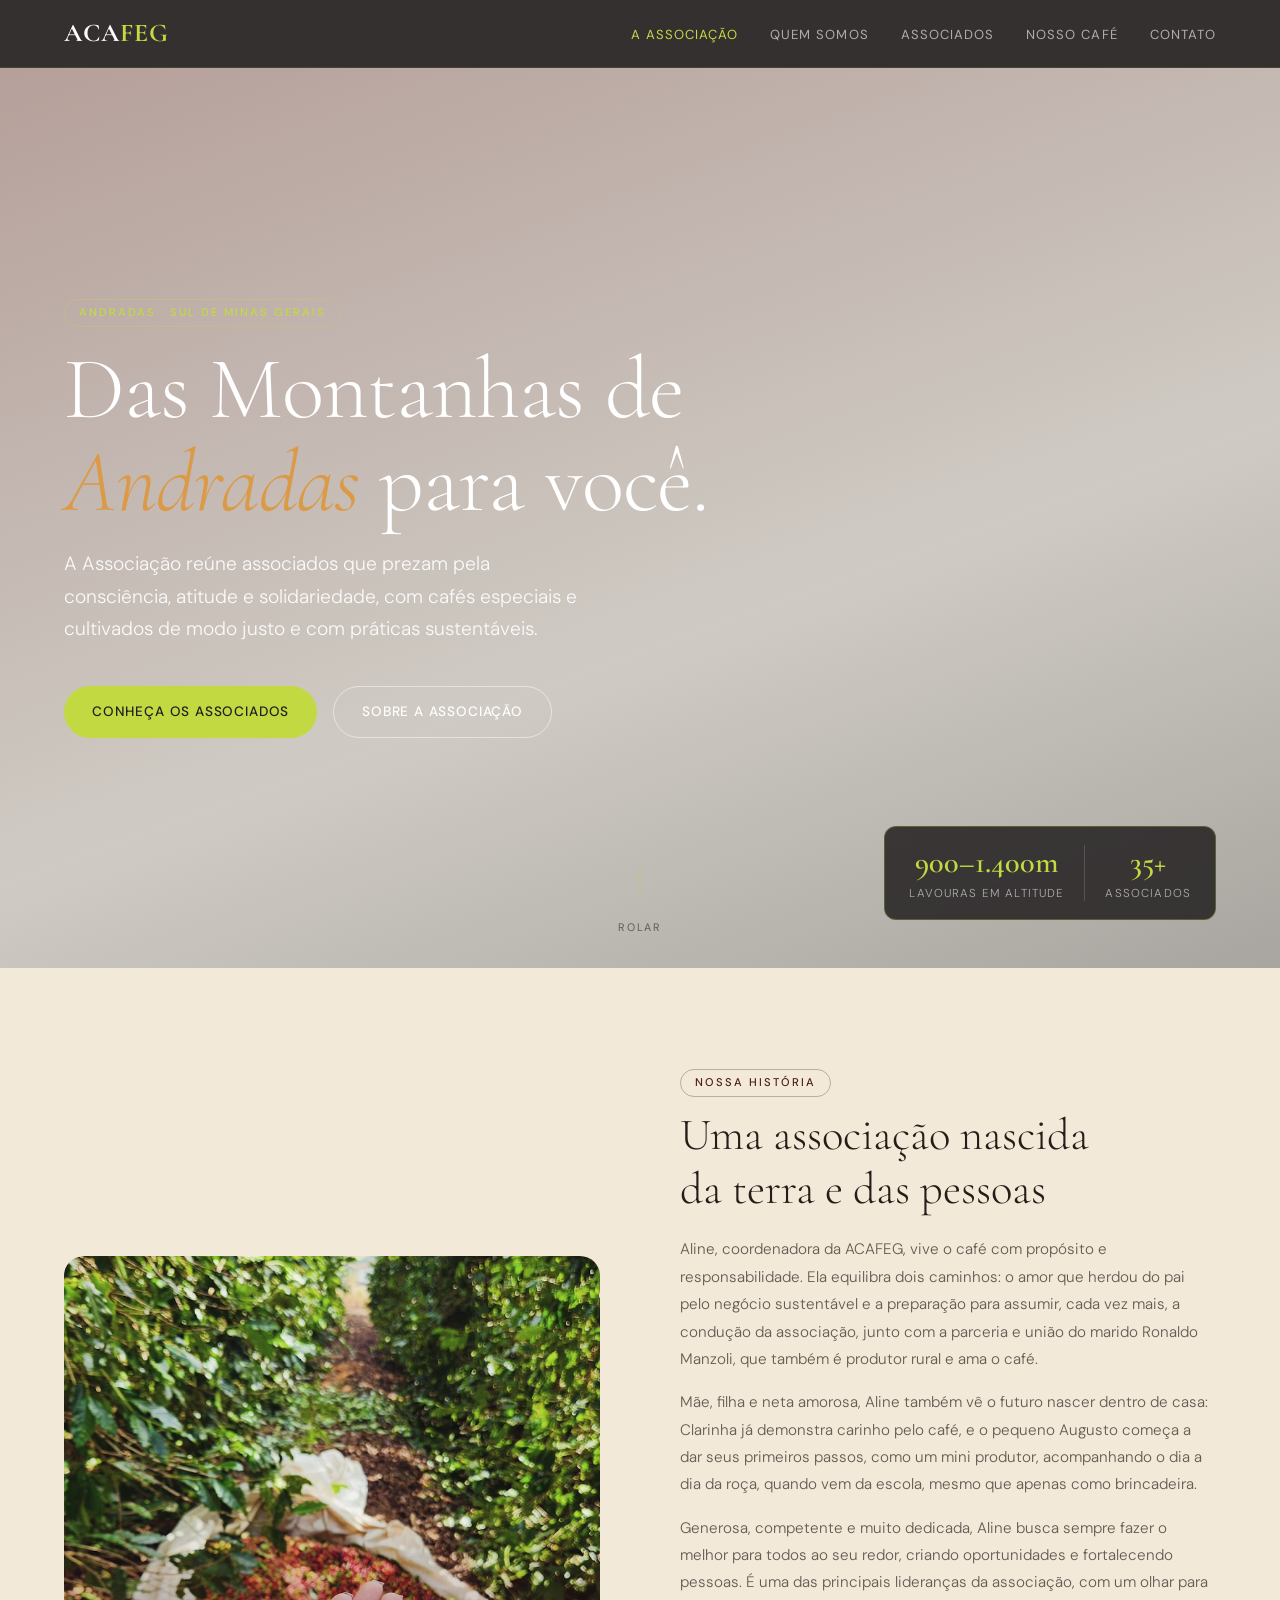
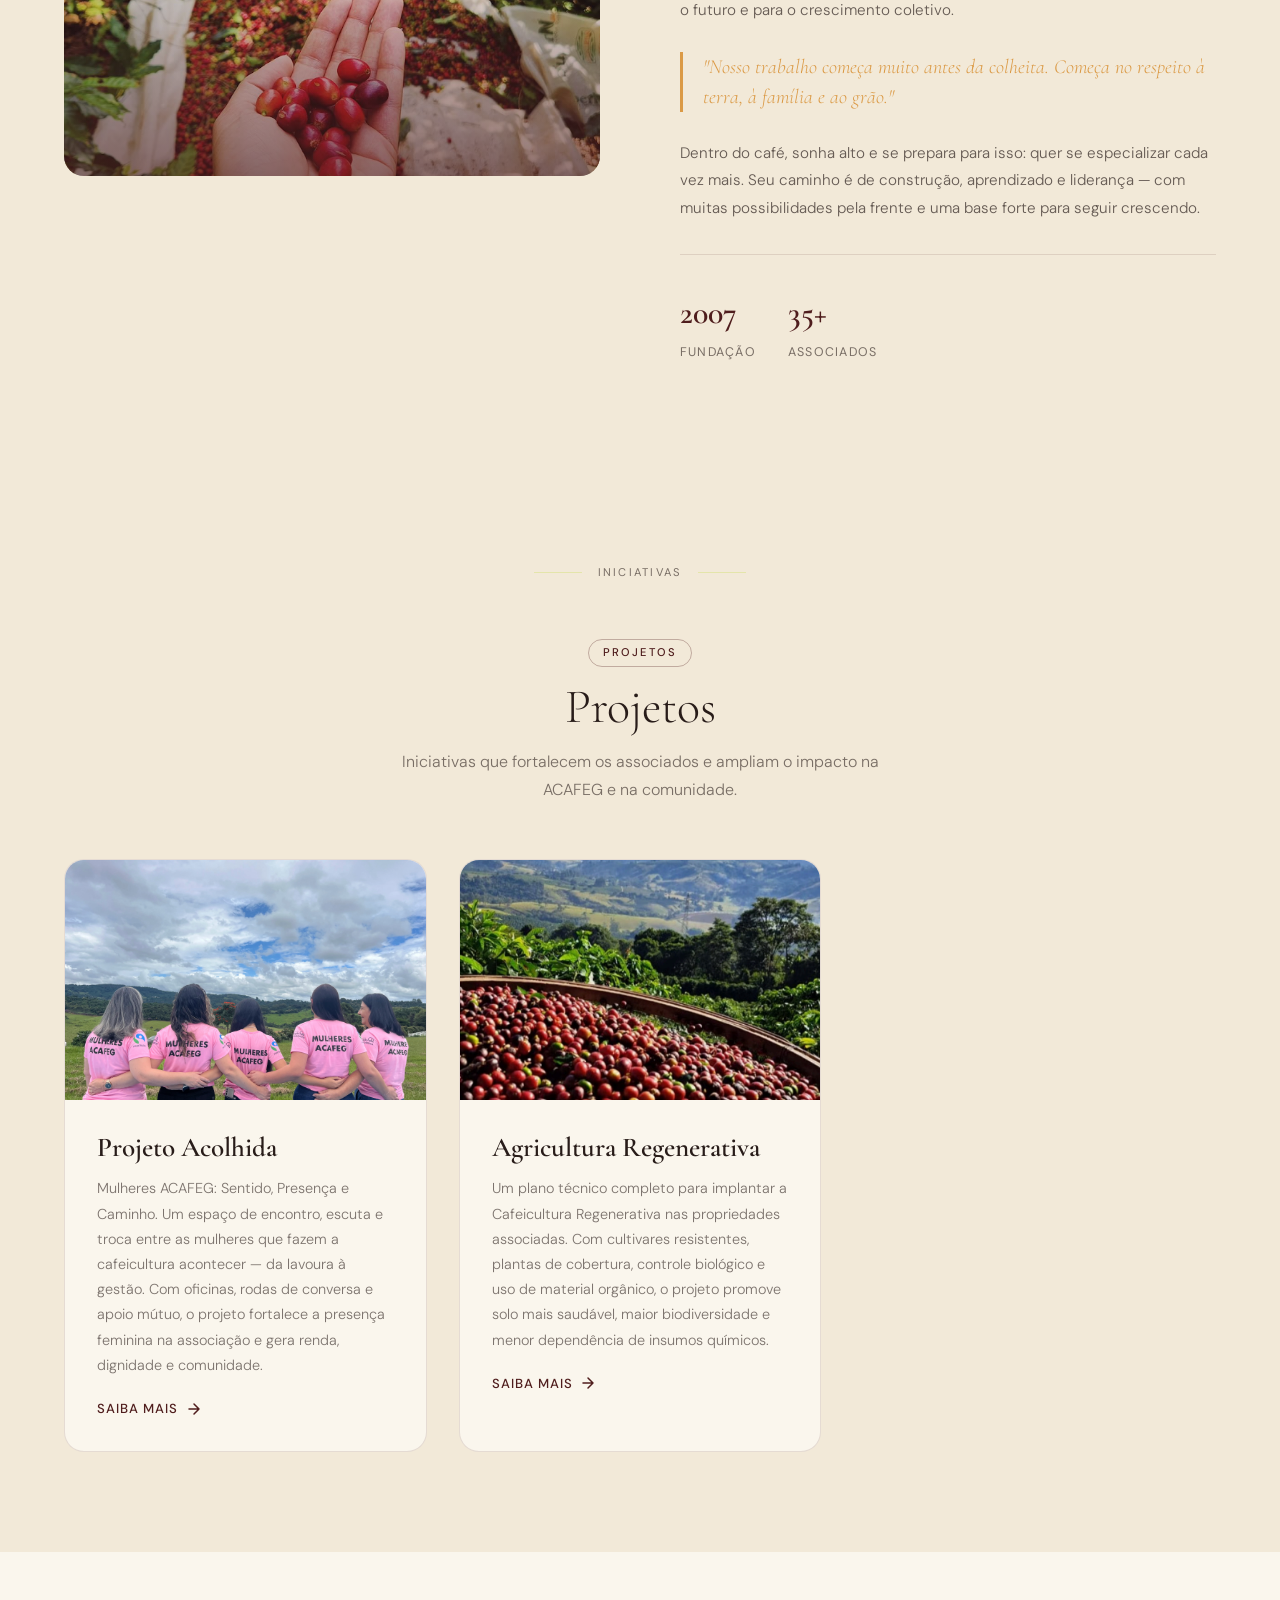
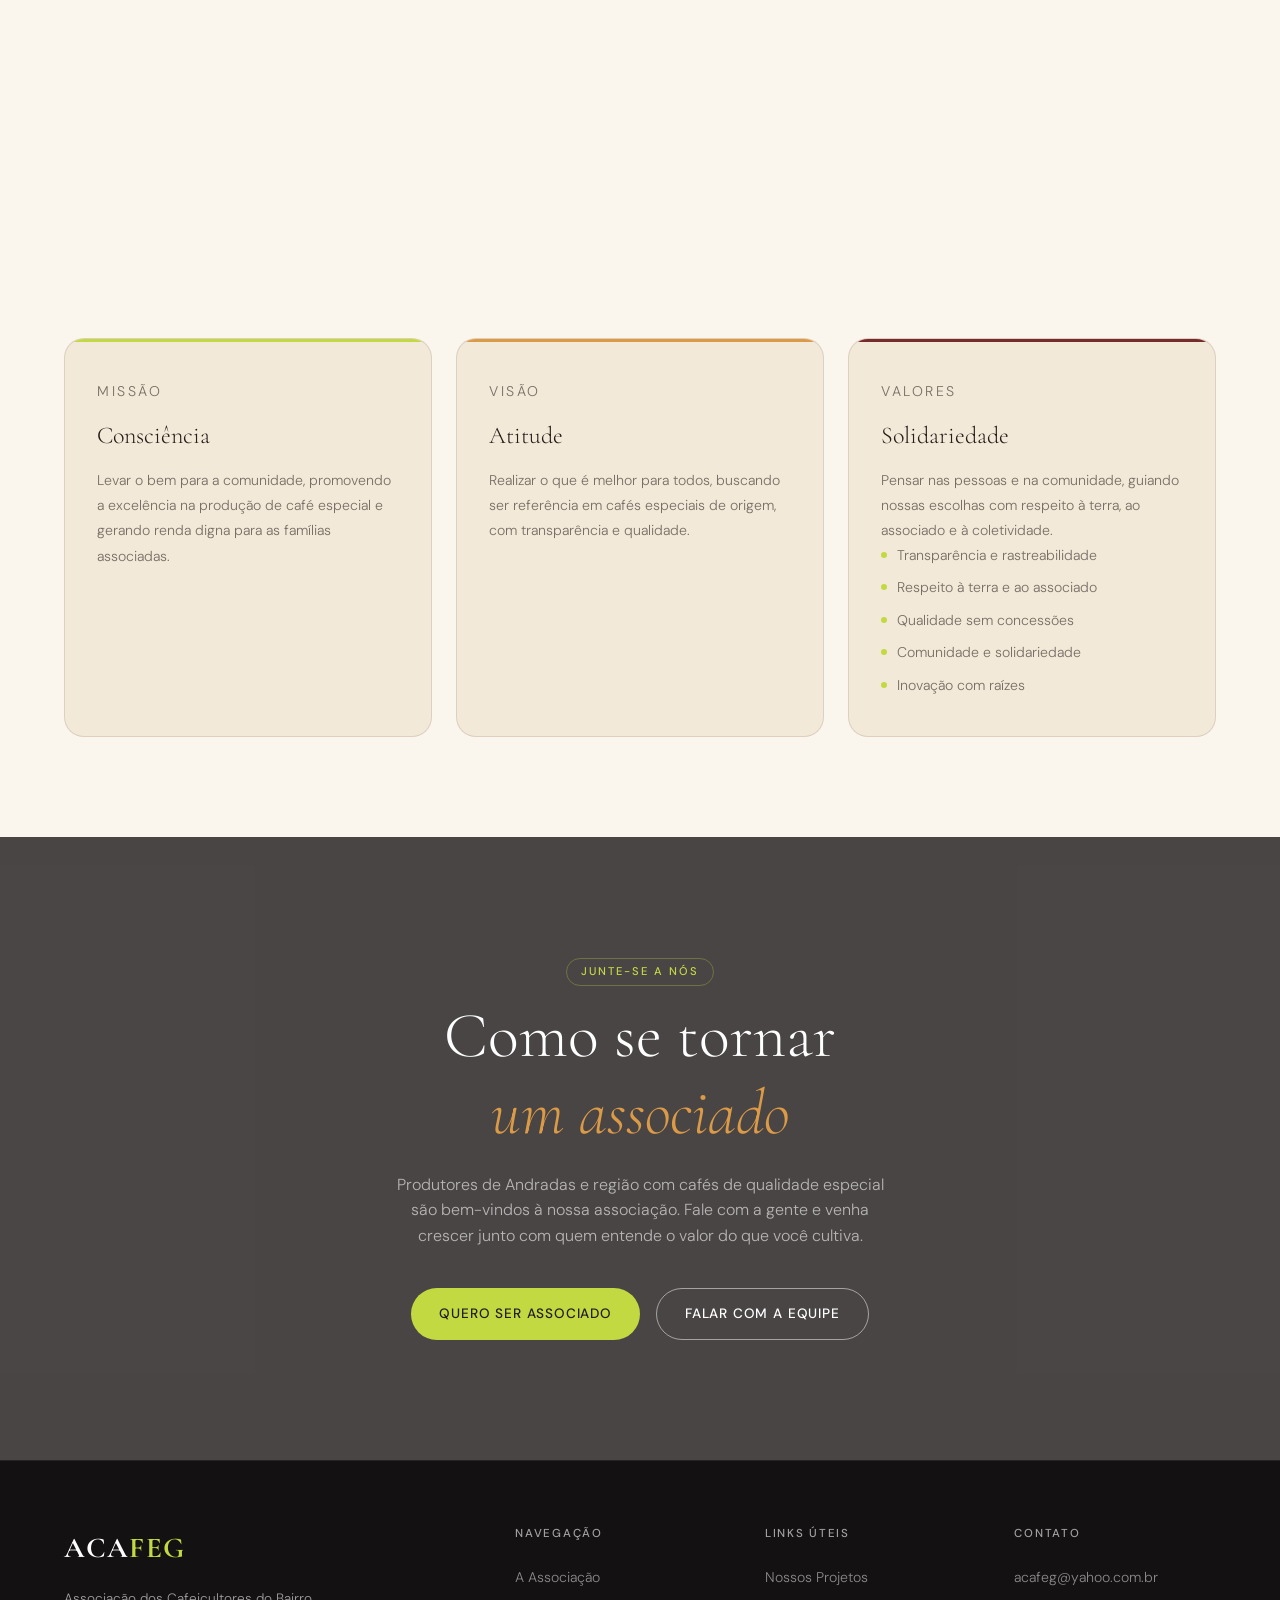
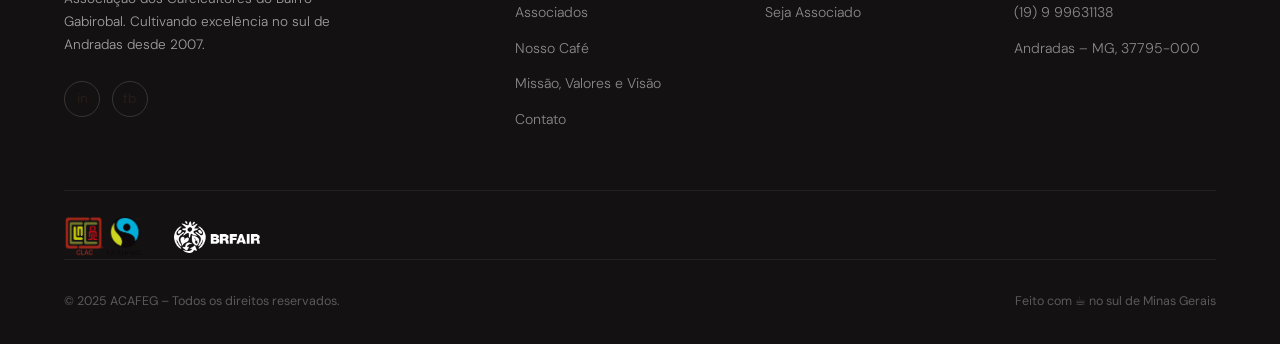
<file: index.html>
<!DOCTYPE html>
<html lang="pt-BR">

<head>
  <meta charset="UTF-8" />
  <meta name="viewport" content="width=device-width, initial-scale=1.0" />
  <meta name="description"
    content="ACAFEG – Associação dos Cafeicultores do Sul de Minas Gerais. Café especial com origem controlada, cultivado nas montanhas de Andradas." />
  <meta name="keywords" content="café especial, sul de minas, ACAFEG, Andradas, cafés gourmet, produtores de café" />
  <title>ACAFEG – Do Solo Vulcânico à Sua Xícara</title>

  <!-- Favicon -->
  <link rel="icon" href="img/favicon/favicon.ico" sizes="any">
  <link rel="icon" type="image/png" sizes="32x32" href="img/favicon/favicon-32x32.png">
  <link rel="icon" type="image/png" sizes="16x16" href="img/favicon/favicon-16x16.png">
  <link rel="apple-touch-icon" href="img/favicon/apple-touch-icon.png">

  <!-- Google Fonts: Cormorant Garamond (serif elegante) + DM Sans (sans-serif moderno) -->
  <link rel="preconnect" href="https://fonts.googleapis.com" />
  <link rel="preconnect" href="https://fonts.gstatic.com" crossorigin />
  <link
    href="https://fonts.googleapis.com/css2?family=Cormorant+Garamond:ital,wght@0,300;0,400;0,600;0,700;1,300;1,400&family=DM+Sans:wght@300;400;500&display=swap"
    rel="stylesheet" />

  <!-- CSS -->
  <link rel="stylesheet" href="style/homeStyle.css">
</head>

<body>

  <!-- ================================================
       NAVBAR
  ================================================= -->
  <nav class="navbar" role="navigation" aria-label="Navegação principal">
    <a href="#" class="navbar-logo">ACA<span>FEG</span></a>
    <ul class="navbar-links" id="nav-menu">
      <li><a class="actvate" href="index.html">A Associação</a></li>
      <li><a href="pages/aboutUs.html">Quem somos</a></li>
      <li><a href="pages/associates.html">Associados</a></li>
      <li><a href="pages/store.html">Nosso Café</a></li>
      <li><a href="pages/contact.html">Contato</a></li>
    </ul>
    <button class="nav-toggle" id="nav-toggle" aria-label="Abrir menu">
      <span></span><span></span><span></span>
    </button>
  </nav>

  <!-- ================================================
       HERO
  ================================================= -->
  <section class="hero" aria-label="Apresentação">
    <div class="hero-bg" role="img" aria-label="Lavoura de café nas montanhas do sul de Minas Gerais"></div>
    <div class="hero-overlay"></div>
    <div class="hero-content">
      <span class="tag reveal">Andradas · Sul de Minas Gerais</span>
      <h1 class="hero-headline reveal reveal-d1">
        Das Montanhas de <em>Andradas</em> para você.
      </h1>
      <p class="hero-sub reveal reveal-d2">
        A Associação reúne associados que prezam pela consciência, atitude e solidariedade, com cafés especiais e cultivados de modo justo e com práticas sustentáveis. 
      </p>
      <div class="hero-ctas reveal reveal-d3">
        <a href="pages/associates.html" class="btn btn-primary">Conheça os Associados</a>
        <a href="pages/aboutUs.html" class="btn btn-outline">Sobre a Associação</a>
      </div>
    </div>

    <div class="hero-badge reveal reveal-d4">
      <div class="hero-badge-stat">
        <strong>900–1.400m</strong>
        <span>lavouras em altitude</span>
      </div>
      <div class="hero-badge-divider"></div>
      <div class="hero-badge-stat">
        <strong>35+</strong>
        <span>associados</span>
      </div>
    </div>

    <div class="scroll-hint" aria-hidden="true">
      <div class="scroll-hint-line"></div>
      <span>Rolar</span>
    </div>
  </section>

  <section class="sobre" id="sobre" aria-label="Nossa história">
    <div class="container">
      <div class="sobre-grid">

        <div class="sobre-img-wrap reveal">
          <img src="img/imagemHome.png" 
          alt="Produtores da ACAFEG na lavoura em Andradas, Minas Gerais" loading="lazy" />
        </div>

        <div class="sobre-text reveal reveal-d2">
          <span class="tag">Nossa História</span>
          <h2 class="section-title">Uma associação nascida<br>da terra e das pessoas</h2>

          <p>Aline, coordenadora da ACAFEG, vive o café com propósito e responsabilidade. Ela equilibra dois caminhos: o amor que herdou do pai pelo negócio sustentável e a preparação para assumir, cada vez mais, a condução da associação, junto com a parceria e união do marido Ronaldo Manzoli, que também é produtor rural e ama o café. </p>

          <p>Mãe, filha e neta amorosa, Aline também vê o futuro nascer dentro de casa: Clarinha já demonstra carinho pelo café, e o pequeno Augusto começa a dar seus primeiros passos, como um mini produtor, acompanhando o dia a dia da roça, quando vem da escola, mesmo que apenas como brincadeira. </p>

          <p>
            Generosa, competente e muito dedicada, Aline busca sempre fazer o melhor para todos ao seu redor, criando oportunidades e fortalecendo pessoas. É uma das principais lideranças da associação, com um olhar para o futuro e para o crescimento coletivo.
          </p>

          <blockquote>
            "Nosso trabalho começa muito antes da colheita. Começa no respeito à terra, à família e ao grão."
          </blockquote>

          <p>Dentro do café, sonha alto e se prepara para isso: quer se especializar cada vez mais. Seu caminho é de construção, aprendizado e liderança — com muitas possibilidades pela frente e uma base forte para seguir crescendo.</p>

          <div class="sobre-stats">
            <div class="sobre-stat">
              <strong>2007</strong>
              <span>Fundação</span>
            </div>
            <div class="sobre-stat">
              <strong>35+</strong>
              <span>Associados</span>
            </div>
          </div>
        </div>

      </div>
    </div>
  </section>

  <!-- ================================================
     PROJETOS
================================================= -->
  <section class="projetos" id="projetos" aria-label="Nossos projetos">
    <div class="container">
      <div class="section-header reveal" style="text-align:center">
        <div class="divider">Iniciativas</div>
        <span class="tag">Projetos</span>
        <h2 class="section-title">Projetos</h2>
        <p class="section-sub" style="margin-inline:auto">Iniciativas que fortalecem os associados e ampliam o impacto
          na ACAFEG e na comunidade.</p>
      </div>

      <div class="projetos-grid">

        <article class="projeto-card reveal reveal-d1">
          <div class="projeto-img-wrap">
            <img src="img/ProjetoAcolhidas.webp"
              alt="Projeto Acolhida — capacitação de produtores" loading="lazy" />
          </div>
          <div class="projeto-body">
            <h3>Projeto Acolhida</h3>
            <p>Mulheres ACAFEG: Sentido, Presença e Caminho. Um espaço de encontro, escuta e troca entre as mulheres que fazem a cafeicultura acontecer — da lavoura à gestão. Com oficinas, rodas de conversa e apoio mútuo, o projeto fortalece a presença feminina na associação e gera renda, dignidade e comunidade.</p>
            <a href="/docs/Projeto-Acolhida.pdf" class="projeto-link" target="_blank">
              Saiba mais
              <svg width="14" height="14" viewBox="0 0 14 14" fill="none" aria-hidden="true">
                <path d="M2 7h10M7 2l5 5-5 5" stroke="currentColor" stroke-width="1.5" stroke-linecap="round"
                  stroke-linejoin="round" />
              </svg>
            </a>
          </div>
        </article>

        <article class="projeto-card reveal reveal-d2">
          <div class="projeto-img-wrap">
            <img src="img/AgriculturaRegenerativa.png"
              alt="Projeto Raízes — rastreabilidade e certificação" loading="lazy" >
          </div>
          <div class="projeto-body">
            <h3>Agricultura Regenerativa</h3>
            <p>Um plano técnico completo para implantar a Cafeicultura Regenerativa nas propriedades associadas. Com cultivares resistentes, plantas de cobertura, controle biológico e uso de material orgânico, o projeto promove solo mais saudável, maior biodiversidade e menor dependência de insumos químicos.</p>
            <a href="/docs/Projeto-Agricultura-Regenerativa.pdf" class="projeto-link" target="_blank">
              Saiba mais
              <svg width="14" height="14" viewBox="0 0 14 14" fill="none" aria-hidden="true">
                <path d="M2 7h10M7 2l5 5-5 5" stroke="currentColor" stroke-width="1.5" stroke-linecap="round"
                  stroke-linejoin="round" />
              </svg>
            </a>
          </div>
        </article>

      </div>
    </div>
  </section>

  <section class="institucional" id="institucional" aria-label="Missão, visão e valores">
    <div class="container">
      <div class="section-header reveal" style="text-align:center">
        <div class="divider">Propósito</div>
        <span class="tag">Quem Somos</span>
        <h2 class="section-title">O que nos move<br>todos os dias</h2>
      </div>

      <div class="mvv-grid">
        <div class="mvv-card missao reveal reveal-d1">
          <p class="mvv-label">Missão</p>
          <h3>Consciência</h3>
          <p>Levar o bem para a comunidade, promovendo a excelência na produção de café especial e gerando renda digna
            para as famílias associadas.</p>
        </div>
        <div class="mvv-card visao reveal reveal-d2">
          <p class="mvv-label">Visão</p>
          <h3>Atitude</h3>
          <p>Realizar o que é melhor para todos, buscando ser referência em cafés especiais de origem, com
            transparência e qualidade.</p>
        </div>
        <div class="mvv-card valores reveal reveal-d3">
          <p class="mvv-label">Valores</p>
          <h3>Solidariedade</h3>
          <p>Pensar nas pessoas e na comunidade, guiando nossas escolhas com respeito à terra, ao associado e à
            coletividade.</p>
          <ul class="mvv-valores-list">
            <li>Transparência e rastreabilidade</li>
            <li>Respeito à terra e ao associado</li>
            <li>Qualidade sem concessões</li>
            <li>Comunidade e solidariedade</li>
            <li>Inovação com raízes</li>
          </ul>
        </div>
      </div>
    </div>
  </section>

  <section class="cta-final" id="contato" aria-label="Faça parte da ACAFEG">
    <div class="cta-final-bg" role="img" aria-label="Grãos de café sendo colhidos"></div>
    <div class="cta-final-overlay"></div>
    <div class="container">
      <span class="tag reveal">Junte-se a nós</span>
      <h2 class="section-title reveal reveal-d1">Como se tornar<br><em
          style="color:var(--ouro);font-style:italic;">um associado</em></h2>
      <p class="reveal reveal-d2">Produtores de Andradas e região com cafés de qualidade especial são bem-vindos à
        nossa associação. Fale com a gente e venha crescer junto com quem entende o valor do que você cultiva.</p>
      <div class="cta-final-btns reveal reveal-d3">
        <a target="_blank" href="https://wa.me/55199996311388?text=Ol%C3%A1%2C%20gostaria%20de%20me%20tornar%20um%20associado%20da%20ACAFEG"
          class="btn btn-primary">Quero ser associado</a>
        <a target="_blank" href="https://wa.me/55199996311388"
          class="btn btn-outline">Falar com a equipe</a>
      </div>
    </div>
  </section>

  <footer role="contentinfo">
    <div class="container">
      <div class="footer-grid">

        <div class="footer-brand">
          <div class="navbar-logo">ACA<span>FEG</span></div>
          <p>Associação dos Cafeicultores do Bairro Gabirobal. Cultivando excelência no sul de Andradas
            desde 2007.</p>
          <div class="footer-social">
            <a href="https://www.instagram.com/acafeg.andradas/" aria-label="Instagram">in</a>
            <a href="https://www.facebook.com/acafeg.fairtradecoffee/" aria-label="Facebook">fb</a>
          </div>
        </div>

        <div class="footer-col">
          <h4>Navegação</h4>
          <ul>
            <li><a href="pages/aboutUs.html">A Associação</a></li>
            <li><a href="pages/associates.html">Associados</a></li>
            <li><a href="pages/store.html">Nosso Café</a></li>
            <li><a href="#institucional">Missão, Valores e Visão</a></li>
            <li><a href="pages/contact.html">Contato</a></li>
          </ul>
        </div>

        <div class="footer-col">
          <h4>Links Úteis</h4>
          <ul>
            <li><a href="#projetos">Nossos Projetos</a></li>
            <li><a href="https://wa.me/5519999631138?text=Ol%C3%A1%2C%20gostaria%20de%20me%20tornar%20um%20associado%20da%20ACAFEG">Seja Associado</a></li>
          </ul>
        </div>

        <div class="footer-col">
          <h4>Contato</h4>
          <ul>
            <li><a href="mailto:acafeg@yahoo.com.br">acafeg@yahoo.com.br</a></li>
            <li><a href="tel:+5519999631138">(19) 9 99631138</a></li>
            <li><a href="#">Andradas – MG, 37795-000</a></li>
          </ul>
        </div>

      </div>

      <div class="footer-certs" style="display:flex;align-items:center;gap:28px;flex-wrap:wrap;padding-top:24px;border-top:1px solid rgba(255,255,255,0.07)">
        <img src="img/Logos/Clac_Fairtrade.png" alt="Certificações CLAC e Fairtrade" loading="lazy" style="height:44px;width:auto" />
        <img src="img/Logos/BRFair.png" alt="Fairtrade Brasil" loading="lazy" style="height:32px;width:auto" />
      </div>

      <div class="footer-bottom">
        <p>© 2025 ACAFEG – Todos os direitos reservados.</p>
        <p>Feito com ☕ no sul de Minas Gerais</p>
      </div>
    </div>
  </footer>

  <script>
    const toggle = document.getElementById('nav-toggle');
    const menu = document.getElementById('nav-menu');

    toggle.addEventListener('click', () => {
      menu.classList.toggle('open');
    });

    menu.querySelectorAll('a').forEach(link => {
      link.addEventListener('click', () => menu.classList.remove('open'));
    });


    const observer = new IntersectionObserver((entries) => {
      entries.forEach(entry => {
        if (entry.isIntersecting) {
          entry.target.classList.add('visible');

          observer.unobserve(entry.target);
        }
      });
    }, { threshold: 0.15 });

    document.querySelectorAll('.reveal').forEach(el => observer.observe(el));

    const navbar = document.querySelector('.navbar');
    let ticking = false;

    window.addEventListener('scroll', () => {
      if (!ticking) {
        requestAnimationFrame(() => {

          navbar.style.borderBottomColor = window.scrollY > 60
            ? 'rgba(195, 217, 65, 0.2)'
            : 'rgba(195, 217, 65, 0.12)';
          ticking = false;
        });
        ticking = true;
      }
    });
  </script>

</body>

</html>
</file>
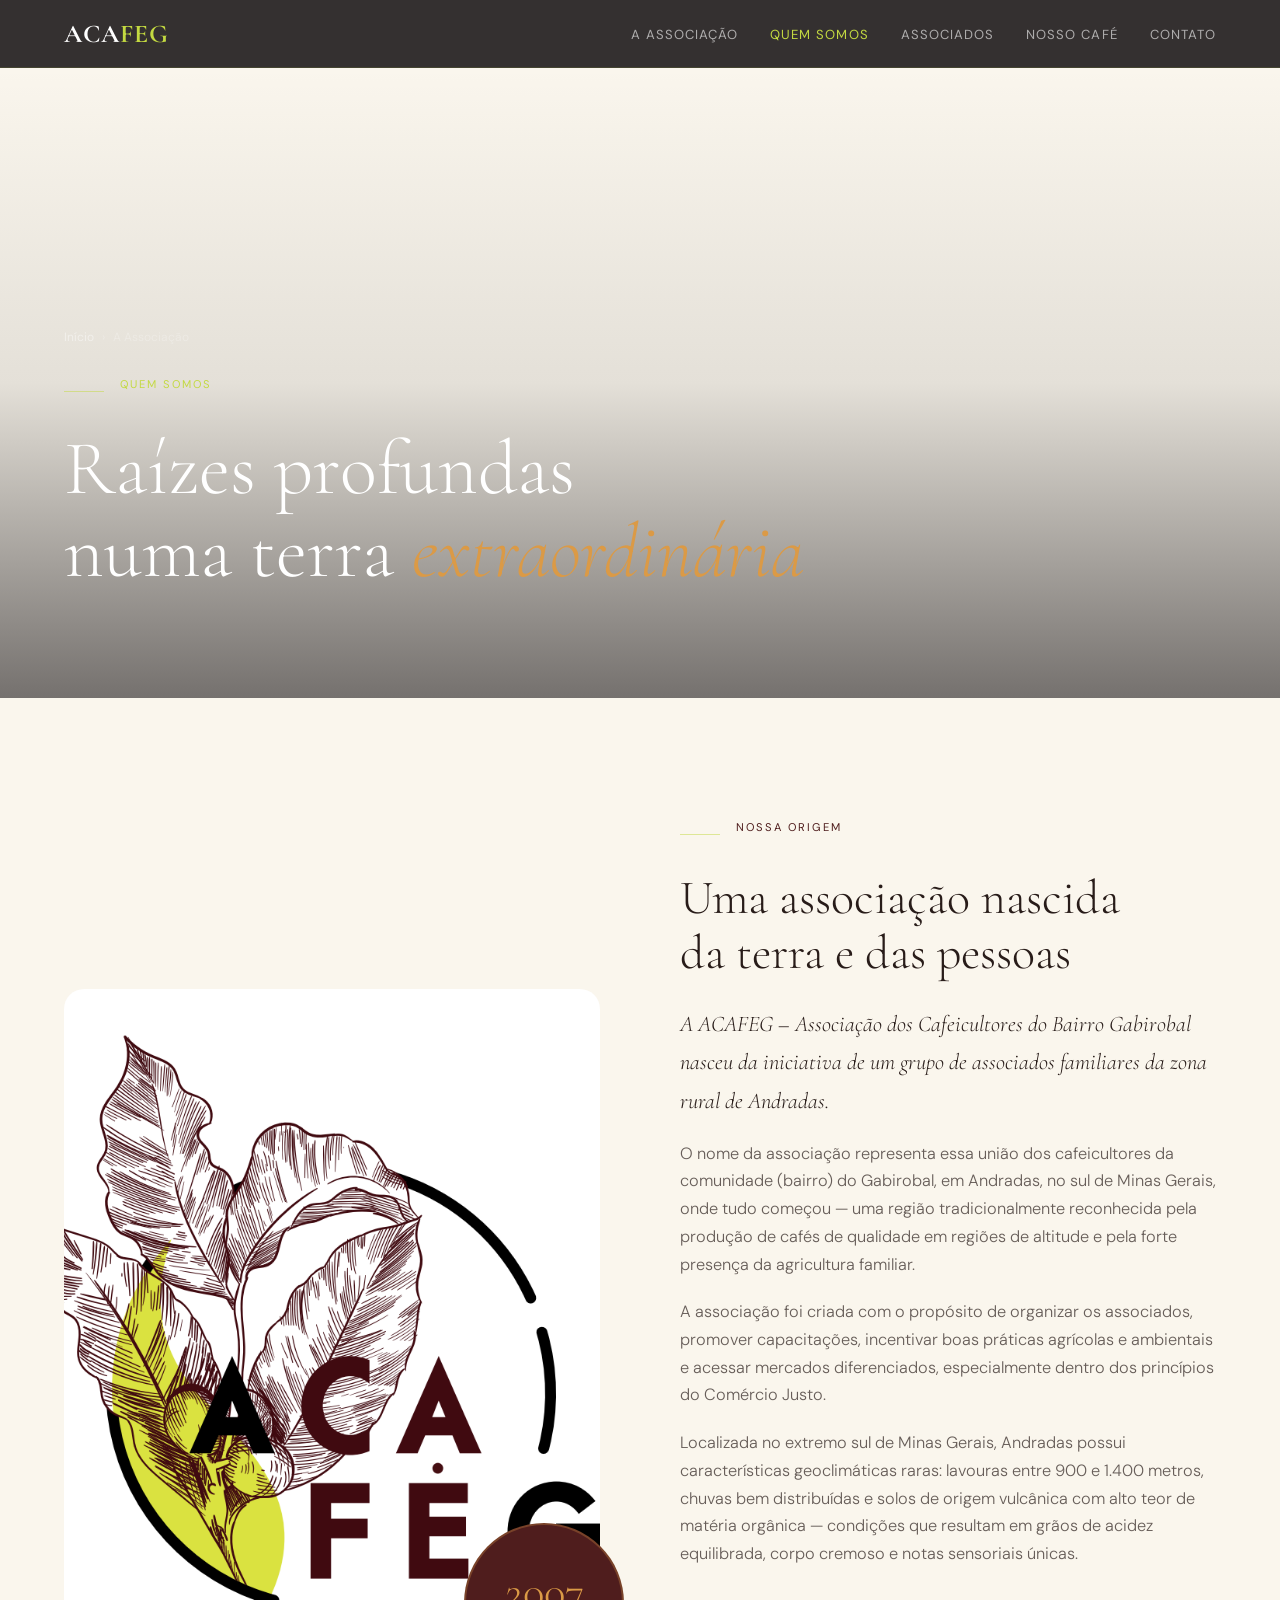
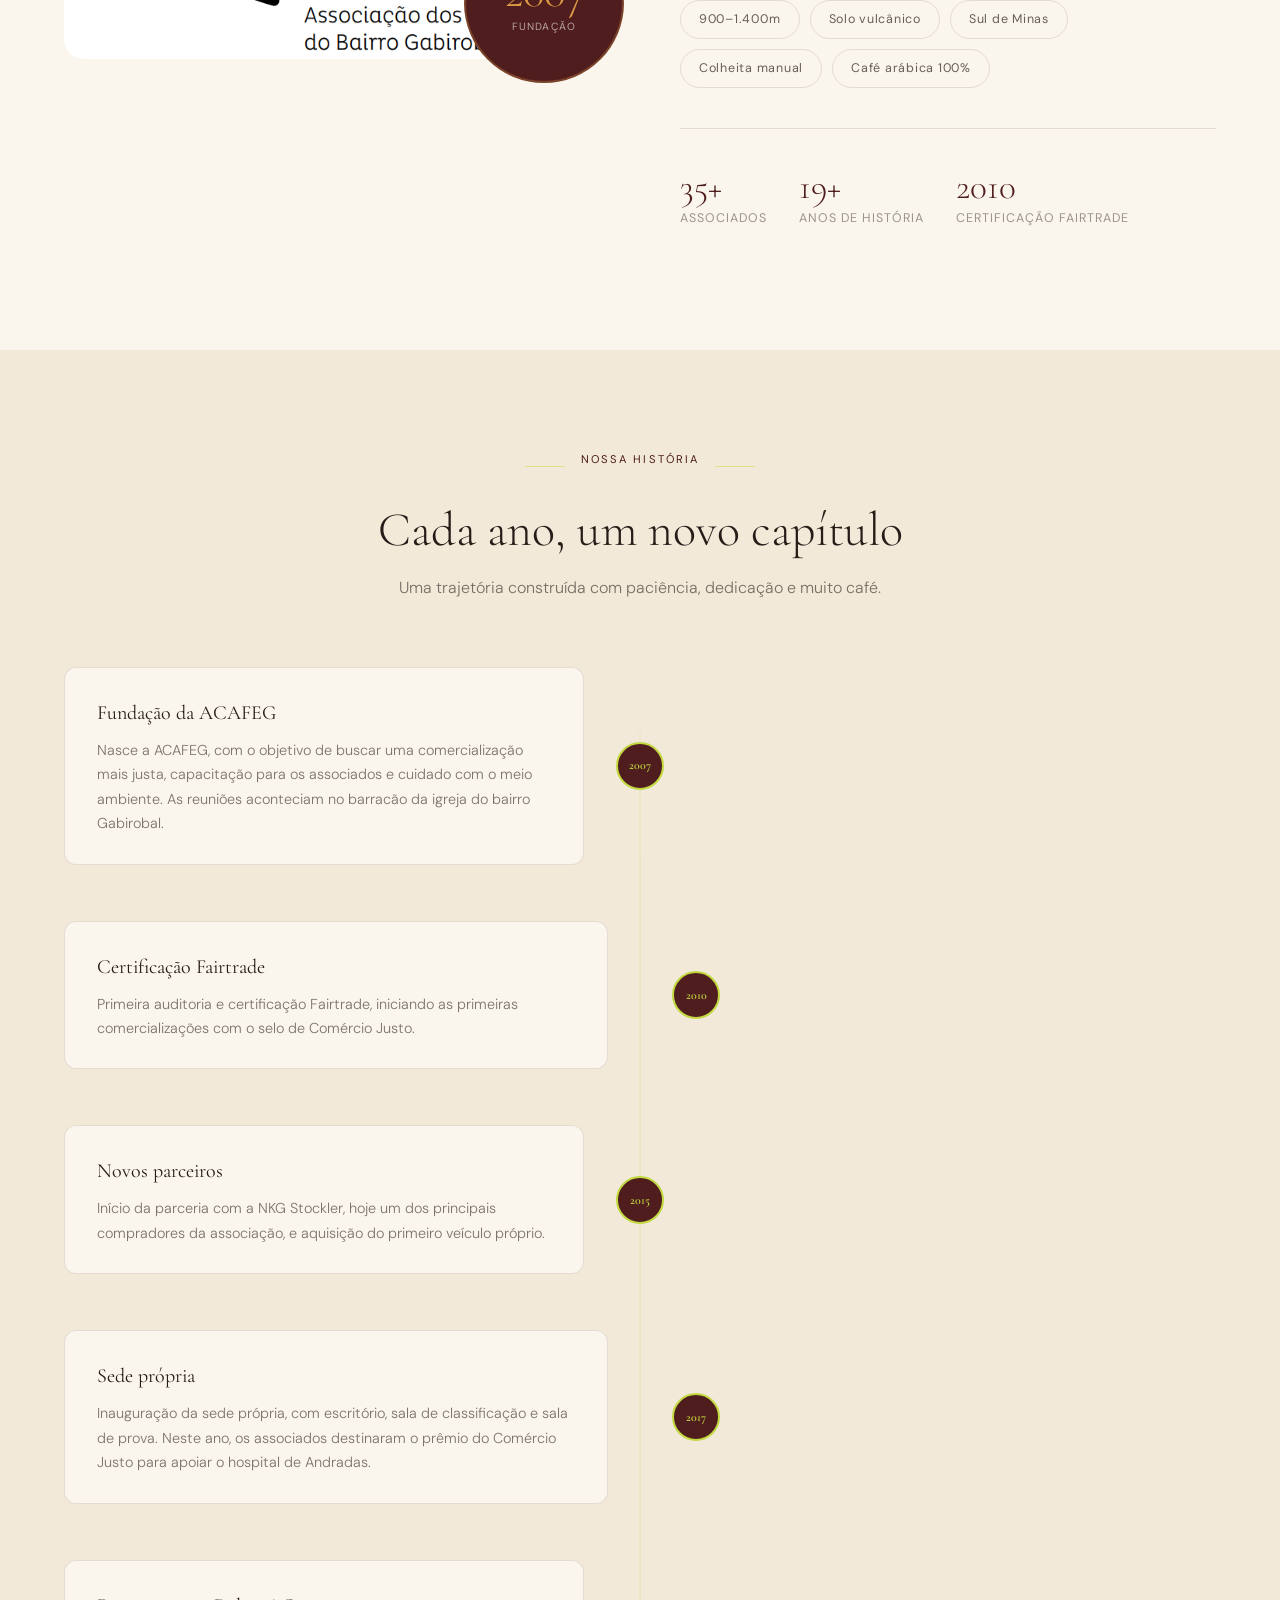
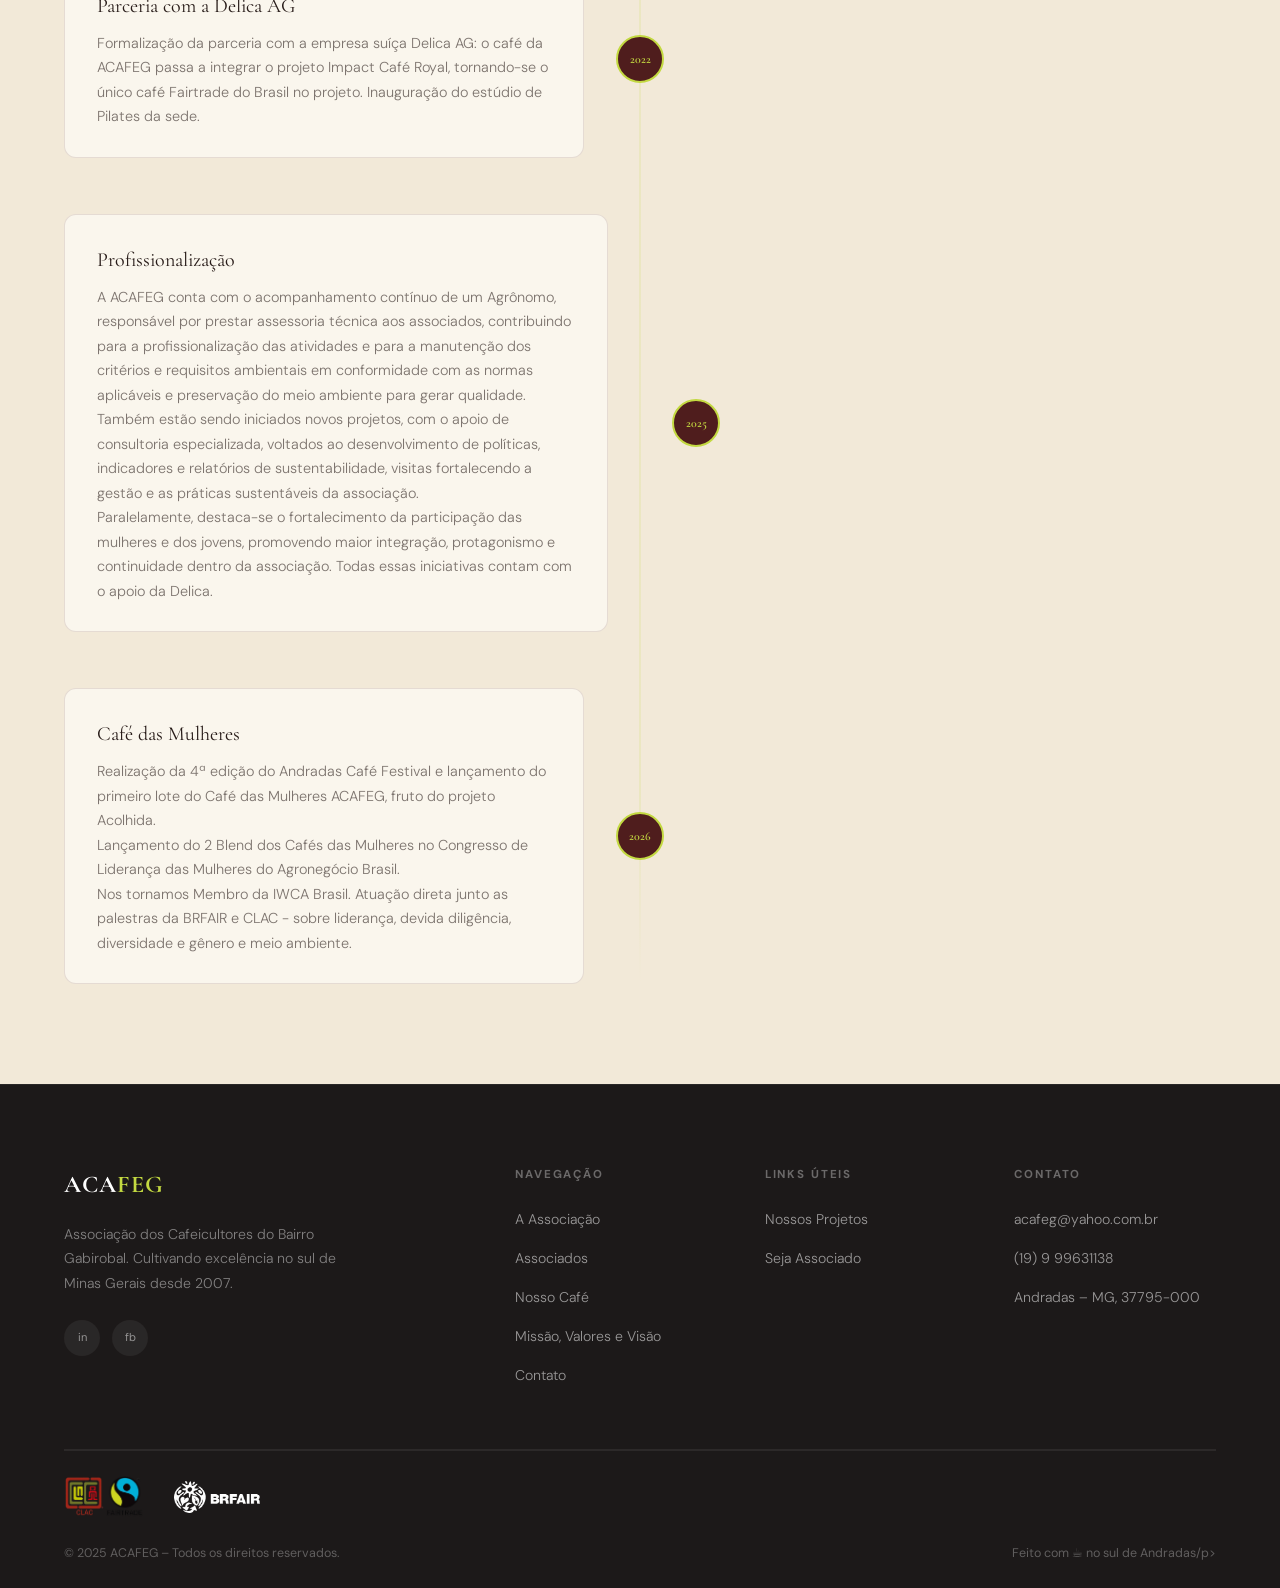
<file: pages/aboutUs.html>
<!DOCTYPE html>
<html lang="pt-BR">
<head>
  <meta charset="UTF-8" />
  <meta name="viewport" content="width=device-width, initial-scale=1.0" />
  <meta name="description" content="Conheça a ACAFEG – Associação dos Cafeicultores Especiais de Andradas e Região. Nossa história, missão, valores e as pessoas por trás do café especial do sul de Minas Gerais." />
  <title>Quem Somos | ACAFEG – Cafés Especiais do Sul de Minas</title>

  <!-- Favicon -->
  <link rel="icon" href="../img/favicon/favicon.ico" sizes="any">
  <link rel="icon" type="image/png" sizes="32x32" href="../img/favicon/favicon-32x32.png">
  <link rel="icon" type="image/png" sizes="16x16" href="../img/favicon/favicon-16x16.png">
  <link rel="apple-touch-icon" href="../img/favicon/apple-touch-icon.png">

  <!-- Fonts -->
  <link rel="preconnect" href="https://fonts.googleapis.com" />
  <link rel="preconnect" href="https://fonts.gstatic.com" crossorigin />
  <link href="https://fonts.googleapis.com/css2?family=Cormorant+Garamond:ital,wght@0,300;0,400;0,600;1,300;1,400&family=DM+Sans:wght@300;400;500&display=swap" rel="stylesheet" />

  <!-- CSS -->
   <link rel="stylesheet" href="../style/aboutUsStyle.css">
</head>

<body>
  

  <!-- ─── Navbar ──────────────────────────────────────────────────── -->
  <nav class="navbar" role="navigation" aria-label="Navegação principal">
    <a href="#" class="navbar-logo">ACA<span>FEG</span></a>
    <ul class="navbar-links" id="nav-menu">
      <li><a href="../index.html">A Associação</a></li>
      <li><a class="actvate" href="aboutUs.html">Quem somos</a></li>
      <li><a href="associates.html">Associados</a></li>
      <li><a href="store.html">Nosso Café</a></li>
      <li><a href="contact.html">Contato</a></li>
    </ul>
    <button class="nav-toggle" id="nav-toggle" aria-label="Abrir menu">
      <span></span><span></span><span></span>
    </button>
  </nav>

  <main>
    <!-- ─── Hero ─────────────────────────────────────────────────── -->
    <section class="hero-inner" aria-label="Cabeçalho da página Quem Somos">
      <div class="container">
        <nav class="hero-breadcrumb" aria-label="Breadcrumb">
          <a href="../index.html">Início</a>
          <span>›</span>
          <span>A Associação</span>
        </nav>
        <div class="ornament">
          <div class="ornament-line"></div>
          <span class="tag">Quem somos</span>
        </div>
        <h1>
          Raízes profundas<br>
          numa terra <em>extraordinária</em>
        </h1>
      </div>
    </section>

    <!-- ─── Origem ────────────────────────────────────────────────── -->
    <section class="section-origem" aria-label="Nossa origem">
      <div class="container">
        <div class="origem-grid">

          <div class="origem-visual fade-up">
            <img
              class="origem-img-main"
              src="../img/image.png"
              alt="Produtores de café especial em Andradas, Minas Gerais"
              loading="lazy"
            />
            <div class="origem-img-badge" aria-label="Fundada em 2007">
              <strong>2007</strong>
              <span>Fundação</span>
            </div>
          </div>

          <div class="origem-content fade-up fade-up-delay-2">
            <div class="ornament">
              <div class="ornament-line"></div>
              <span class="tag">Nossa origem</span>
            </div>
            <h2 class="section-title" style="margin-bottom:24px">
              Uma associação nascida<br>da terra e das pessoas
            </h2>

            <p>
              A ACAFEG – Associação dos Cafeicultores do Bairro Gabirobal nasceu da iniciativa de um
              grupo de associados familiares da zona rural de Andradas.
            </p>

            <p>
              O nome da associação representa essa união dos cafeicultores da comunidade (bairro) do
              Gabirobal, em Andradas, no sul de Minas Gerais, onde tudo começou — uma região
              tradicionalmente reconhecida pela produção de cafés de qualidade em regiões de altitude
              e pela forte presença da agricultura familiar.
            </p>

            <p>
              A associação foi criada com o propósito de organizar os associados, promover
              capacitações, incentivar boas práticas agrícolas e ambientais e acessar mercados
              diferenciados, especialmente dentro dos princípios do Comércio Justo.
            </p>

            <p>
              Localizada no extremo sul de Minas Gerais, Andradas possui características
              geoclimáticas raras: lavouras entre 900 e 1.400 metros, chuvas bem distribuídas
              e solos de origem vulcânica com alto teor de matéria orgânica — condições que
              resultam em grãos de acidez equilibrada, corpo cremoso e notas sensoriais únicas.
            </p>

            <div class="territorio-tags" role="list" aria-label="Características do território">
              <span class="territorio-tag" role="listitem">900–1.400m</span>
              <span class="territorio-tag" role="listitem">Solo vulcânico</span>
              <span class="territorio-tag" role="listitem">Sul de Minas</span>
              <span class="territorio-tag" role="listitem">Colheita manual</span>
              <span class="territorio-tag" role="listitem">Café arábica 100%</span>
            </div>

            <div class="origem-stats" role="list">
              <div class="stat-item" role="listitem">
                <strong>35+</strong>
                <span>Associados</span>
              </div>
              <div class="stat-item" role="listitem">
                <strong>19+</strong>
                <span>Anos de história</span>
              </div>
              <div class="stat-item" role="listitem">
                <strong>2010</strong>
                <span>Certificação Fairtrade</span>
              </div>
            </div>
          </div>

        </div>
      </div>
    </section>

    <!-- ─── Timeline ─────────────────────────────────────────────── -->
    <section class="section-timeline" aria-label="Nossa história">
      <div class="container">
        <header class="section-header fade-up" style="text-align:center; max-width:560px; margin-inline:auto">
          <div class="ornament" style="justify-content:center">
            <div class="ornament-line"></div>
            <span class="tag">Nossa história</span>
            <div class="ornament-line"></div>
          </div>
          <h2 class="section-title">Cada ano, um novo capítulo</h2>
          <p class="section-subtitle" style="margin-inline:auto">
            Uma trajetória construída com paciência, dedicação e muito café.
          </p>
        </header>

        <div class="timeline" role="list">

          <div class="timeline-item fade-up" role="listitem">
            <div class="timeline-content">
              <h3>Fundação da ACAFEG</h3>
              <p>Nasce a ACAFEG, com o objetivo de buscar uma comercialização mais justa, capacitação para os associados e cuidado com o meio ambiente. As reuniões aconteciam no barracão da igreja do bairro Gabirobal.</p>
            </div>
            <div class="timeline-dot" aria-label="2007">
              <div class="timeline-dot-circle">2007</div>
            </div>
            <div class="timeline-empty"></div>
          </div>

          <div class="timeline-item fade-up" role="listitem">
            <div class="timeline-empty"></div>
            <div class="timeline-dot" aria-label="2010">
              <div class="timeline-dot-circle">2010</div>
            </div>
            <div class="timeline-content">
              <h3>Certificação Fairtrade</h3>
              <p>Primeira auditoria e certificação Fairtrade, iniciando as primeiras comercializações com o selo de Comércio Justo.</p>
            </div>
          </div>

          <div class="timeline-item fade-up" role="listitem">
            <div class="timeline-content">
              <h3>Novos parceiros</h3>
              <p>Início da parceria com a NKG Stockler, hoje um dos principais compradores da associação, e aquisição do primeiro veículo próprio.</p>
            </div>
            <div class="timeline-dot" aria-label="2015">
              <div class="timeline-dot-circle">2015</div>
            </div>
            <div class="timeline-empty"></div>
          </div>

          <div class="timeline-item fade-up" role="listitem">
            <div class="timeline-empty"></div>
            <div class="timeline-dot" aria-label="2017">
              <div class="timeline-dot-circle">2017</div>
            </div>
            <div class="timeline-content">
              <h3>Sede própria</h3>
              <p>Inauguração da sede própria, com escritório, sala de classificação e sala de prova. Neste ano, os associados destinaram o prêmio do Comércio Justo para apoiar o hospital de Andradas.</p>
            </div>
          </div>

          <div class="timeline-item fade-up" role="listitem">
            <div class="timeline-content">
              <h3>Parceria com a Delica AG</h3>
              <p>Formalização da parceria com a empresa suíça Delica AG: o café da ACAFEG passa a integrar o projeto Impact Café Royal, tornando-se o único café Fairtrade do Brasil no projeto. Inauguração do estúdio de Pilates da sede.</p>
            </div>
            <div class="timeline-dot" aria-label="2022">
              <div class="timeline-dot-circle">2022</div>
            </div>
            <div class="timeline-empty"></div>
          </div>

          <div class="timeline-item fade-up" role="listitem">
            <div class="timeline-empty"></div>
            <div class="timeline-dot" aria-label="2025">
              <div class="timeline-dot-circle">2025</div>
            </div>
            <div class="timeline-content">
              <h3>Profissionalização</h3>
              <p>A ACAFEG conta com o acompanhamento contínuo de um Agrônomo, responsável por prestar assessoria técnica aos associados, contribuindo para a profissionalização das atividades e para a manutenção dos critérios e requisitos ambientais em conformidade com as normas aplicáveis e preservação do meio ambiente para gerar qualidade.<br/>Também estão sendo iniciados novos projetos, com o apoio de consultoria especializada, voltados ao desenvolvimento de políticas, indicadores e relatórios de sustentabilidade, visitas fortalecendo a gestão e as práticas sustentáveis da associação. <br/> Paralelamente, destaca-se o fortalecimento da participação das mulheres e dos jovens, promovendo maior integração, protagonismo e continuidade dentro da associação.

Todas essas iniciativas contam com o apoio da Delica.</p>
            </div>
          </div>

          <div class="timeline-item fade-up" role="listitem">
            <div class="timeline-content">
              <h3>Café das Mulheres</h3>
              <p>Realização da 4ª edição do Andradas Café Festival e lançamento do primeiro lote do Café das Mulheres ACAFEG, fruto do projeto Acolhida.</p>
              <p>Lançamento do 2 Blend dos Cafés das Mulheres no Congresso de Liderança das Mulheres do Agronegócio Brasil.</p>
              <p>Nos tornamos Membro da IWCA Brasil. 
Atuação direta junto as palestras da BRFAIR e CLAC - sobre liderança, devida diligência, diversidade e gênero e meio ambiente.</p>
            </div>
            <div class="timeline-dot" aria-label="2026">
              <div class="timeline-dot-circle">2026</div>
            </div>
            <div class="timeline-empty"></div>
          </div>

        </div>
      </div>
    </section>

  </main>

  <!-- ─── Footer ──────────────────────────────────────────────────── -->
  <footer role="contentinfo">
    <div class="container">
      <div class="footer-grid">

        <div class="footer-brand">
          <div class="navbar-logo">ACA<span>FEG</span></div>
          <p>Associação dos Cafeicultores do Bairro Gabirobal. Cultivando excelência no sul de Minas Gerais
            desde 2007.</p>
          <div class="footer-social">
            <a href="https://www.instagram.com/acafeg.andradas/" aria-label="Instagram">in</a>
            <a href="https://www.facebook.com/acafeg.fairtradecoffee/" aria-label="Facebook">fb</a>
          </div>
        </div>

        <div class="footer-col">
          <h4>Navegação</h4>
          <ul>
            <li><a href="aboutUs.html">A Associação</a></li>
            <li><a href="associates.html">Associados</a></li>
            <li><a href="store.html">Nosso Café</a></li>
            <li><a href="../index.html#institucional">Missão, Valores e Visão</a></li>
            <li><a href="contact.html">Contato</a></li>
          </ul>
        </div>

        <div class="footer-col">
          <h4>Links Úteis</h4>
          <ul>
            <li><a href="../index.html#projetos">Nossos Projetos</a></li>
            <li><a href="https://wa.me/5519999631138?text=Ol%C3%A1%2C%20gostaria%20de%20me%20tornar%20um%20associado%20da%20ACAFEG">Seja Associado</a></li>
          </ul>
        </div>

        <div class="footer-col">
          <h4>Contato</h4>
          <ul>
            <li><a href="mailto:acafeg@yahoo.com.br">acafeg@yahoo.com.br</a></li>
            <li><a href="tel:+5519999631138">(19) 9 99631138</a></li>
            <li><a href="#">Andradas – MG, 37795-000</a></li>
          </ul>
        </div>

      </div>

      <div class="footer-certs" style="display:flex;align-items:center;gap:28px;flex-wrap:wrap;padding-top:24px;border-top:1px solid rgba(255,255,255,0.07)">
        <img src="../img/Logos/Clac_Fairtrade.png" alt="Certificações CLAC e Fairtrade" loading="lazy" style="height:44px;width:auto" />
        <img src="../img/Logos/BRFair.png" alt="Fairtrade Brasil" loading="lazy" style="height:32px;width:auto" />
      </div>

      <div class="footer-bottom">
        <p>© 2025 ACAFEG – Todos os direitos reservados.</p>
        <p>Feito com ☕ no sul de Andradas/p>
      </div>
    </div>
  </footer>

  <!-- ─── Scripts ──────────────────────────────────────────────────── -->
  <script>
    // Mobile nav toggle
    const toggle = document.getElementById('nav-toggle');
    const menu = document.getElementById('nav-menu');
    toggle.addEventListener('click', () => {
      menu.classList.toggle('open');
      toggle.setAttribute('aria-expanded', menu.classList.contains('open'));
    });

    // IntersectionObserver for fade-up animations
    const observer = new IntersectionObserver((entries) => {
      entries.forEach(entry => {
        if (entry.isIntersecting) {
          entry.target.classList.add('visible');
          observer.unobserve(entry.target);
        }
      });
    }, { threshold: 0.12, rootMargin: '0px 0px -40px 0px' });

    document.querySelectorAll('.fade-up').forEach(el => observer.observe(el));

    // Navbar scroll style
    const navbar = document.querySelector('.navbar');
    window.addEventListener('scroll', () => {
      navbar.style.background = window.scrollY > 40
        ? 'rgba(35,31,32,0.97)'
        : 'rgba(35,31,32,0.92)';
    }, { passive: true });
  </script>

</body>
</html>
</file>
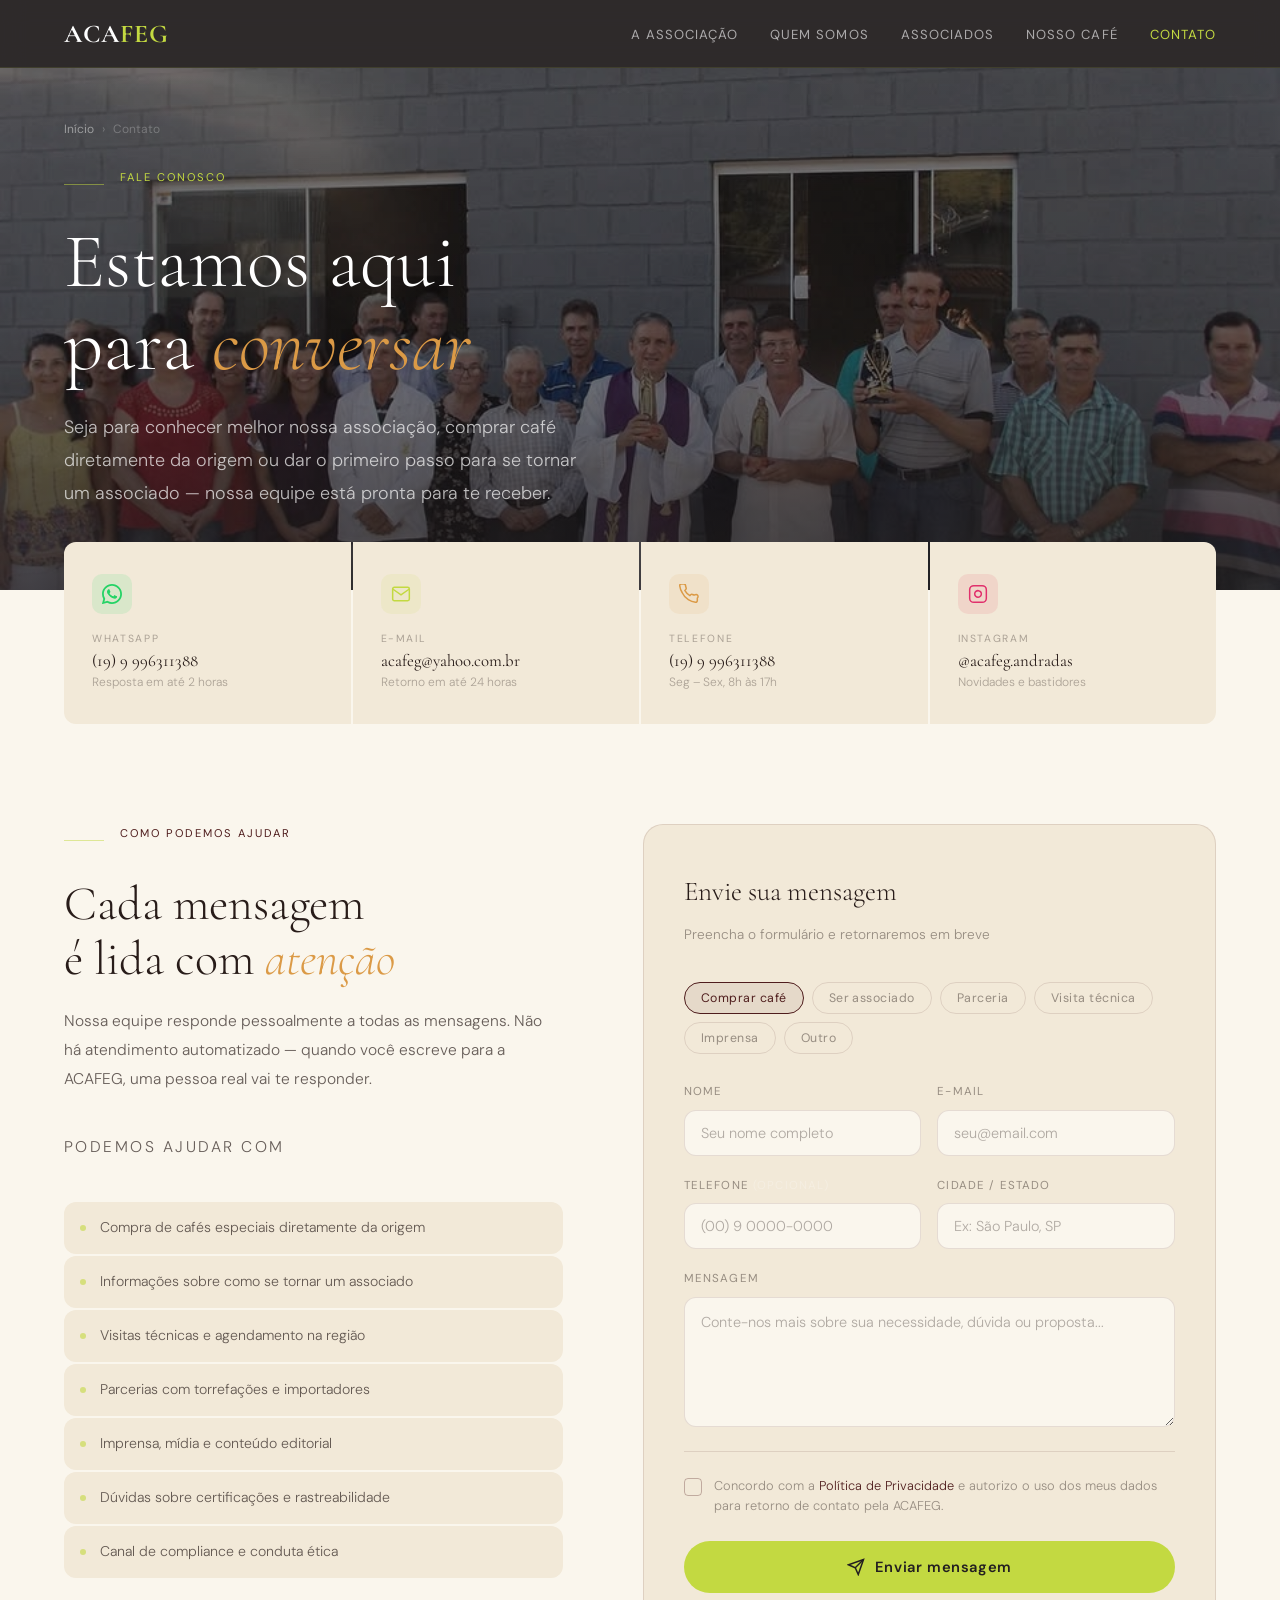
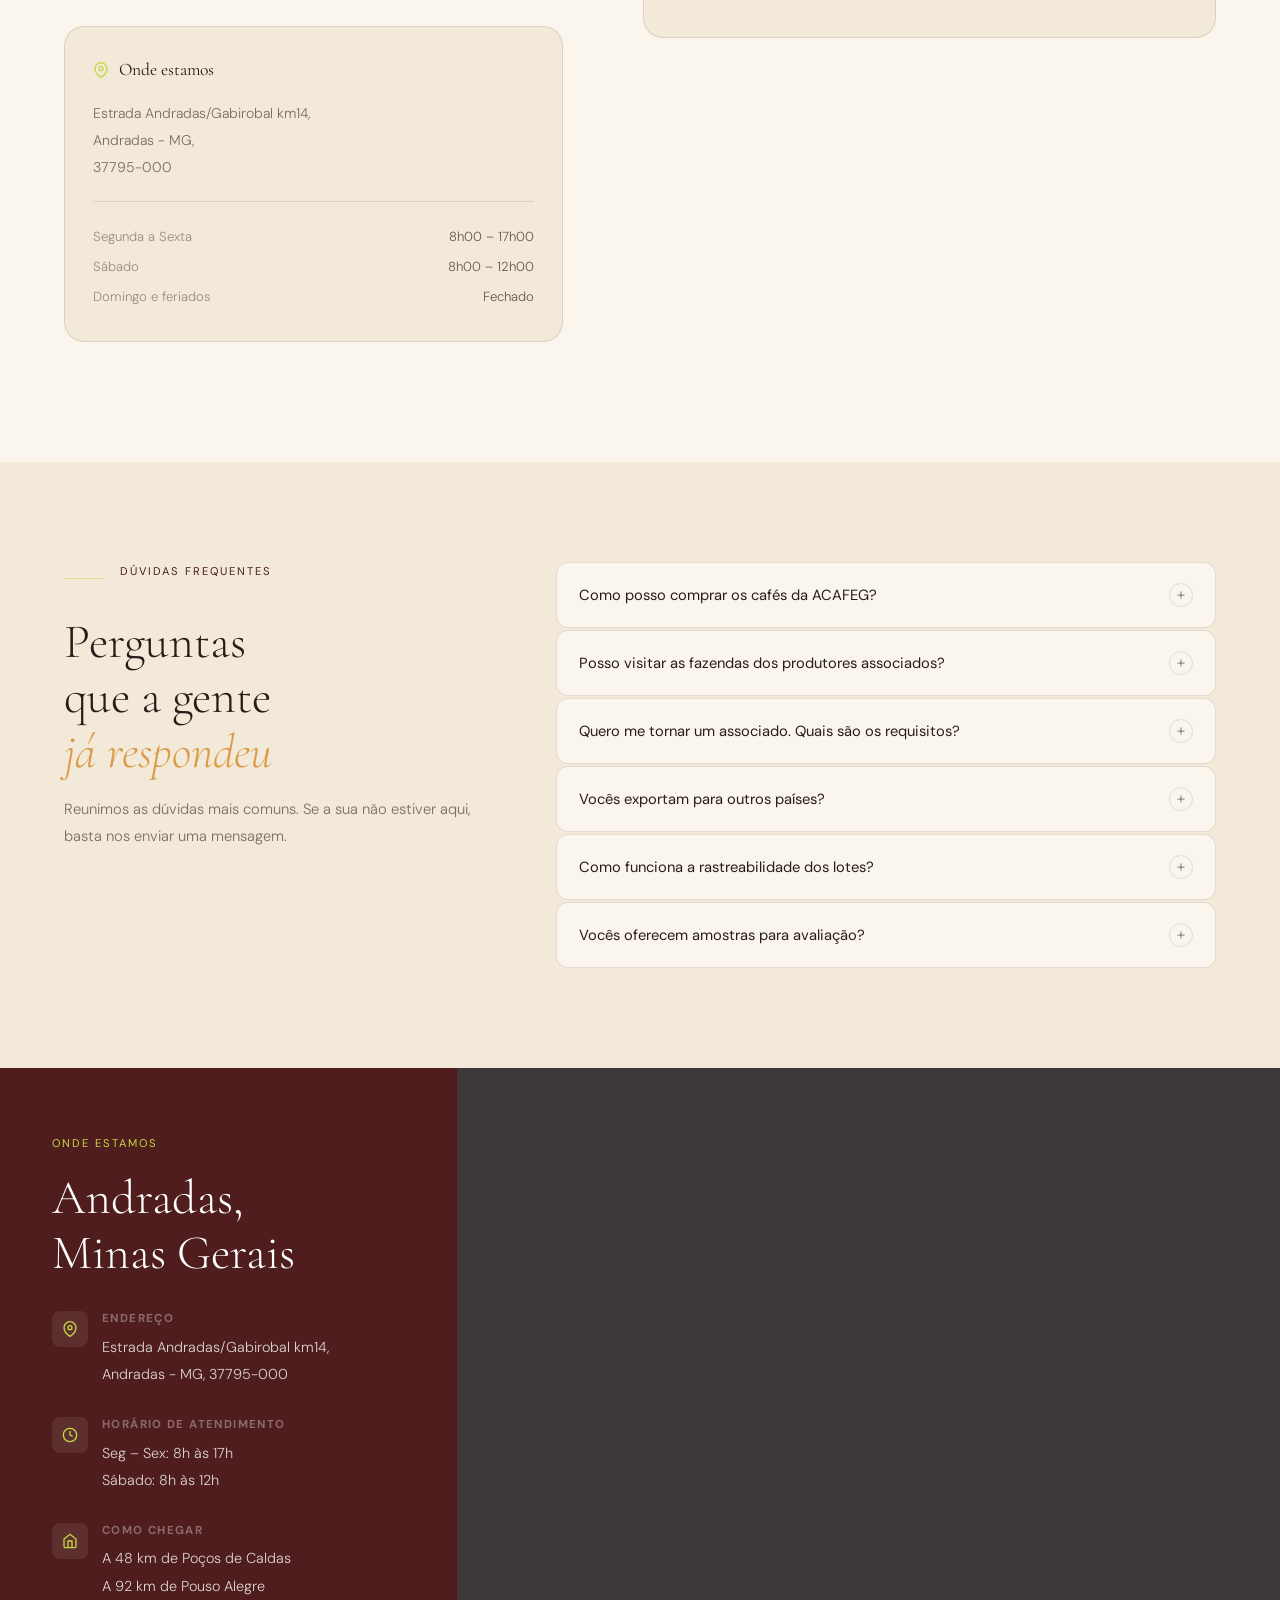
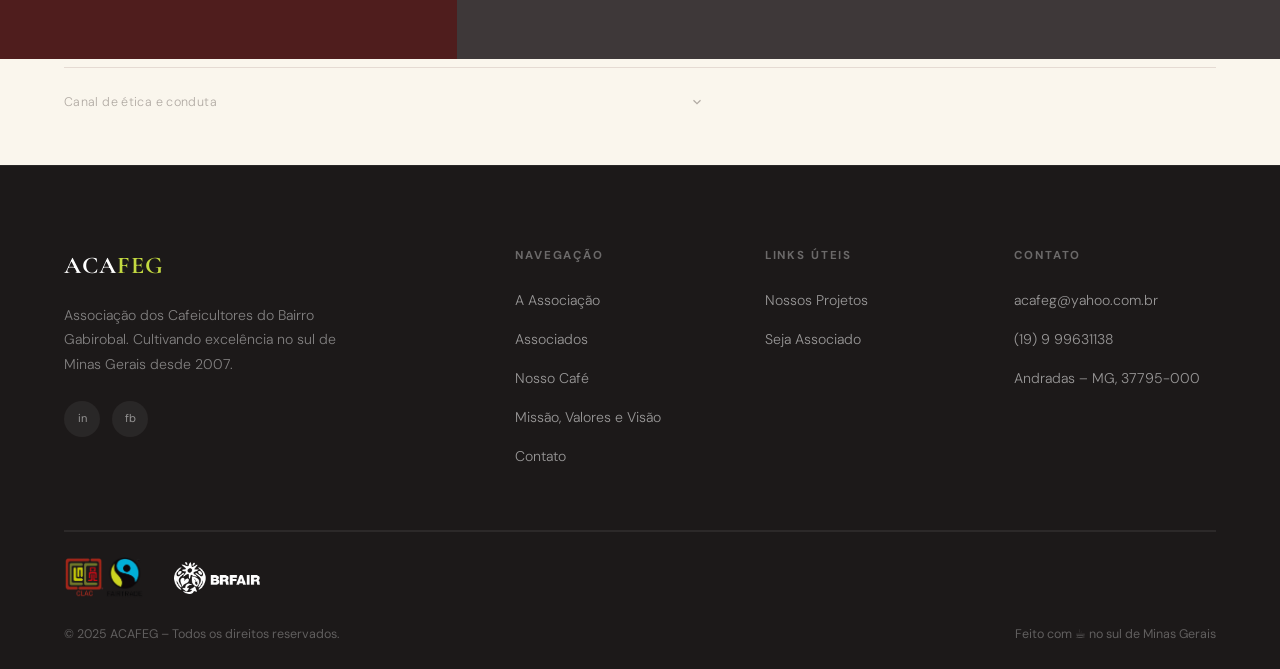
<file: pages/contact.html>
<!DOCTYPE html>
<html lang="pt-BR">
<head>
  <meta charset="UTF-8" />
  <meta name="viewport" content="width=device-width, initial-scale=1.0" />
  <meta name="description" content="Entre em contato com a ACAFEG – Associação dos Cafeicultores Especiais de Andradas e Região. Fale com nossa equipe, tire dúvidas ou saiba como se tornar um associado." />
  <title>Contato | ACAFEG – Cafés Especiais do Sul de Minas</title>

  <!-- Favicon -->
  <link rel="icon" href="../img/favicon/favicon.ico" sizes="any">
  <link rel="icon" type="image/png" sizes="32x32" href="../img/favicon/favicon-32x32.png">
  <link rel="icon" type="image/png" sizes="16x16" href="../img/favicon/favicon-16x16.png">
  <link rel="apple-touch-icon" href="../img/favicon/apple-touch-icon.png">

  <link rel="preconnect" href="https://fonts.googleapis.com" />
  <link rel="preconnect" href="https://fonts.gstatic.com" crossorigin />
  <link href="https://fonts.googleapis.com/css2?family=Cormorant+Garamond:ital,wght@0,300;0,400;0,600;1,300;1,400&family=DM+Sans:wght@300;400;500&display=swap" rel="stylesheet" />

  <link rel="stylesheet" href="../style/contactStyle.css">
</head>

<body>

  <!-- ─── Navbar ──────────────────────────────────────────────────── -->
  <nav class="navbar" role="navigation" aria-label="Navegação principal">
    <a href="#" class="navbar-logo">ACA<span>FEG</span></a>
    <ul class="navbar-links" id="nav-menu">
      <li><a href="../index.html">A Associação</a></li>
      <li><a href="aboutUs.html">Quem somos</a></li>
      <li><a href="associates.html">Associados</a></li>
      <li><a href="store.html">Nosso Café</a></li>
      <li><a class="actvate" href="contact.html">Contato</a></li>
    </ul>
    <button class="nav-toggle" id="nav-toggle" aria-label="Abrir menu">
      <span></span><span></span><span></span>
    </button>
  </nav>

  <main>

    <!-- ─── Hero ─────────────────────────────────────────────────── -->
    <section class="hero-inner" aria-label="Cabeçalho da página de contato">
      <div class="container">
        <nav class="hero-breadcrumb" aria-label="Breadcrumb">
          <a href="../index.html">Início</a>
          <span>›</span>
          <span>Contato</span>
        </nav>
        <div class="ornament">
          <div class="ornament-line"></div>
          <span class="tag">Fale conosco</span>
        </div>
        <h1>
          Estamos aqui<br>
          para <em>conversar</em>
        </h1>
        <p class="lead">
          Seja para conhecer melhor nossa associação, comprar café diretamente
          da origem ou dar o primeiro passo para se tornar um associado — nossa
          equipe está pronta para te receber.
        </p>
      </div>
    </section>

    <!-- ─── Canais de Contato ──────────────────────────────────────── -->
    <section class="section-canais" aria-label="Canais de contato rápido">
      <div class="container">
        <div class="canais-grid">

          <a href="https://wa.me/5519999631138" target="_blank" rel="noopener noreferrer"
             class="canal-card whatsapp fade-up" aria-label="Contato via WhatsApp">
            <div class="canal-icon">
              <svg viewBox="0 0 24 24" fill="currentColor" aria-hidden="true">
                <path d="M17.472 14.382c-.297-.149-1.758-.867-2.03-.967-.273-.099-.471-.148-.67.15-.197.297-.767.966-.94 1.164-.173.199-.347.223-.644.075-.297-.15-1.255-.463-2.39-1.475-.883-.788-1.48-1.761-1.653-2.059-.173-.297-.018-.458.13-.606.134-.133.298-.347.446-.52.149-.174.198-.298.298-.497.099-.198.05-.371-.025-.52-.075-.149-.669-1.612-.916-2.207-.242-.579-.487-.5-.669-.51-.173-.008-.371-.01-.57-.01-.198 0-.52.074-.792.372-.272.297-1.04 1.016-1.04 2.479 0 1.462 1.065 2.875 1.213 3.074.149.198 2.096 3.2 5.077 4.487.709.306 1.262.489 1.694.625.712.227 1.36.195 1.871.118.571-.085 1.758-.719 2.006-1.413.248-.694.248-1.289.173-1.413-.074-.124-.272-.198-.57-.347zM12 0C5.373 0 0 5.373 0 12c0 2.127.558 4.126 1.533 5.858L.057 23.386a.5.5 0 00.611.601l5.598-1.456A11.94 11.94 0 0012 24c6.627 0 12-5.373 12-12S18.627 0 12 0zm0 21.818a9.807 9.807 0 01-5.031-1.384l-.36-.214-3.724.969.997-3.634-.235-.374A9.793 9.793 0 012.182 12C2.182 6.57 6.57 2.182 12 2.182S21.818 6.57 21.818 12 17.43 21.818 12 21.818z"/>
              </svg>
            </div>
            <div>
              <p class="canal-label">WhatsApp</p>
              <p class="canal-value">(19) 9 996311388</p>
              <p class="canal-hint">Resposta em até 2 horas</p>
            </div>
          </a>

          <a target="_blank" href="mailto:acafeg@yahoo.com.br"
             class="canal-card email fade-up fade-up-delay-1" aria-label="Enviar e-mail">
            <div class="canal-icon">
              <svg viewBox="0 0 24 24" fill="none" stroke="currentColor" stroke-width="1.8" aria-hidden="true">
                <path d="M4 4h16c1.1 0 2 .9 2 2v12c0 1.1-.9 2-2 2H4c-1.1 0-2-.9-2-2V6c0-1.1.9-2 2-2z"/>
                <polyline points="22,6 12,13 2,6"/>
              </svg>
            </div>
            <div>
              <p class="canal-label">E-mail</p>
              <p class="canal-value">acafeg@yahoo.com.br</p>
              <p class="canal-hint">Retorno em até 24 horas</p>
            </div>
          </a>

          <a target="_blank" href="tel:+55199996311388"
             class="canal-card phone fade-up fade-up-delay-2" aria-label="Ligar agora">
            <div class="canal-icon">
              <svg viewBox="0 0 24 24" fill="none" stroke="currentColor" stroke-width="1.8" aria-hidden="true">
                <path d="M22 16.92v3a2 2 0 01-2.18 2 19.79 19.79 0 01-8.63-3.07A19.5 19.5 0 013.9 10.5a19.79 19.79 0 01-3.07-8.67A2 2 0 012.81 0h3a2 2 0 012 1.72c.127.96.361 1.903.7 2.81a2 2 0 01-.45 2.11L7.09 7.91a16 16 0 006 6l.91-.91a2 2 0 012.11-.45c.907.339 1.85.573 2.81.7A2 2 0 0122 16.92z"/>
              </svg>
            </div>
            <div>
              <p class="canal-label">Telefone</p>
              <p class="canal-value">(19) 9 996311388</p>
              <p class="canal-hint">Seg – Sex, 8h às 17h</p>
            </div>
          </a>

          <a target="_blank" href="https://instagram.com/acafeg.andradas" target="_blank" rel="noopener noreferrer"
             class="canal-card instagram fade-up fade-up-delay-3" aria-label="Instagram da ACAFEG">
            <div class="canal-icon">
              <svg viewBox="0 0 24 24" fill="none" stroke="currentColor" stroke-width="1.8" aria-hidden="true">
                <rect x="2" y="2" width="20" height="20" rx="5" ry="5"/>
                <path d="M16 11.37A4 4 0 1112.63 8 4 4 0 0116 11.37z"/>
                <line x1="17.5" y1="6.5" x2="17.51" y2="6.5"/>
              </svg>
            </div>
            <div>
              <p class="canal-label">Instagram</p>
              <p class="canal-value">@acafeg.andradas</p>
              <p class="canal-hint">Novidades e bastidores</p>
            </div>
          </a>

        </div>
      </div>
    </section>

    <!-- ─── Formulário + Info ──────────────────────────────────────── -->
    <section class="section-contato" aria-label="Formulário de contato">
      <div class="container">
        <div class="contato-layout">

          <!-- Info Left -->
          <div class="contato-info fade-up">
            <div class="ornament">
              <div class="ornament-line"></div>
              <span class="tag">Como podemos ajudar</span>
            </div>
            <h2 class="section-title">
              Cada mensagem<br>
              é lida com <em>atenção</em>
            </h2>
            <p>
              Nossa equipe responde pessoalmente a todas as mensagens.
              Não há atendimento automatizado — quando você escreve para a ACAFEG,
              uma pessoa real vai te responder.
            </p>

            <p class="assuntos-titulo">Podemos ajudar com</p>
            <ul class="assuntos-list" role="list">
              <li class="assunto-item"><span class="assunto-dot" aria-hidden="true"></span>Compra de cafés especiais diretamente da origem</li>
              <li class="assunto-item"><span class="assunto-dot" aria-hidden="true"></span>Informações sobre como se tornar um associado</li>
              <li class="assunto-item"><span class="assunto-dot" aria-hidden="true"></span>Visitas técnicas e agendamento na região</li>
              <li class="assunto-item"><span class="assunto-dot" aria-hidden="true"></span>Parcerias com torrefações e importadores</li>
              <li class="assunto-item"><span class="assunto-dot" aria-hidden="true"></span>Imprensa, mídia e conteúdo editorial</li>
              <li class="assunto-item"><span class="assunto-dot" aria-hidden="true"></span>Dúvidas sobre certificações e rastreabilidade</li>
              <li class="assunto-item"><span class="assunto-dot" aria-hidden="true"></span>Canal de compliance e conduta ética</li>
            </ul>

            <div class="endereco-block">
              <h3>
                <svg viewBox="0 0 24 24" fill="none" stroke="currentColor" stroke-width="2" aria-hidden="true">
                  <path d="M21 10c0 7-9 13-9 13s-9-6-9-13a9 9 0 0118 0z"/>
                  <circle cx="12" cy="10" r="3"/>
                </svg>
                Onde estamos
              </h3>
              <address>
                Estrada Andradas/Gabirobal km14,<br> 
                Andradas - MG,<br>
                37795-000
              </address>
              <div class="endereco-horarios">
                <div class="horario-row">
                  <span>Segunda a Sexta</span>
                  <span>8h00 – 17h00</span>
                </div>
                <div class="horario-row">
                  <span>Sábado</span>
                  <span>8h00 – 12h00</span>
                </div>
                <div class="horario-row">
                  <span>Domingo e feriados</span>
                  <span>Fechado</span>
                </div>
              </div>
            </div>
          </div>

          <!-- Form Right -->
          <div class="contato-form-wrap fade-up fade-up-delay-2">

            <!-- Form header -->
            <div class="form-header">
              <h2 class="form-title">Envie sua mensagem</h2>
              <p class="form-subtitle">Preencha o formulário e retornaremos em breve</p>
            </div>

            <!-- Assunto chips -->
            <div class="assunto-selector" role="group" aria-label="Selecione o assunto">
              <button class="assunto-chip active" data-assunto="Compra de café">Comprar café</button>
              <button class="assunto-chip" data-assunto="Ser associado">Ser associado</button>
              <button class="assunto-chip" data-assunto="Parceria comercial">Parceria</button>
              <button class="assunto-chip" data-assunto="Visita técnica">Visita técnica</button>
              <button class="assunto-chip" data-assunto="Imprensa">Imprensa</button>
              <button class="assunto-chip" data-assunto="Outro assunto">Outro</button>
            </div>

            <!-- The form -->
            <form id="contact-form" novalidate>
              <input type="hidden" id="assunto-hidden" value="Compra de café" />

              <div class="form-row">
                <div class="form-group">
                  <label class="form-label" for="nome">Nome</label>
                  <input
                    type="text"
                    id="nome"
                    name="nome"
                    class="form-control"
                    placeholder="Seu nome completo"
                    autocomplete="name"
                    required
                  />
                  <span class="field-error" id="nome-error">Por favor, informe seu nome.</span>
                </div>
                <div class="form-group">
                  <label class="form-label" for="email">E-mail</label>
                  <input
                    type="email"
                    id="email"
                    name="email"
                    class="form-control"
                    placeholder="seu@email.com"
                    autocomplete="email"
                    required
                  />
                  <span class="field-error" id="email-error">Informe um e-mail válido.</span>
                </div>
              </div>

              <div class="form-row">
                <div class="form-group">
                  <label class="form-label" for="telefone">Telefone <span style="color:rgba(255,255,255,0.25)">(opcional)</span></label>
                  <input
                    type="tel"
                    id="telefone"
                    name="telefone"
                    class="form-control"
                    placeholder="(00) 9 0000-0000"
                    autocomplete="tel"
                  />
                </div>
                <div class="form-group">
                  <label class="form-label" for="cidade">Cidade / Estado</label>
                  <input
                    type="text"
                    id="cidade"
                    name="cidade"
                    class="form-control"
                    placeholder="Ex: São Paulo, SP"
                    required
                  />
                  <span class="field-error" id="cidade-error">Informe sua cidade.</span>
                </div>
              </div>

              <div class="form-group">
                <label class="form-label" for="mensagem">Mensagem</label>
                <textarea
                  id="mensagem"
                  name="mensagem"
                  class="form-control"
                  placeholder="Conte-nos mais sobre sua necessidade, dúvida ou proposta..."
                  required
                ></textarea>
                <span class="field-error" id="mensagem-error">Por favor, escreva uma mensagem.</span>
              </div>

              <div class="form-divider"></div>

              <label class="form-check">
                <input type="checkbox" id="lgpd" name="lgpd" required />
                <span class="form-check-label">
                  Concordo com a <a href="#">Política de Privacidade</a> e autorizo o uso dos meus dados
                  para retorno de contato pela ACAFEG.
                </span>
              </label>
              <span class="field-error" id="lgpd-error" style="margin-top:-16px; margin-bottom:20px;">Você precisa aceitar para continuar.</span>

              <button type="submit" class="btn-submit" id="btn-submit">
                <svg width="18" height="18" viewBox="0 0 24 24" fill="none" stroke="currentColor" stroke-width="2" aria-hidden="true">
                  <line x1="22" y1="2" x2="11" y2="13"/>
                  <polygon points="22 2 15 22 11 13 2 9 22 2"/>
                </svg>
                Enviar mensagem
              </button>
            </form>

            <!-- Success state -->
            <div class="form-success" id="form-success" aria-live="polite">
              <div class="success-icon">
                <svg viewBox="0 0 24 24" fill="none" stroke="currentColor" stroke-width="2" aria-hidden="true">
                  <polyline points="20 6 9 17 4 12"/>
                </svg>
              </div>
              <h3 class="success-title">Mensagem recebida!</h3>
              <p class="success-text">
                Obrigado pelo contato. Nossa equipe vai analisar sua mensagem e
                retornará em até <strong style="color:var(--verde-lima)">24 horas</strong> pelo canal informado.
              </p>
              <button class="btn btn-outline" id="btn-nova-mensagem" style="margin-top:8px">
                Enviar outra mensagem
              </button>
            </div>

          </div>
        </div>
      </div>
    </section>

    <!-- ─── FAQ ───────────────────────────────────────────────────── -->
    <section class="section-faq" aria-label="Perguntas frequentes">
      <div class="container">
        <div class="faq-layout">

          <div class="faq-intro fade-up">
            <div class="ornament">
              <div class="ornament-line"></div>
              <span class="tag">Dúvidas frequentes</span>
            </div>
            <h2 class="section-title">
              Perguntas<br>
              que a gente<br>
              <em>já respondeu</em>
            </h2>
            <p>
              Reunimos as dúvidas mais comuns. Se a sua não estiver aqui,
              basta nos enviar uma mensagem.
            </p>
          </div>

          <div class="faq-list fade-up fade-up-delay-2" role="list">

            <div class="faq-item" role="listitem">
              <button class="faq-question" aria-expanded="false">
                Como posso comprar os cafés da ACAFEG?
                <span class="faq-icon" aria-hidden="true">
                  <svg viewBox="0 0 24 24" fill="none" stroke="currentColor" stroke-width="2.5">
                    <line x1="12" y1="5" x2="12" y2="19"/><line x1="5" y1="12" x2="19" y2="12"/>
                  </svg>
                </span>
              </button>
              <div class="faq-answer">
                <p class="faq-answer-inner">
                  Você pode comprar diretamente pela nossa página de produtos ou nos contatar via WhatsApp. Trabalhamos com torrefações, importadores, cafeterias e consumidores finais que buscam cafés de origem rastreável com pontuação SCA acima de 80.
                </p>
              </div>
            </div>

            <div class="faq-item" role="listitem">
              <button class="faq-question" aria-expanded="false">
                Posso visitar as fazendas dos produtores associados?
                <span class="faq-icon" aria-hidden="true">
                  <svg viewBox="0 0 24 24" fill="none" stroke="currentColor" stroke-width="2.5">
                    <line x1="12" y1="5" x2="12" y2="19"/><line x1="5" y1="12" x2="19" y2="12"/>
                  </svg>
                </span>
              </button>
              <div class="faq-answer">
                <p class="faq-answer-inner">
                  Sim! Organizamos visitas técnicas e imersivas às propriedades dos nossos associados mediante agendamento prévio. Entre em contato informando sua disponibilidade e o tipo de visita desejada (técnica, jornalística, turismo de origem etc.).
                </p>
              </div>
            </div>

            <div class="faq-item" role="listitem">
              <button class="faq-question" aria-expanded="false">
                Quero me tornar um associado. Quais são os requisitos?
                <span class="faq-icon" aria-hidden="true">
                  <svg viewBox="0 0 24 24" fill="none" stroke="currentColor" stroke-width="2.5">
                    <line x1="12" y1="5" x2="12" y2="19"/><line x1="5" y1="12" x2="19" y2="12"/>
                  </svg>
                </span>
              </button>
              <div class="faq-answer">
                <p class="faq-answer-inner">
                  O principal requisito é ter uma propriedade produtora em Andradas ou municípios vizinhos, com produção de café arábica com potencial de qualidade especial (acima de 80 pontos SCA). Entre em contato e agende uma visita técnica de avaliação — o processo é acolhedor e sem burocracia.
                </p>
              </div>
            </div>

            <div class="faq-item" role="listitem">
              <button class="faq-question" aria-expanded="false">
                Vocês exportam para outros países?
                <span class="faq-icon" aria-hidden="true">
                  <svg viewBox="0 0 24 24" fill="none" stroke="currentColor" stroke-width="2.5">
                    <line x1="12" y1="5" x2="12" y2="19"/><line x1="5" y1="12" x2="19" y2="12"/>
                  </svg>
                </span>
              </button>
              <div class="faq-answer">
                <p class="faq-answer-inner">
                  Sim. Temos parceiros de exportação e já fornecemos para torrefações na Europa e América do Norte. Se você é importador ou representa uma empresa no exterior, nos envie uma proposta com volume desejado, perfil sensorial e origem preferida.
                </p>
              </div>
            </div>

            <div class="faq-item" role="listitem">
              <button class="faq-question" aria-expanded="false">
                Como funciona a rastreabilidade dos lotes?
                <span class="faq-icon" aria-hidden="true">
                  <svg viewBox="0 0 24 24" fill="none" stroke="currentColor" stroke-width="2.5">
                    <line x1="12" y1="5" x2="12" y2="19"/><line x1="5" y1="12" x2="19" y2="12"/>
                  </svg>
                </span>
              </button>
              <div class="faq-answer">
                <p class="faq-answer-inner">
                  Cada lote tem um código único que permite identificar o produtor, a fazenda, a variedade, o processo, a altitude e a data de colheita. Esse sistema garante transparência total da origem ao comprador final e é auditado anualmente por certificadores independentes.
                </p>
              </div>
            </div>

            <div class="faq-item" role="listitem">
              <button class="faq-question" aria-expanded="false">
                Vocês oferecem amostras para avaliação?
                <span class="faq-icon" aria-hidden="true">
                  <svg viewBox="0 0 24 24" fill="none" stroke="currentColor" stroke-width="2.5">
                    <line x1="12" y1="5" x2="12" y2="19"/><line x1="5" y1="12" x2="19" y2="12"/>
                  </svg>
                </span>
              </button>
              <div class="faq-answer">
                <p class="faq-answer-inner">
                  Para torrefações, importadores e compradores em volume, enviamos amostras de avaliação mediante solicitação formal. Entre em contato com seu perfil de comprador, volume estimado e preferências sensoriais para que possamos selecionar os lotes mais adequados.
                </p>
              </div>
            </div>

          </div>
        </div>
      </div>
    </section>

    <!-- ─── Localização ────────────────────────────────────────────── -->
    <section class="section-localizacao" aria-label="Nossa localização">
      <div class="localizacao-inner">
        <div class="localizacao-info">
          <div>
            <span class="tag">Onde estamos</span>
            <h2 class="section-title" style="margin-top:4px">
              Andradas,<br>Minas Gerais
            </h2>
          </div>

          <div class="localizacao-detalhe">
            <div class="localizacao-detalhe-icon">
              <svg viewBox="0 0 24 24" fill="none" stroke="currentColor" stroke-width="2" aria-hidden="true">
                <path d="M21 10c0 7-9 13-9 13s-9-6-9-13a9 9 0 0118 0z"/>
                <circle cx="12" cy="10" r="3"/>
              </svg>
            </div>
            <div class="localizacao-detalhe-text">
              <strong>Endereço</strong>
              <span>Estrada Andradas/Gabirobal km14, <br>Andradas - MG, 37795-000</span>
            </div>
          </div>

          <div class="localizacao-detalhe">
            <div class="localizacao-detalhe-icon">
              <svg viewBox="0 0 24 24" fill="none" stroke="currentColor" stroke-width="2" aria-hidden="true">
                <circle cx="12" cy="12" r="10"/>
                <polyline points="12 6 12 12 16 14"/>
              </svg>
            </div>
            <div class="localizacao-detalhe-text">
              <strong>Horário de atendimento</strong>
              <span>Seg – Sex: 8h às 17h<br>Sábado: 8h às 12h</span>
            </div>
          </div>

          <div class="localizacao-detalhe">
            <div class="localizacao-detalhe-icon">
              <svg viewBox="0 0 24 24" fill="none" stroke="currentColor" stroke-width="2" aria-hidden="true">
                <path d="M3 9l9-7 9 7v11a2 2 0 01-2 2H5a2 2 0 01-2-2z"/>
                <polyline points="9 22 9 12 15 12 15 22"/>
              </svg>
            </div>
            <div class="localizacao-detalhe-text">
              <strong>Como chegar</strong>
              <span>A 48 km de Poços de Caldas<br>A 92 km de Pouso Alegre</span>
            </div>
          </div>
        </div>

        <div class="localizacao-map">
          <iframe
            title="Localização da ACAFEG em Andradas, MG"
            src="https://www.google.com/maps/embed?pb=!1m18!1m12!1m3!1d3694.9623672009284!2d-46.5887557!3d-22.1655045!2m3!1f0!2f0!3f0!3m2!1i1024!2i768!4f13.1!3m3!1m2!1s0x94c9a30d17eefda7%3A0xe27087628b2fdca9!2sACAFEG!5e0!3m2!1spt-BR!2sbr!4v1779475636371!5m2!1spt-BR!2sbr" width="600" height="450" style="border:0;" allowfullscreen="" loading="lazy" referrerpolicy="no-referrer-when-downgrade"
            loading="lazy"
            allowfullscreen
            aria-label="Mapa de localização da ACAFEG"
          ></iframe>
        </div>
      </div>
    </section>

    <!-- ─── Canal de Ética (discreto) ───────────────────────────────── -->
    <section class="section-etica" aria-label="Canal de ética e conduta">
      <div class="container">
        <details class="etica-disclosure">
          <summary class="etica-summary">
            <span>Canal de ética e conduta</span>
            <svg class="etica-summary-icon" width="14" height="14" viewBox="0 0 24 24" fill="none" stroke="currentColor" stroke-width="2" aria-hidden="true">
              <polyline points="6 9 12 15 18 9"/>
            </svg>
          </summary>

          <div class="etica-body">
            <p class="etica-text">
              Tem algo para nos contar com tranquilidade — sobre conduta, boas práticas ou algo que
              te incomodou? Este canal é reservado e, se preferir, você pode enviar sem se identificar.
            </p>

            <form id="etica-form" novalidate>
              <div class="form-row">
                <div class="form-group">
                  <label class="form-label" for="etica-nome">Nome <span style="color:rgba(255,255,255,0.25)">(opcional)</span></label>
                  <input type="text" id="etica-nome" name="nome" class="form-control" placeholder="Se preferir, pode deixar em branco" autocomplete="name" />
                </div>
                <div class="form-group">
                  <label class="form-label" for="etica-contato">Contato <span style="color:rgba(255,255,255,0.25)">(opcional)</span></label>
                  <input type="text" id="etica-contato" name="contato" class="form-control" placeholder="E-mail ou telefone, se quiser retorno" />
                </div>
              </div>

              <div class="form-group">
                <label class="form-label" for="etica-mensagem">O que você gostaria de nos contar</label>
                <textarea id="etica-mensagem" name="mensagem" class="form-control" placeholder="Conte com calma o que aconteceu..." required></textarea>
                <span class="field-error" id="etica-mensagem-error">Escreva uma mensagem antes de enviar.</span>
              </div>

              <button type="submit" class="btn-etica-submit" id="etica-btn-submit">Enviar com discrição</button>
            </form>

            <p class="etica-success" id="etica-success" aria-live="polite">
              Obrigado pela confiança. Sua mensagem foi recebida e será tratada com o devido cuidado.
            </p>
          </div>
        </details>
      </div>
    </section>

  </main>

  <!-- ─── Footer ──────────────────────────────────────────────────── -->
  <footer role="contentinfo">
    <div class="container">
      <div class="footer-grid">

        <div class="footer-brand">
          <div class="navbar-logo">ACA<span>FEG</span></div>
          <p>Associação dos Cafeicultores do Bairro Gabirobal. Cultivando excelência no sul de Minas Gerais
            desde 2007.</p>
          <div class="footer-social">
            <a href="https://www.instagram.com/acafeg.andradas/" aria-label="Instagram">in</a>
            <a href="https://www.facebook.com/acafeg.fairtradecoffee/" aria-label="Facebook">fb</a>
          </div>
        </div>

        <div class="footer-col">
          <h4>Navegação</h4>
          <ul>
            <li><a href="aboutUs.html">A Associação</a></li>
            <li><a href="associates.html">Associados</a></li>
            <li><a href="store.html">Nosso Café</a></li>
            <li><a href="../index.html#institucional">Missão, Valores e Visão</a></li>
            <li><a href="contact.html">Contato</a></li>
          </ul>
        </div>

        <div class="footer-col">
          <h4>Links Úteis</h4>
          <ul>
            <li><a href="../index.html#projetos">Nossos Projetos</a></li>
            <li><a href="https://wa.me/5519999631138?text=Ol%C3%A1%2C%20gostaria%20de%20me%20tornar%20um%20associado%20da%20ACAFEG">Seja Associado</a></li>
          </ul>
        </div>

        <div class="footer-col">
          <h4>Contato</h4>
          <ul>
            <li><a href="mailto:acafeg@yahoo.com.br">acafeg@yahoo.com.br</a></li>
            <li><a href="tel:+5519999631138">(19) 9 99631138</a></li>
            <li><a href="#">Andradas – MG, 37795-000</a></li>
          </ul>
        </div>

      </div>

      <div class="footer-certs" style="display:flex;align-items:center;gap:28px;flex-wrap:wrap;padding-top:24px;border-top:1px solid rgba(255,255,255,0.07)">
        <img src="../img/Logos/Clac_Fairtrade.png" alt="Certificações CLAC e Fairtrade" loading="lazy" style="height:44px;width:auto" />
        <img src="../img/Logos/BRFair.png" alt="Fairtrade Brasil" loading="lazy" style="height:32px;width:auto" />
      </div>

      <div class="footer-bottom">
        <p>© 2025 ACAFEG – Todos os direitos reservados.</p>
        <p>Feito com ☕ no sul de Minas Gerais</p>
      </div>
    </div>
  </footer>



  <script>
  // ── Nav mobile ──────────────────────────────────────────────────
  document.getElementById("nav-toggle").addEventListener("click", () => {
    document.getElementById("nav-menu").classList.toggle("open");
  });

  const navbar = document.querySelector(".navbar");
  window.addEventListener("scroll", () => {
    navbar.style.background = window.scrollY > 40
      ? "rgba(35,31,32,0.97)"
      : "rgba(35,31,32,0.95)";
  }, { passive: true });

  // ── Assunto chips ───────────────────────────────────────────────
  document.querySelectorAll(".assunto-chip").forEach(chip => {
    chip.addEventListener("click", () => {
      document.querySelectorAll(".assunto-chip").forEach(c => c.classList.remove("active"));
      chip.classList.add("active");
      document.getElementById("assunto-hidden").value = chip.dataset.assunto;
    });
  });

  // ── Phone mask ──────────────────────────────────────────────────
  document.getElementById("telefone").addEventListener("input", function () {
    let v = this.value.replace(/\D/g, "").slice(0, 11);
    if (v.length >= 7) {
      v = `(${v.slice(0,2)}) ${v.slice(2,7)}-${v.slice(7)}`;
    } else if (v.length >= 3) {
      v = `(${v.slice(0,2)}) ${v.slice(2)}`;
    }
    this.value = v;
  });

  // ── Form validation helpers ─────────────────────────────────────
  const form = document.getElementById("contact-form");

  function validateField(id, errorId, condition) {
    const el  = document.getElementById(id);
    const err = document.getElementById(errorId);
    if (!condition) {
      el.classList.add("error");
      err.classList.add("visible");
      return false;
    }
    el.classList.remove("error");
    err.classList.remove("visible");
    return true;
  }

  function mostrarErroServidor(id, msg) {
    const el  = document.getElementById(id);
    const err = document.getElementById(id + "-error");
    if (el)  el.classList.add("error");
    if (err) { err.textContent = msg; err.classList.add("visible"); }
  }

  function limparTodosErros() {
    ["nome", "email", "cidade", "mensagem", "lgpd"].forEach(id => {
      const el  = document.getElementById(id);
      const err = document.getElementById(id + "-error");
      if (el)  el.classList.remove("error");
      if (err) err.classList.remove("visible");
    });
  }

  // Live clearing
  ["nome", "email", "cidade", "mensagem"].forEach(id => {
    document.getElementById(id).addEventListener("input", function () {
      this.classList.remove("error");
      document.getElementById(`${id}-error`).classList.remove("visible");
    });
  });

  // ── Submit ──────────────────────────────────────────────────────
  form.addEventListener("submit", async function (e) {
    e.preventDefault();
    limparTodosErros();

    const nome     = document.getElementById("nome").value.trim();
    const email    = document.getElementById("email").value.trim();
    const cidade   = document.getElementById("cidade").value.trim();
    const mensagem = document.getElementById("mensagem").value.trim();
    const lgpd     = document.getElementById("lgpd").checked;
    const emailRe  = /^[^\s@]+@[^\s@]+\.[^\s@]+$/;

    // Validação no cliente
    let valid = true;
    valid = validateField("nome",     "nome-error",     nome.length >= 2)      && valid;
    valid = validateField("email",    "email-error",    emailRe.test(email))   && valid;
    valid = validateField("cidade",   "cidade-error",   cidade.length >= 2)    && valid;
    valid = validateField("mensagem", "mensagem-error", mensagem.length >= 10) && valid;

    const lgpdErr = document.getElementById("lgpd-error");
    if (!lgpd) {
      lgpdErr.classList.add("visible");
      valid = false;
    } else {
      lgpdErr.classList.remove("visible");
    }

    if (!valid) return;

    // Spinner no botão
    const btn = document.getElementById("btn-submit");
    btn.disabled = true;
    btn.innerHTML = `
      <svg width="18" height="18" viewBox="0 0 24 24" fill="none" stroke="currentColor" stroke-width="2" aria-hidden="true"
        style="animation:spin 1s linear infinite">
        <circle cx="12" cy="12" r="10" stroke-opacity=".25"/>
        <path d="M12 2a10 10 0 0110 10" stroke-opacity=".9"/>
      </svg>
      Enviando...
    `;

    // Monta FormData para o PHP
    const fd = new FormData();
    fd.append("assunto",  document.getElementById("assunto-hidden").value);
    fd.append("nome",     nome);
    fd.append("email",    email);
    fd.append("telefone", document.getElementById("telefone").value.trim());
    fd.append("cidade",   cidade);
    fd.append("mensagem", mensagem);
    if (lgpd) fd.append("lgpd", "1");

    try {
      const res  = await fetch("contato.php", { method: "POST", body: fd });
      const data = await res.json();

      if (data.ok) {
        form.style.display = "none";
        document.getElementById("form-success").classList.add("visible");
      } else if (data.erros) {
        // Erros de validação retornados pelo PHP
        Object.entries(data.erros).forEach(([campo, msg]) => mostrarErroServidor(campo, msg));
      } else {
        alert(data.erro || "Ocorreu um erro. Tente novamente.");
      }
    } catch (err) {
      alert("Não foi possível enviar. Verifique sua conexão e tente novamente.");
    } finally {
      btn.disabled = false;
      btn.innerHTML = `
        <svg width="18" height="18" viewBox="0 0 24 24" fill="none" stroke="currentColor" stroke-width="2" aria-hidden="true">
          <line x1="22" y1="2" x2="11" y2="13"/>
          <polygon points="22 2 15 22 11 13 2 9 22 2"/>
        </svg>
        Enviar mensagem
      `;
    }
  });

  // ── Botão "Enviar outra mensagem" ───────────────────────────────
  document.getElementById("btn-nova-mensagem").addEventListener("click", () => {
    form.reset();
    form.style.display = "block";
    document.getElementById("form-success").classList.remove("visible");
    document.querySelectorAll(".assunto-chip").forEach((c, i) => c.classList.toggle("active", i === 0));
    document.getElementById("assunto-hidden").value = "Compra de café";
    limparTodosErros();
    const btn = document.getElementById("btn-submit");
    btn.disabled = false;
    btn.innerHTML = `
      <svg width="18" height="18" viewBox="0 0 24 24" fill="none" stroke="currentColor" stroke-width="2" aria-hidden="true">
        <line x1="22" y1="2" x2="11" y2="13"/>
        <polygon points="22 2 15 22 11 13 2 9 22 2"/>
      </svg>
      Enviar mensagem
    `;
  });

  // ── Canal de ética (discreto) ────────────────────────────────────
  const eticaForm = document.getElementById("etica-form");
  if (eticaForm) {
    eticaForm.addEventListener("submit", async function (e) {
      e.preventDefault();

      const mensagemEl = document.getElementById("etica-mensagem");
      const mensagemErr = document.getElementById("etica-mensagem-error");
      const mensagem = mensagemEl.value.trim();

      if (mensagem.length < 10) {
        mensagemEl.classList.add("error");
        mensagemErr.classList.add("visible");
        return;
      }
      mensagemEl.classList.remove("error");
      mensagemErr.classList.remove("visible");

      const btn = document.getElementById("etica-btn-submit");
      btn.disabled = true;
      const btnTextoOriginal = btn.textContent;
      btn.textContent = "Enviando...";

      const fd = new FormData();
      fd.append("assunto", "Canal de Ética");
      fd.append("nome", document.getElementById("etica-nome").value.trim() || "Não identificado");
      fd.append("email", "");
      fd.append("telefone", document.getElementById("etica-contato").value.trim());
      fd.append("cidade", "Não informado");
      fd.append("mensagem", mensagem);

      try {
        const res = await fetch("contato.php", { method: "POST", body: fd });
        const data = await res.json();

        if (data.ok) {
          eticaForm.style.display = "none";
          document.getElementById("etica-success").classList.add("visible");
        } else {
          alert(data.erro || "Não foi possível enviar agora. Tente novamente em instantes.");
          btn.disabled = false;
          btn.textContent = btnTextoOriginal;
        }
      } catch (err) {
        alert("Não foi possível enviar. Verifique sua conexão e tente novamente.");
        btn.disabled = false;
        btn.textContent = btnTextoOriginal;
      }
    });
  }

  // ── FAQ accordion ───────────────────────────────────────────────
  document.querySelectorAll(".faq-question").forEach(btn => {
    btn.addEventListener("click", () => {
      const item   = btn.closest(".faq-item");
      const isOpen = item.classList.contains("open");

      document.querySelectorAll(".faq-item").forEach(i => {
        i.classList.remove("open");
        i.querySelector(".faq-question").setAttribute("aria-expanded", "false");
      });

      if (!isOpen) {
        item.classList.add("open");
        btn.setAttribute("aria-expanded", "true");
      }
    });
  });

  // ── IntersectionObserver ────────────────────────────────────────
  const observer = new IntersectionObserver((entries) => {
    entries.forEach(e => {
      if (e.isIntersecting) {
        e.target.classList.add("visible");
        observer.unobserve(e.target);
      }
    });
  }, { threshold: 0.1, rootMargin: "0px 0px -30px 0px" });

  document.querySelectorAll(".fade-up").forEach(el => observer.observe(el));

  // ── Spinner keyframe ────────────────────────────────────────────
  const style = document.createElement("style");
  style.textContent = "@keyframes spin { to { transform: rotate(360deg); } }";
  document.head.appendChild(style);
</script>

  

</body>
</html>
</file>
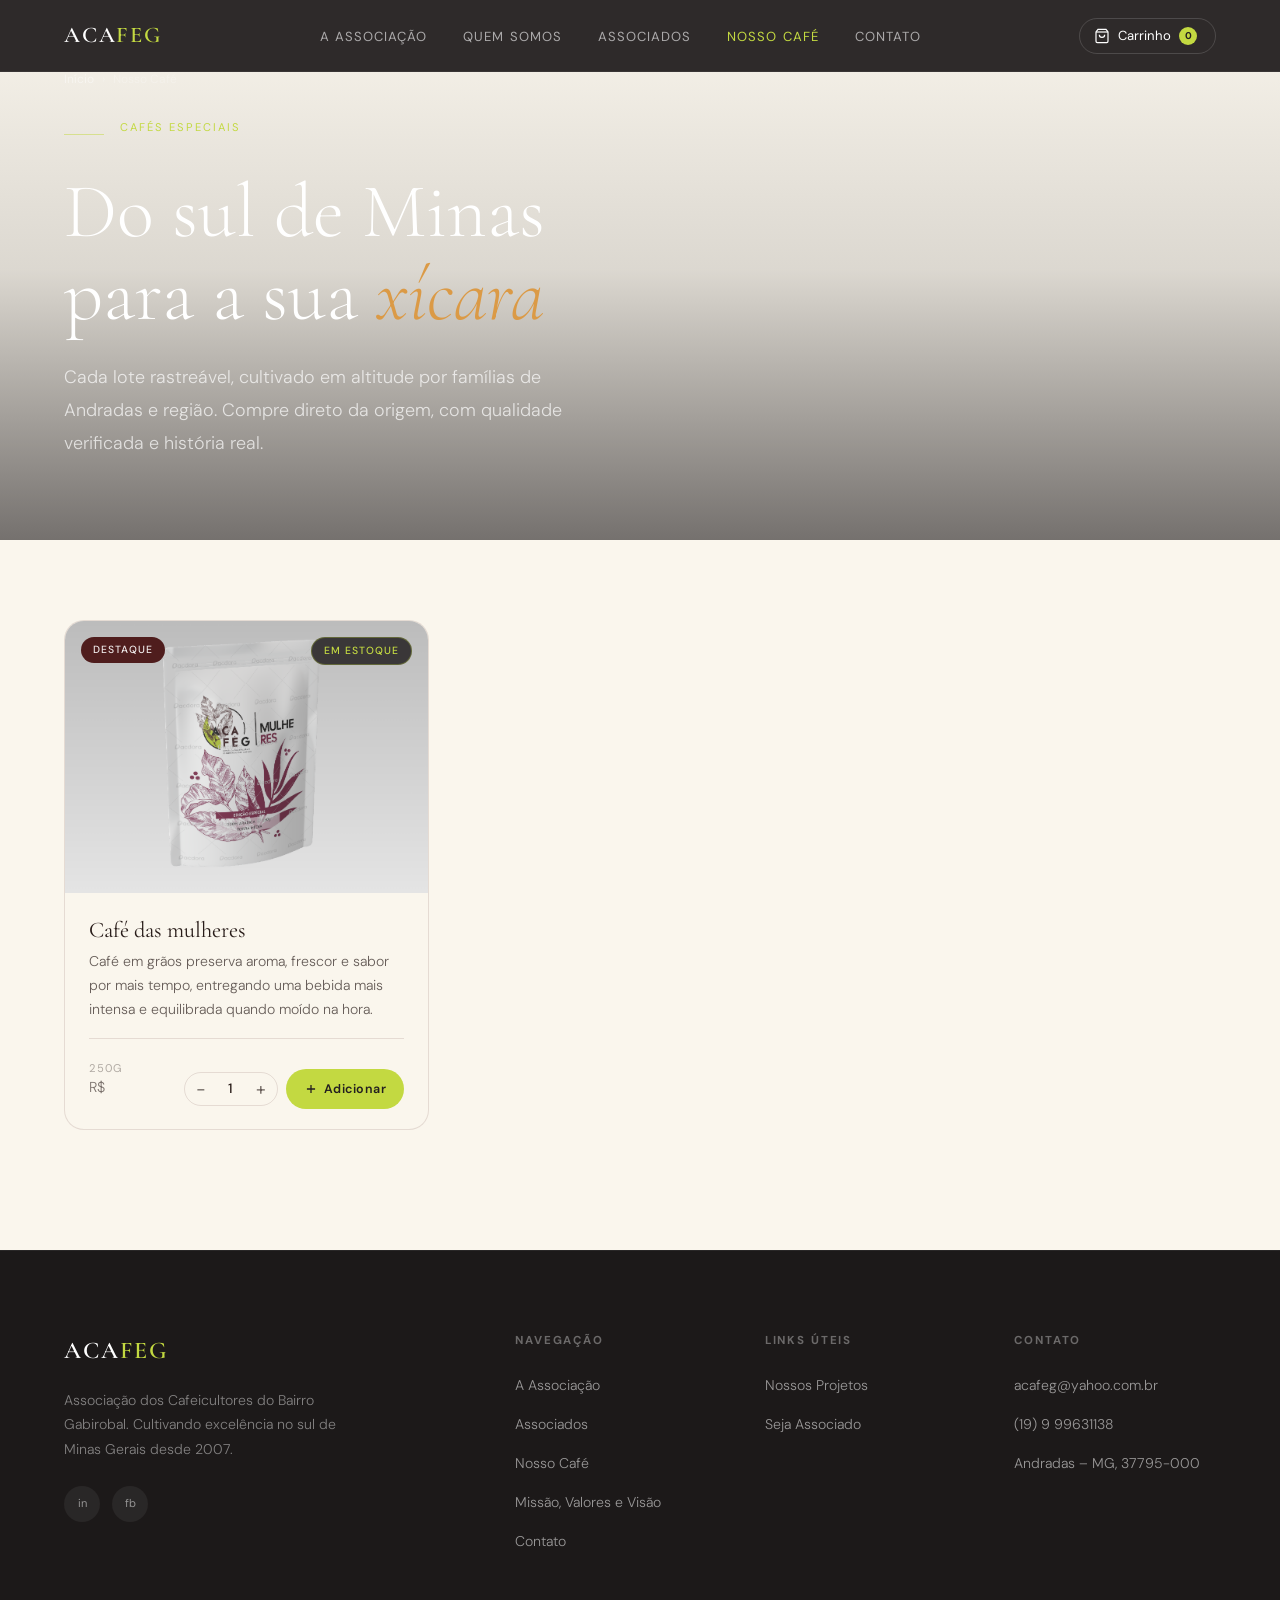
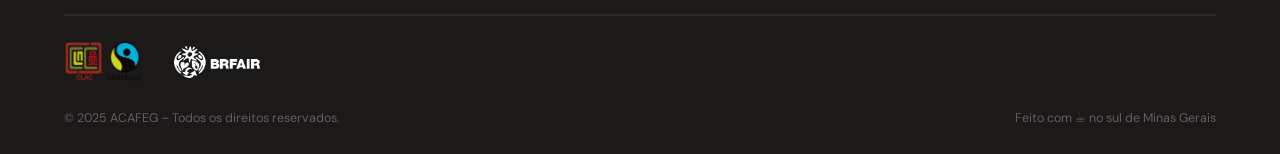
<file: pages/store.html>
<!DOCTYPE html>
<html lang="pt-BR">
<head>
  <meta charset="UTF-8" />
  <meta name="viewport" content="width=device-width, initial-scale=1.0" />
  <meta name="description" content="Cafés especiais da ACAFEG – Associação dos Cafeicultores de Andradas e Região. Compre diretamente do produtor com rastreabilidade e qualidade SCA." />
  <title>Nossos Cafés | ACAFEG – Cafés Especiais do Sul de Minas</title>

  <!-- Favicon -->
  <link rel="icon" href="../img/favicon/favicon.ico" sizes="any">
  <link rel="icon" type="image/png" sizes="32x32" href="../img/favicon/favicon-32x32.png">
  <link rel="icon" type="image/png" sizes="16x16" href="../img/favicon/favicon-16x16.png">
  <link rel="apple-touch-icon" href="../img/favicon/apple-touch-icon.png">

  <link rel="preconnect" href="https://fonts.googleapis.com" />
  <link rel="preconnect" href="https://fonts.gstatic.com" crossorigin />
  <link href="https://fonts.googleapis.com/css2?family=Cormorant+Garamond:ital,wght@0,300;0,400;0,600;1,300;1,400&family=DM+Sans:wght@300;400;500&display=swap" rel="stylesheet" />

  <link rel="stylesheet" href="../style/storeStyle.css">
</head>

<body>

  <!-- ─── Navbar ──────────────────────────────────────────────────── -->
  <nav class="navbar" role="navigation" aria-label="Navegação principal">
    <a href="index.html" class="navbar-logo">ACA<span>FEG</span></a>
    <ul class="navbar-links" id="nav-menu">
      <li><a href="../index.html">A Associação</a></li>
      <li><a href="aboutUs.html">Quem somos</a></li>
      <li><a href="associates.html">Associados</a></li>
      <li><a href="store.html" class="active">Nosso Café</a></li>
      <li><a href="contact.html">Contato</a></li>
    </ul>
    <div class="nav-right">
      <button class="nav-cart-btn" id="cart-toggle-btn" aria-label="Abrir carrinho">
        <svg viewBox="0 0 24 24" fill="none" stroke="currentColor" stroke-width="1.8">
          <path d="M6 2L3 6v14a2 2 0 002 2h14a2 2 0 002-2V6l-3-4z"/>
          <line x1="3" y1="6" x2="21" y2="6"/>
          <path d="M16 10a4 4 0 01-8 0"/>
        </svg>
        Carrinho
        <span class="cart-badge" id="cart-badge">0</span>
      </button>
      <button class="nav-toggle" id="nav-toggle" aria-label="Abrir menu">
        <span></span><span></span><span></span>
      </button>
    </div>
  </nav>

  <!-- ─── Cart Overlay + Drawer ────────────────────────────────────── -->
  <div class="cart-overlay" id="cart-overlay" aria-hidden="true"></div>

  <aside class="cart-drawer" id="cart-drawer" role="dialog" aria-label="Carrinho de compras" aria-modal="true">
    <div class="cart-header">
      <div class="cart-header-left">
        <h2 class="cart-title">Carrinho</h2>
        <span class="cart-items-count" id="cart-items-count">0 itens</span>
      </div>
      <button class="cart-close" id="cart-close" aria-label="Fechar carrinho">✕</button>
    </div>

    <div class="cart-body" id="cart-body">
      <div class="cart-empty" id="cart-empty">
        <svg viewBox="0 0 24 24" fill="none" stroke="currentColor" stroke-width="1.2">
          <path d="M6 2L3 6v14a2 2 0 002 2h14a2 2 0 002-2V6l-3-4z"/>
          <line x1="3" y1="6" x2="21" y2="6"/>
          <path d="M16 10a4 4 0 01-8 0"/>
        </svg>
        <div>
          <strong>Seu carrinho está vazio</strong>
          <p>Adicione cafés especiais para continuar</p>
        </div>
      </div>
      <div id="cart-items-list"></div>
    </div>

    <div class="cart-footer">
      <div class="cart-summary">
        <div class="cart-summary-row">
          <span>Subtotal</span>
          <span id="cart-subtotal">R$ 0,00</span>
        </div>
        <div class="cart-summary-row">
          <span>Frete</span>
          <span>Combinado via WhatsApp</span>
        </div>
        <div class="cart-summary-row total">
          <span>Total</span>
          <span class="cart-total-value" id="cart-total">R$ 0,00</span>
        </div>
      </div>

      <button class="btn-whatsapp" id="btn-whatsapp" disabled>
        <svg viewBox="0 0 24 24" fill="currentColor">
          <path d="M17.472 14.382c-.297-.149-1.758-.867-2.03-.967-.273-.099-.471-.148-.67.15-.197.297-.767.966-.94 1.164-.173.199-.347.223-.644.075-.297-.15-1.255-.463-2.39-1.475-.883-.788-1.48-1.761-1.653-2.059-.173-.297-.018-.458.13-.606.134-.133.298-.347.446-.52.149-.174.198-.298.298-.497.099-.198.05-.371-.025-.52-.075-.149-.669-1.612-.916-2.207-.242-.579-.487-.5-.669-.51-.173-.008-.371-.01-.57-.01-.198 0-.52.074-.792.372-.272.297-1.04 1.016-1.04 2.479 0 1.462 1.065 2.875 1.213 3.074.149.198 2.096 3.2 5.077 4.487.709.306 1.262.489 1.694.625.712.227 1.36.195 1.871.118.571-.085 1.758-.719 2.006-1.413.248-.694.248-1.289.173-1.413-.074-.124-.272-.198-.57-.347z"/>
          <path d="M12 0C5.373 0 0 5.373 0 12c0 2.127.558 4.126 1.533 5.858L.057 23.386a.5.5 0 00.611.601l5.598-1.456A11.94 11.94 0 0012 24c6.627 0 12-5.373 12-12S18.627 0 12 0zm0 21.818a9.807 9.807 0 01-5.031-1.384l-.36-.214-3.724.969.997-3.634-.235-.374A9.793 9.793 0 012.182 12C2.182 6.57 6.57 2.182 12 2.182S21.818 6.57 21.818 12 17.43 21.818 12 21.818z"/>
        </svg>
        Finalizar pelo WhatsApp
      </button>

      <p class="cart-footer-note">
        Você será redirecionado para o WhatsApp com seu pedido completo. O frete será combinado com nossa equipe.
      </p>
    </div>
  </aside>

  <!-- ─── Toast ─────────────────────────────────────────────────────── -->
  <div class="toast" id="toast" role="alert" aria-live="polite">
    <div class="toast-dot"></div>
    <span id="toast-msg">Produto adicionado ao carrinho</span>
  </div>

  <main>

    <!-- ─── Hero ─────────────────────────────────────────────────── -->
    <section class="hero-inner" aria-label="Cabeçalho da página de produtos">
      <div class="container">
        <nav class="hero-breadcrumb" aria-label="Breadcrumb">
          <a href="../index.html">Início</a>
          <span>›</span>
          <span>Nosso Café</span>
        </nav>
        <div class="ornament">
          <div class="ornament-line"></div>
          <span class="tag">Cafés Especiais</span>
        </div>
        <h1>
          Do sul de Minas<br>
          para a sua <em>xícara</em>
        </h1>
        <p class="lead">
          Cada lote rastreável, cultivado em altitude por famílias de Andradas e região.
          Compre direto da origem, com qualidade verificada e história real.
        </p>
      </div>
    </section>

    <!-- ─── Products ──────────────────────────────────────────────── -->
    <section class="section-produtos" aria-label="Lista de produtos">
      <div class="container">
        <div class="produtos-grid" id="produtos-grid">
          <!-- Cards rendered by JS from PRODUCTS array -->
        </div>
      </div>
    </section>

  </main>

  <!-- ─── Footer ──────────────────────────────────────────────────── -->
  <footer role="contentinfo">
    <div class="container">
      <div class="footer-grid">

        <div class="footer-brand">
          <div class="navbar-logo">ACA<span>FEG</span></div>
          <p>Associação dos Cafeicultores do Bairro Gabirobal. Cultivando excelência no sul de Minas Gerais
            desde 2007.</p>
          <div class="footer-social">
            <a href="https://www.instagram.com/acafeg.andradas/" aria-label="Instagram">in</a>
            <a href="https://www.facebook.com/acafeg.fairtradecoffee/" aria-label="Facebook">fb</a>
          </div>
        </div>

        <div class="footer-col">
          <h4>Navegação</h4>
          <ul>
            <li><a href="aboutUs.html">A Associação</a></li>
            <li><a href="associates.html">Associados</a></li>
            <li><a href="store.html">Nosso Café</a></li>
            <li><a href="../index.html#institucional">Missão, Valores e Visão</a></li>
            <li><a href="contact.html">Contato</a></li>
          </ul>
        </div>

        <div class="footer-col">
          <h4>Links Úteis</h4>
          <ul>
            <li><a href="../index.html#projetos">Nossos Projetos</a></li>
            <li><a href="https://wa.me/5519999631138?text=Ol%C3%A1%2C%20gostaria%20de%20me%20tornar%20um%20associado%20da%20ACAFEG">Seja Associado</a></li>
          </ul>
        </div>

        <div class="footer-col">
          <h4>Contato</h4>
          <ul>
            <li><a href="mailto:acafeg@yahoo.com.br">acafeg@yahoo.com.br</a></li>
            <li><a href="tel:+5519999631138">(19) 9 99631138</a></li>
            <li><a href="#">Andradas – MG, 37795-000</a></li>
          </ul>
        </div>

      </div>

      <div class="footer-certs" style="display:flex;align-items:center;gap:28px;flex-wrap:wrap;padding-top:24px;border-top:1px solid rgba(255,255,255,0.07)">
        <img src="../img/Logos/Clac_Fairtrade.png" alt="Certificações CLAC e Fairtrade" loading="lazy" style="height:44px;width:auto" />
        <img src="../img/Logos/BRFair.png" alt="Fairtrade Brasil" loading="lazy" style="height:32px;width:auto" />
      </div>

      <div class="footer-bottom">
        <p>© 2025 ACAFEG – Todos os direitos reservados.</p>
        <p>Feito com ☕ no sul de Minas Gerais</p>
      </div>
    </div>
  </footer>

  <!-- ─── Script ───────────────────────────────────────────────────── -->
  <script>

    const PRODUCTS = [
      {
        id: 1,
        nome: "Café das mulheres",
        descricao: "Café em grãos preserva aroma, frescor e sabor por mais tempo, entregando uma bebida mais intensa e equilibrada quando moído na hora.",
        peso: "250g",
        preco: '',
        emEstoque: true,
        destaque: true,
        imagem: "../img/cafes/cafeEmGraos.png"
      },
      // ── Para adicionar novo produto, copie um bloco acima e cole aqui ──
    ];

    // WhatsApp number (apenas dígitos, com DDI)
    const WHATSAPP_NUMBER = "55199996311388";

    // ================================================================
    // State
    // ================================================================
    let cart = {}; // { productId: quantity }

    // ================================================================
    // Render Products
    // ================================================================
    function renderProducts() {
      const grid = document.getElementById("produtos-grid");
      grid.innerHTML = "";

      PRODUCTS.forEach((product, index) => {
        const delay = index < 3 ? `fade-up-delay-${index}` : "";
        const card = document.createElement("article");
        card.className = `produto-card fade-up ${delay}`;
        card.dataset.id = product.id;
        card.setAttribute("aria-label", `Produto: ${product.nome}`);

        const estoqueClass = product.emEstoque ? "em-estoque" : "";
        const estoqueText = product.emEstoque ? "Em estoque" : "Esgotado";

        const destaqueHTML = product.destaque
          ? `<span class="badge badge-destaque">Destaque</span>`
          : "";

        const precoFormatado = product.preco.toLocaleString("pt-BR", {
          minimumFractionDigits: 2,
          maximumFractionDigits: 2
        });

        card.innerHTML = `
          <div class="produto-img-wrap">
            <img
              src="${product.imagem}"
              alt="Foto do ${product.nome}"
              loading="lazy"
            />
            <div class="produto-badges">
              ${destaqueHTML}
            </div>
            <span class="produto-estoque ${estoqueClass}">${estoqueText}</span>
          </div>
          <div class="produto-body">
            <h3 class="produto-nome">${product.nome}</h3>
            <p class="produto-descricao">${product.descricao}</p>
            <div class="produto-footer">
              <div class="produto-preco-wrap">
                <span class="produto-peso">${product.peso}</span>
                <span class="produto-preco"><sup>R$</sup>${precoFormatado}</span>
              </div>
              <div class="produto-actions">
                <div class="qty-control" role="group" aria-label="Quantidade">
                  <button class="qty-btn" data-action="dec" data-id="${product.id}" aria-label="Diminuir quantidade">−</button>
                  <span class="qty-value" id="qty-${product.id}" aria-live="polite">1</span>
                  <button class="qty-btn" data-action="inc" data-id="${product.id}" aria-label="Aumentar quantidade">+</button>
                </div>
                <button
                  class="btn-add-cart"
                  data-id="${product.id}"
                  ${!product.emEstoque ? "disabled" : ""}
                  aria-label="Adicionar ${product.nome} ao carrinho"
                >
                  <svg width="14" height="14" viewBox="0 0 24 24" fill="none" stroke="currentColor" stroke-width="2.2" aria-hidden="true">
                    <line x1="12" y1="5" x2="12" y2="19"/><line x1="5" y1="12" x2="19" y2="12"/>
                  </svg>
                  Adicionar
                </button>
              </div>
            </div>
          </div>
        `;

        grid.appendChild(card);
      });

      // Re-observe new cards for animation
      document.querySelectorAll(".fade-up:not(.visible)").forEach(el => observer.observe(el));

      // Bind qty buttons
      grid.querySelectorAll(".qty-btn").forEach(btn => {
        btn.addEventListener("click", () => {
          const id = parseInt(btn.dataset.id);
          const valEl = document.getElementById(`qty-${id}`);
          let val = parseInt(valEl.textContent);
          if (btn.dataset.action === "inc") val = Math.min(val + 1, 99);
          if (btn.dataset.action === "dec") val = Math.max(val - 1, 1);
          valEl.textContent = val;
        });
      });

      // Bind add-to-cart buttons
      grid.querySelectorAll(".btn-add-cart").forEach(btn => {
        btn.addEventListener("click", () => {
          const id = parseInt(btn.dataset.id);
          const qty = parseInt(document.getElementById(`qty-${id}`).textContent);
          addToCart(id, qty);

          btn.classList.add("added");
          btn.innerHTML = `
            <svg width="14" height="14" viewBox="0 0 24 24" fill="none" stroke="currentColor" stroke-width="2.5" aria-hidden="true">
              <polyline points="20 6 9 17 4 12"/>
            </svg>
            Adicionado
          `;
          setTimeout(() => {
            btn.classList.remove("added");
            btn.innerHTML = `
              <svg width="14" height="14" viewBox="0 0 24 24" fill="none" stroke="currentColor" stroke-width="2.2" aria-hidden="true">
                <line x1="12" y1="5" x2="12" y2="19"/><line x1="5" y1="12" x2="19" y2="12"/>
              </svg>
              Adicionar
            `;
          }, 2000);
        });
      });
    }

    // ================================================================
    // Cart Logic
    // ================================================================
    function addToCart(productId, qty) {
      cart[productId] = (cart[productId] || 0) + qty;
      updateCartUI();

      const product = PRODUCTS.find(p => p.id === productId);
      showToast(`"${product.nome}" adicionado ao carrinho`);
    }

    function updateCartUI() {
      const totalItems = Object.values(cart).reduce((a, b) => a + b, 0);
      const badge = document.getElementById("cart-badge");
      badge.textContent = totalItems;
      badge.style.transform = "scale(1.3)";
      setTimeout(() => badge.style.transform = "scale(1)", 200);

      document.getElementById("cart-items-count").textContent =
        `${totalItems} ${totalItems === 1 ? "item" : "itens"}`;

      const hasItems = totalItems > 0;
      document.getElementById("cart-empty").style.display = hasItems ? "none" : "flex";
      document.getElementById("btn-whatsapp").disabled = !hasItems;

      const listEl = document.getElementById("cart-items-list");
      listEl.innerHTML = "";

      let subtotal = 0;

      Object.entries(cart).forEach(([id, qty]) => {
        if (qty <= 0) return;
        const product = PRODUCTS.find(p => p.id === parseInt(id));
        if (!product) return;

        const lineTotal = product.preco * qty;
        subtotal += lineTotal;

        const lineTotalFormatado = lineTotal.toLocaleString("pt-BR", {
          minimumFractionDigits: 2,
          maximumFractionDigits: 2
        });

        const item = document.createElement("div");
        item.className = "cart-item";
        item.dataset.productId = id;

        item.innerHTML = `
          <img class="cart-item-img" src="${product.imagem}" alt="${product.nome}" loading="lazy" />
          <div class="cart-item-info">
            <p class="cart-item-name">${product.nome}</p>
            <p class="cart-item-detail">${product.peso}</p>
            <div class="cart-item-qty-control" role="group" aria-label="Quantidade no carrinho">
              <button class="cart-item-qty-btn" data-action="dec" data-id="${id}" aria-label="Remover um">−</button>
              <span class="cart-item-qty-val" aria-live="polite">${qty}</span>
              <button class="cart-item-qty-btn" data-action="inc" data-id="${id}" aria-label="Adicionar um">+</button>
            </div>
          </div>
          <div>
            <p class="cart-item-price">R$ ${lineTotalFormatado}</p>
            <button class="cart-item-remove" data-id="${id}" aria-label="Remover ${product.nome} do carrinho">Remover</button>
          </div>
        `;

        listEl.appendChild(item);
      });

      const subtotalFormatado = subtotal.toLocaleString("pt-BR", { minimumFractionDigits: 2, maximumFractionDigits: 2 });
      document.getElementById("cart-subtotal").textContent = `R$ ${subtotalFormatado}`;
      document.getElementById("cart-total").textContent    = `R$ ${subtotalFormatado}`;

      listEl.querySelectorAll(".cart-item-qty-btn").forEach(btn => {
        btn.addEventListener("click", () => {
          const id = parseInt(btn.dataset.id);
          if (btn.dataset.action === "inc") {
            cart[id] = (cart[id] || 0) + 1;
          } else {
            cart[id] = Math.max((cart[id] || 0) - 1, 0);
            if (cart[id] === 0) delete cart[id];
          }
          updateCartUI();
        });
      });

      listEl.querySelectorAll(".cart-item-remove").forEach(btn => {
        btn.addEventListener("click", () => {
          const id = parseInt(btn.dataset.id);
          delete cart[id];
          updateCartUI();
        });
      });
    }

    // ================================================================
    // WhatsApp Checkout
    // ================================================================
    document.getElementById("btn-whatsapp").addEventListener("click", () => {
      if (Object.keys(cart).length === 0) return;

      let message = "Olá! Gostaria de fazer um pedido de cafés especiais ACAFEG:\n\n";

      let total = 0;
      Object.entries(cart).forEach(([id, qty]) => {
        const product = PRODUCTS.find(p => p.id === parseInt(id));
        if (!product) return;
        const lineTotal = product.preco * qty;
        total += lineTotal;
        message += `• ${product.nome} (${product.peso})\n`;
        message += `  Quantidade: ${qty}x · R$ ${product.preco.toLocaleString("pt-BR", { minimumFractionDigits: 2 })} cada\n`;
        message += `  Subtotal: R$ ${lineTotal.toLocaleString("pt-BR", { minimumFractionDigits: 2 })}\n\n`;
      });

      message += `─────────────────────\n`;
      message += `*Total: R$ ${total.toLocaleString("pt-BR", { minimumFractionDigits: 2 })}*\n\n`;
      message += `Aguardo informações sobre frete e prazo. Obrigado!`;

      const encoded = encodeURIComponent(message);
      const url = `https://wa.me/${WHATSAPP_NUMBER}?text=${encoded}`;
      window.open(url, "_blank");
    });

    // ================================================================
    // Cart Drawer Toggle
    // ================================================================
    function openCart() {
      document.getElementById("cart-drawer").classList.add("open");
      document.getElementById("cart-overlay").classList.add("open");
      document.getElementById("cart-drawer").removeAttribute("aria-hidden");
      document.getElementById("cart-overlay").setAttribute("aria-hidden", "false");
      document.body.style.overflow = "hidden";
    }

    function closeCart() {
      document.getElementById("cart-drawer").classList.remove("open");
      document.getElementById("cart-overlay").classList.remove("open");
      document.getElementById("cart-drawer").setAttribute("aria-hidden", "true");
      document.body.style.overflow = "";
    }

    document.getElementById("cart-toggle-btn").addEventListener("click", openCart);
    document.getElementById("cart-close").addEventListener("click", closeCart);
    document.getElementById("cart-overlay").addEventListener("click", closeCart);

    document.addEventListener("keydown", e => {
      if (e.key === "Escape") closeCart();
    });

    // ================================================================
    // Toast
    // ================================================================
    let toastTimer;
    function showToast(message) {
      const toast = document.getElementById("toast");
      document.getElementById("toast-msg").textContent = message;
      toast.classList.add("show");
      clearTimeout(toastTimer);
      toastTimer = setTimeout(() => toast.classList.remove("show"), 2800);
    }

    // ================================================================
    // IntersectionObserver for animations
    // ================================================================
    const observer = new IntersectionObserver((entries) => {
      entries.forEach(entry => {
        if (entry.isIntersecting) {
          entry.target.classList.add("visible");
          observer.unobserve(entry.target);
        }
      });
    }, { threshold: 0.1, rootMargin: "0px 0px -30px 0px" });

    // ================================================================
    // Nav mobile
    // ================================================================
    document.getElementById("nav-toggle").addEventListener("click", () => {
      const menu = document.getElementById("nav-menu");
      menu.classList.toggle("open");
    });

    // Navbar scroll
    const navbar = document.querySelector(".navbar");
    window.addEventListener("scroll", () => {
      navbar.style.background = window.scrollY > 40
        ? "rgba(35,31,32,0.97)"
        : "rgba(35,31,32,0.95)";
    }, { passive: true });

    // ================================================================
    // Init
    // ================================================================
    renderProducts();
    updateCartUI();
  </script>

</body>
</html>
</file>
<file: style/homeStyle.css>
/* ===================================================
       DESIGN TOKENS — paleta e variáveis globais
       Centralizar aqui facilita manutenção: mudar uma cor
       muda o site inteiro sem precisar buscar no código.
    =================================================== */
    :root {
      --vinho: rgb(79, 29, 29);
      --vinho-light: rgba(79, 29, 29, 0.85);
      --vinho-overlay: rgba(79, 29, 29, 0.72);
      --verde-lima: rgb(195, 217, 65);
      --verde-lima-30: rgba(195, 217, 65, 0.3);
      --ouro: rgb(219, 154, 70);
      --neutro-escuro: rgb(35, 31, 32);
      --neutro-90: rgba(35, 31, 32, 0.9);
      --neutro-70: rgba(35, 31, 32, 0.7);
      --neutro-10: rgba(35, 31, 32, 0.1);
      --branco: #fff;
      --branco-90: rgba(255, 255, 255, 0.9);
      --branco-60: rgba(255, 255, 255, 0.6);

      /* Tema claro — tons quentes derivados da marca (creme + vinho) */
      --creme: rgb(250, 246, 237);
      --creme-medio: rgb(242, 233, 216);
      --creme-escuro: rgb(232, 219, 194);
      --tinta: rgb(40, 28, 25);
      --tinta-70: rgba(40, 28, 25, 0.7);
      --tinta-60: rgba(40, 28, 25, 0.6);
      --tinta-45: rgba(40, 28, 25, 0.45);
      --tinta-30: rgba(40, 28, 25, 0.3);
      --linha: rgba(79, 29, 29, 0.12);
      --accent: var(--vinho);
      --accent-border: rgba(79, 29, 29, 0.3);

      --font-serif: 'Cormorant Garamond', Georgia, serif;
      --font-sans: 'DM Sans', system-ui, sans-serif;

      --radius-sm: 6px;
      --radius-md: 12px;
      --radius-lg: 20px;

      --transition: 0.35s cubic-bezier(0.4, 0, 0.2, 1);
      --shadow-card: 0 4px 32px rgba(35, 31, 32, 0.14);
    }

    /* ===================================================
       RESET & BASE
       box-sizing: border-box garante que padding/border
       nunca "estourem" o tamanho definido — padrão moderno.
    =================================================== */
    *,
    *::before,
    *::after {
      box-sizing: border-box;
      margin: 0;
      padding: 0;
    }

    html {
      scroll-behavior: smooth;
    }

    body {
      font-family: var(--font-sans);
      background: var(--creme);
      color: var(--tinta);
      line-height: 1.6;
      overflow-x: hidden;
    }

    img {
      display: block;
      width: 100%;
      height: 100%;
      object-fit: cover;
    }

    a {
      color: inherit;
      text-decoration: none;
    }

    /* ===================================================
       UTILITÁRIOS REUTILIZÁVEIS
       Criar classes utilitárias evita repetição e torna o
       HTML mais legível, como num design system.
    =================================================== */
    .container {
      width: min(90%, 1240px);
      /* min() = responsivo sem media query */
      margin-inline: auto;
      /* centraliza horizontalmente */
    }

    .tag {
      display: inline-block;
      font-family: var(--font-sans);
      font-size: 0.7rem;
      font-weight: 500;
      letter-spacing: 0.18em;
      text-transform: uppercase;
      color: var(--accent);
      padding: 4px 14px;
      border: 1px solid var(--accent-border);
      border-radius: 100px;
    }

    /* Dentro de seções escuras (cta final, footer) o acento volta a ser o verde-lima */
    .hero, .cta-final, footer {
      --accent: var(--verde-lima);
      --accent-border: var(--verde-lima-30);
    }

    /* ===================================================
       BOTÕES
       Dois estilos: primário (preenchido) e outline.
       :hover usa transform para feedback tátil.
    =================================================== */
    .btn {
      display: inline-flex;
      align-items: center;
      gap: 8px;
      font-family: var(--font-sans);
      font-size: 0.85rem;
      font-weight: 500;
      letter-spacing: 0.06em;
      padding: 14px 28px;
      border-radius: 100px;
      cursor: pointer;
      transition: var(--transition);
      border: none;
      text-transform: uppercase;
    }

    .btn-primary {
      background: var(--verde-lima);
      color: var(--neutro-escuro);
    }

    .btn-primary:hover {
      transform: translateY(-2px);
      filter: brightness(1.08);
    }

    .btn-outline {
      background: transparent;
      color: var(--branco);
      border: 1.5px solid rgba(255, 255, 255, 0.5);
    }

    .btn-outline:hover {
      background: rgba(255, 255, 255, 0.1);
      border-color: var(--branco);
      transform: translateY(-2px);
    }

    /* ===================================================
       ANIMAÇÃO DE ENTRADA — IntersectionObserver (no JS)
       A classe .reveal inicia invisível/deslocada.
       Quando o elemento entra na viewport, .visible é
       adicionada e a animação dispara.
       Isso é melhor que animar via scroll event porque
       não bloqueia o thread principal.
    =================================================== */
    .reveal {
      opacity: 0;
      transform: translateY(28px);
      transition: opacity 0.7s ease, transform 0.7s ease;
    }

    .reveal.visible {
      opacity: 1;
      transform: none;
    }

    /* delay escalonado para grupos de elementos */
    .reveal-d1 {
      transition-delay: 0.1s;
    }

    .reveal-d2 {
      transition-delay: 0.2s;
    }

    .reveal-d3 {
      transition-delay: 0.3s;
    }

    .reveal-d4 {
      transition-delay: 0.4s;
    }

    /* Link do menu ativado*/
    .actvate {
      color: var(--verde-lima) !important;
    }

    /* ===================================================
       NAVBAR
       position: sticky mantém o nav visível durante scroll.
       backdrop-filter: blur cria o efeito frosted glass.
    =================================================== */
    .navbar {
      position: sticky;
      top: 0;
      z-index: 100;
      padding: 0 5%;
      background: rgba(35, 31, 32, 0.92);
      backdrop-filter: blur(12px);
      -webkit-backdrop-filter: blur(12px);
      border-bottom: 1px solid rgba(195, 217, 65, 0.12);
      display: flex;
      align-items: center;
      justify-content: space-between;
      height: 68px;
    }

    .navbar-logo {
      font-family: var(--font-serif);
      font-size: 1.6rem;
      font-weight: 700;
      letter-spacing: 0.04em;
      color: var(--branco);
    }

    .navbar-logo span {
      color: var(--verde-lima);
    }

    .navbar-links {
      display: flex;
      gap: 32px;
      list-style: none;
    }

    .navbar-links a {
      font-size: 0.82rem;
      font-weight: 400;
      letter-spacing: 0.08em;
      text-transform: uppercase;
      color: var(--branco-60);
      transition: color var(--transition);
    }

    .navbar-links a:hover {
      color: var(--verde-lima);
    }

    /* Hamburger (mobile) */
    .nav-toggle {
      display: none;
      flex-direction: column;
      gap: 5px;
      cursor: pointer;
      background: none;
      border: none;
      padding: 4px;
      background-color: none;
    }

    .nav-toggle span {
      display: block;
      width: 24px;
      height: 2px;
      background: var(--branco);
      transition: var(--transition);
    }

    @media (max-width: 768px) {
      .navbar-links {
        display: none;
        position: absolute;
        top: 68px;
        left: 0;
        right: 0;
        flex-direction: column;
        background: rgba(35, 31, 32, 0.97);
        padding: 24px 5%;
        gap: 20px;
      }

      .navbar-links.open {
        display: flex;
      }

      .nav-toggle {
        display: flex;
      }
    }

    /* ===================================================
       HERO SECTION
       100svh usa "small viewport height" — respeita a
       barra de endereço do mobile, evitando overflow.
       O parallax é feito via background-attachment: fixed
       no desktop (CSS puro, sem JS).
    =================================================== */
    .hero {
      position: relative;
      min-height: 100svh;
      display: flex;
      align-items: center;
      overflow: hidden;
    }

    .hero-bg {
      position: absolute;
      inset: 0;
      background-image: url('https://images.unsplash.com/photo-1495474472287-4d71bcdd2085?w=1800&q=80&fit=crop');
      background-size: cover;
      background-position: center 30%;
      /* parallax suave no desktop */
      background-attachment: fixed;
      filter: brightness(1.2) saturate(0.95);
    }

    /* overlay gradiente: vinho cobre a base, um pouco mais leve que o original para a foto não ficar tão escura */
    .hero-overlay {
      position: absolute;
      inset: 0;
      background: linear-gradient(160deg,
          rgba(79, 29, 29, 0.40) 0%,
          rgba(35, 31, 32, 0.20) 60%,
          rgba(35, 31, 32, 0.38) 100%);
    }

    .hero-content {
      position: relative;
      z-index: 2;
      width: min(90%, 800px);
      margin-left: max(5%, calc((100% - 1240px) / 2));
      padding: 80px 0;
    }

    .hero-headline {
      font-family: var(--font-serif);
      font-size: clamp(2.8rem, 7vw, 5.5rem);
      /* fluid type: escala com viewport */
      font-weight: 300;
      line-height: 1.05;
      letter-spacing: -0.01em;
      margin: 16px 0 20px;
      color: var(--branco);
    }

    .hero-headline em {
      font-style: italic;
      color: var(--ouro);
    }

    .hero-sub {
      font-size: clamp(1rem, 2vw, 1.2rem);
      font-weight: 300;
      color: var(--branco-90);
      max-width: 520px;
      line-height: 1.7;
      margin-bottom: 40px;
    }

    .hero-ctas {
      display: flex;
      flex-wrap: wrap;
      gap: 16px;
    }

    /* selo flutuante — elemento decorativo */
    .hero-badge {
      position: absolute;
      bottom: 48px;
      right: max(5%, calc((100% - 1240px) / 2));
      z-index: 2;
      background: rgba(35, 31, 32, 0.85);
      border: 1px solid rgba(195, 217, 65, 0.25);
      backdrop-filter: blur(8px);
      border-radius: var(--radius-md);
      padding: 18px 24px;
      text-align: center;
      display: flex;
      gap: 20px;
    }

    .hero-badge-stat {
      line-height: 1.2;
    }

    .hero-badge-stat strong {
      display: block;
      font-family: var(--font-serif);
      font-size: 1.9rem;
      font-weight: 600;
      color: var(--verde-lima);
    }

    .hero-badge-stat span {
      font-size: 0.72rem;
      font-weight: 300;
      color: var(--branco-60);
      text-transform: uppercase;
      letter-spacing: 0.1em;
    }

    .hero-badge-divider {
      width: 1px;
      background: rgba(255, 255, 255, 0.15);
      align-self: stretch;
    }

    @media (max-width: 600px) {
      .hero-bg {
        background-attachment: scroll;
      }

      /* parallax quebra em mobile */
      .hero-badge {
        display: none;
      }
    }

    /* ===================================================
       SEÇÃO DE PROPOSTA DE VALOR
    =================================================== */
    .valores {
      padding: 100px 0;
      background: var(--neutro-escuro);
    }

    .section-header {
      margin-bottom: 56px;
    }

    .section-header .section-title {
      font-family: var(--font-serif);
      font-size: clamp(2rem, 4vw, 3rem);
      font-weight: 300;
      line-height: 1.2;
      margin-top: 12px;
    }

    .section-header .section-sub {
      margin-top: 12px;
      color: var(--tinta-60);
      font-size: 1rem;
      font-weight: 300;
      max-width: 480px;
      line-height: 1.7;
    }

    .valores-grid {
      display: grid;
      /* auto-fill: cria quantas colunas couberem; minmax impede esmagamento */
      grid-template-columns: repeat(auto-fill, minmax(240px, 1fr));
      gap: 24px;
    }

    .valor-card {
      background: rgba(255, 255, 255, 0.03);
      border: 1px solid rgba(195, 217, 65, 0.1);
      border-radius: var(--radius-lg);
      padding: 36px 28px;
      transition: var(--transition);
    }

    .valor-card:hover {
      background: rgba(195, 217, 65, 0.06);
      border-color: rgba(195, 217, 65, 0.3);
      transform: translateY(-4px);
    }

    .valor-icon {
      width: 48px;
      height: 48px;
      border-radius: var(--radius-sm);
      background: rgba(195, 217, 65, 0.1);
      display: flex;
      align-items: center;
      justify-content: center;
      margin-bottom: 24px;
      font-size: 22px;
    }

    .valor-card h3 {
      font-family: var(--font-serif);
      font-size: 1.35rem;
      font-weight: 600;
      margin-bottom: 10px;
    }

    .valor-card p {
      font-size: 0.9rem;
      font-weight: 300;
      color: var(--branco-60);
      line-height: 1.7;
    }

    /* ===================================================
       SEÇÃO SOBRE / HISTÓRIA
       Split layout: texto + imagem lado a lado.
       CSS Grid com fr evita cálculos manuais de largura.
    =================================================== */
    .sobre {
      padding: 100px 0;
      background: var(--creme-medio);
    }

    .sobre-grid {
      display: grid;
      grid-template-columns: 1fr 1fr;
      gap: 80px;
      align-items: center;
    }

    .sobre-img-wrap {
      position: relative;
      height: 520px;
      border-radius: var(--radius-lg);
      overflow: hidden;
    }

    .sobre-img-wrap::after {
      content: '';
      position: absolute;
      inset: 0;
      background: linear-gradient(180deg, transparent 50%, rgba(79, 29, 29, 0.6));
    }

    .sobre-img-caption {
      position: absolute;
      bottom: 24px;
      left: 24px;
      z-index: 2;
      font-family: var(--font-serif);
      font-size: 1rem;
      font-style: italic;
      color: var(--branco-90);
    }

    .sobre-text .section-title {
      font-family: var(--font-serif);
      font-size: clamp(2rem, 3.5vw, 2.8rem);
      font-weight: 300;
      line-height: 1.2;
      margin: 12px 0 20px;
    }

    .sobre-text p {
      font-size: 0.95rem;
      font-weight: 300;
      color: var(--tinta-70);
      line-height: 1.8;
      margin-bottom: 16px;
    }

    .sobre-text blockquote {
      border-left: 3px solid var(--ouro);
      padding-left: 20px;
      margin: 28px 0;
      font-family: var(--font-serif);
      font-size: 1.25rem;
      font-style: italic;
      font-weight: 300;
      color: var(--ouro);
      line-height: 1.5;
    }

    .sobre-stats {
      display: flex;
      gap: 32px;
      margin-top: 32px;
      padding-top: 32px;
      border-top: 1px solid var(--linha);
    }

    .sobre-stat strong {
      display: block;
      font-family: var(--font-serif);
      font-size: 2rem;
      font-weight: 600;
      color: var(--vinho);
    }

    .sobre-stat span {
      font-size: 0.78rem;
      text-transform: uppercase;
      letter-spacing: 0.1em;
      color: var(--tinta-60);
    }

    @media (max-width: 900px) {
      .sobre-grid {
        grid-template-columns: 1fr;
        gap: 48px;
      }

      .sobre-img-wrap {
        height: 340px;
      }
    }

    /* ===================================================
       SEÇÃO PRODUTORES
       Scroll horizontal com snap: desliza como carrossel
       nativo sem JS. overflow-x: auto + scroll-snap.
    =================================================== */
    .produtores {
      padding: 100px 0;
    }

    .produtores-scroll {
      display: flex;
      gap: 24px;
      overflow-x: auto;
      scroll-snap-type: x mandatory;
      padding-bottom: 24px;
      /* oculta scrollbar mantendo funcionalidade */
      scrollbar-width: none;
    }

    .produtores-scroll::-webkit-scrollbar {
      display: none;
    }

    .produtor-card {
      flex: 0 0 300px;
      /* não encolhe nem cresce, fixo em 300px */
      scroll-snap-align: start;
      position: relative;
      height: 420px;
      border-radius: var(--radius-lg);
      overflow: hidden;
      cursor: pointer;
    }

    .produtor-img {
      position: absolute;
      inset: 0;
      transition: transform 0.5s ease;
    }

    .produtor-card:hover .produtor-img {
      transform: scale(1.06);
    }

    .produtor-overlay {
      position: absolute;
      inset: 0;
      background: linear-gradient(180deg, transparent 30%, rgba(35, 31, 32, 0.95) 100%);
      transition: var(--transition);
    }

    .produtor-card:hover .produtor-overlay {
      background: linear-gradient(180deg, rgba(79, 29, 29, 0.3) 0%, rgba(35, 31, 32, 0.97) 100%);
    }

    .produtor-info {
      position: absolute;
      bottom: 0;
      left: 0;
      right: 0;
      padding: 28px;
    }

    .produtor-info h3 {
      font-family: var(--font-serif);
      font-size: 1.4rem;
      font-weight: 600;
      margin-bottom: 4px;
    }

    .produtor-meta {
      display: flex;
      gap: 12px;
      font-size: 0.78rem;
      font-weight: 300;
      color: var(--branco-60);
      margin-bottom: 14px;
    }

    .produtor-details {
      max-height: 0;
      overflow: hidden;
      transition: max-height 0.5s ease, opacity 0.4s ease;
      opacity: 0;
      font-size: 0.85rem;
      font-weight: 300;
      color: var(--branco-60);
      line-height: 1.6;
    }

    .produtor-card:hover .produtor-details {
      max-height: 120px;
      opacity: 1;
    }

    .produtor-altitude {
      display: inline-block;
      background: rgba(195, 217, 65, 0.15);
      color: var(--verde-lima);
      border: 1px solid rgba(195, 217, 65, 0.3);
      border-radius: 100px;
      font-size: 0.7rem;
      padding: 3px 10px;
      font-weight: 500;
    }

    /* ===================================================
       SEÇÃO SENSORIAL
       Full-width escura com textura de fundo.
    =================================================== */
    .sensorial {
      padding: 100px 0;
      background: var(--vinho);
      position: relative;
      overflow: hidden;
    }

    .sensorial::before {
      content: '';
      position: absolute;
      inset: 0;
      background-image: url('https://images.unsplash.com/photo-1510591509098-f4fdc6d0ff04?w=1400&q=60&fit=crop');
      background-size: cover;
      background-position: center;
      opacity: 0.08;
    }

    .sensorial .container {
      position: relative;
    }

    .sensorial-grid {
      display: grid;
      grid-template-columns: 1fr 1fr;
      gap: 80px;
      align-items: center;
    }

    .sensorial-notas {
      display: flex;
      flex-direction: column;
      gap: 16px;
    }

    .nota-item {
      display: flex;
      align-items: center;
      gap: 20px;
      padding: 20px 24px;
      background: rgba(255, 255, 255, 0.06);
      border-radius: var(--radius-md);
      border-left: 3px solid var(--ouro);
      transition: var(--transition);
    }

    .nota-item:hover {
      background: rgba(255, 255, 255, 0.1);
      transform: translateX(6px);
    }

    .nota-icon {
      font-size: 28px;
      flex-shrink: 0;
    }

    .nota-item h4 {
      font-family: var(--font-serif);
      font-size: 1.15rem;
      font-weight: 600;
      margin-bottom: 2px;
    }

    .nota-item p {
      font-size: 0.82rem;
      font-weight: 300;
      color: var(--branco-60);
    }

    .sensorial-text .section-title {
      font-family: var(--font-serif);
      font-size: clamp(2rem, 3.5vw, 2.8rem);
      font-weight: 300;
      margin: 12px 0 20px;
    }

    .sensorial-text p {
      font-size: 0.95rem;
      font-weight: 300;
      color: rgba(255, 255, 255, 0.75);
      line-height: 1.8;
    }

    @media (max-width: 900px) {
      .sensorial-grid {
        grid-template-columns: 1fr;
        gap: 48px;
      }
    }

    /* ===================================================
       MISSÃO / VISÃO / VALORES
    =================================================== */
    .institucional {
      padding: 100px 0;
      background: var(--creme);
    }

    .mvv-grid {
      display: grid;
      grid-template-columns: repeat(auto-fill, minmax(280px, 1fr));
      gap: 24px;
      margin-top: 56px;
    }

    .mvv-card {
      padding: 40px 32px;
      border-radius: var(--radius-lg);
      background: var(--creme-medio);
      border: 1px solid var(--linha);
      position: relative;
      overflow: hidden;
    }

    .mvv-card::before {
      content: '';
      position: absolute;
      top: 0;
      left: 0;
      right: 0;
      height: 3px;
    }

    .mvv-card.missao::before {
      background: var(--verde-lima);
    }

    .mvv-card.visao::before {
      background: var(--ouro);
    }

    .mvv-card.valores::before {
      background: var(--vinho);
      filter: brightness(1.5);
    }

    .mvv-label {
      font-size: 0.7rem;
      font-weight: 500;
      letter-spacing: 0.18em;
      text-transform: uppercase;
      color: var(--tinta-60);
      margin-bottom: 16px;
    }

    .mvv-card h3 {
      font-family: var(--font-serif);
      font-size: 1.5rem;
      font-weight: 300;
      margin-bottom: 16px;
      line-height: 1.3;
    }

    .mvv-card p {
      font-size: 0.88rem;
      font-weight: 300;
      color: var(--tinta-60);
      line-height: 1.8;
    }

    .mvv-valores-list {
      list-style: none;
      display: flex;
      flex-direction: column;
      gap: 10px;
    }

    .mvv-valores-list li {
      font-size: 0.88rem;
      font-weight: 300;
      color: var(--tinta-60);
      display: flex;
      align-items: center;
      gap: 10px;
    }

    .mvv-valores-list li::before {
      content: '';
      width: 6px;
      height: 6px;
      border-radius: 50%;
      background: var(--verde-lima);
      flex-shrink: 0;
    }

    /* ===================================================
       CTA FINAL
       Imagem de fundo + overlay escuro = contraste máximo
       para o texto e botões em destaque.
    =================================================== */
    .cta-final {
      position: relative;
      padding: 120px 0;
      overflow: hidden;
      text-align: center;
    }

    .cta-final-bg {
      position: absolute;
      inset: 0;
      background-image: url('https://images.unsplash.com/photo-1447933601403-0c6688de566e?w=1600&q=75&fit=crop');
      background-size: cover;
      background-position: center;
      background-attachment: fixed;
    }

    .cta-final-overlay {
      position: absolute;
      inset: 0;
      background: rgba(35, 31, 32, 0.82);
    }

    .cta-final .container {
      position: relative;
      z-index: 2;
    }

    .cta-final .section-title {
      font-family: var(--font-serif);
      font-size: clamp(2.2rem, 5vw, 4rem);
      font-weight: 300;
      max-width: 700px;
      margin: 12px auto 20px;
      line-height: 1.2;
      color: var(--branco);
    }

    .cta-final p {
      font-size: 1rem;
      font-weight: 300;
      color: var(--branco-60);
      max-width: 500px;
      margin: 0 auto 40px;
    }

    .cta-final-btns {
      display: flex;
      justify-content: center;
      flex-wrap: wrap;
      gap: 16px;
    }

    /* ===================================================
       FOOTER
    =================================================== */
    footer {
      background: rgba(20, 17, 18, 1);
      border-top: 1px solid rgba(255, 255, 255, 0.07);
      padding: 64px 0 32px;
    }

    .footer-grid {
      display: grid;
      grid-template-columns: 2fr 1fr 1fr 1fr;
      gap: 48px;
      margin-bottom: 48px;
    }

    .footer-brand .navbar-logo {
      font-size: 1.8rem;
      margin-bottom: 16px;
    }

    .footer-brand p {
      font-size: 0.85rem;
      font-weight: 300;
      color: var(--branco-60);
      line-height: 1.7;
      max-width: 280px;
      margin-bottom: 24px;
    }

    .footer-social {
      display: flex;
      gap: 12px;
    }

    .footer-social a {
      width: 36px;
      height: 36px;
      border-radius: 50%;
      border: 1px solid rgba(255, 255, 255, 0.15);
      display: flex;
      align-items: center;
      justify-content: center;
      font-size: 0.85rem;
      transition: var(--transition);
    }

    .footer-social a:hover {
      border-color: var(--verde-lima);
      background: rgba(195, 217, 65, 0.1);
    }

    .footer-col h4 {
      font-size: 0.72rem;
      font-weight: 500;
      letter-spacing: 0.15em;
      text-transform: uppercase;
      color: var(--branco-60);
      margin-bottom: 20px;
    }

    .footer-col ul {
      list-style: none;
    }

    .footer-col ul li {
      margin-bottom: 10px;
    }

    .footer-col ul a {
      font-size: 0.88rem;
      font-weight: 300;
      color: rgba(255, 255, 255, 0.5);
      transition: color var(--transition);
    }

    .footer-col ul a:hover {
      color: var(--verde-lima);
    }

    .footer-bottom {
      padding-top: 32px;
      border-top: 1px solid rgba(255, 255, 255, 0.07);
      display: flex;
      justify-content: space-between;
      align-items: center;
      flex-wrap: wrap;
      gap: 12px;
    }

    .footer-bottom p {
      font-size: 0.78rem;
      color: rgba(255, 255, 255, 0.3);
    }

    @media (max-width: 900px) {
      .footer-grid {
        grid-template-columns: 1fr 1fr;
      }
    }

    @media (max-width: 540px) {
      .footer-grid {
        grid-template-columns: 1fr;
      }
    }

    /* ===================================================
       SEÇÃO: SEPARADOR DECORATIVO
    =================================================== */
    .divider {
      display: flex;
      align-items: center;
      gap: 16px;
      margin: 0 auto 56px;
      width: fit-content;
      color: var(--tinta-60);
      font-size: 0.7rem;
      letter-spacing: 0.2em;
      text-transform: uppercase;
    }

    .divider::before,
    .divider::after {
      content: '';
      display: block;
      width: 48px;
      height: 1px;
      background: rgba(195, 217, 65, 0.3);
    }

    /* Scroll indicator no hero */
    .scroll-hint {
      position: absolute;
      bottom: 32px;
      left: 50%;
      transform: translateX(-50%);
      z-index: 2;
      display: flex;
      flex-direction: column;
      align-items: center;
      gap: 8px;
      font-size: 0.68rem;
      letter-spacing: 0.15em;
      text-transform: uppercase;
      color: var(--tinta-60);
    }

    .scroll-hint-line {
      width: 1px;
      height: 40px;
      background: linear-gradient(to bottom, rgba(195, 217, 65, 0.6), transparent);
      animation: scrollline 2s ease-in-out infinite;
    }

    @keyframes scrollline {
      0% {
        transform: scaleY(0);
        transform-origin: top;
      }

      50% {
        transform: scaleY(1);
        transform-origin: top;
      }

      51% {
        transform: scaleY(1);
        transform-origin: bottom;
      }

      100% {
        transform: scaleY(0);
        transform-origin: bottom;
      }
    }

    /* ===================================================
   SEÇÃO PROJETOS
=================================================== */
    .projetos {
      padding: 100px 0;
      background: var(--creme-medio);
    }

    .projetos-grid {
      display: grid;
      grid-template-columns: repeat(auto-fill, minmax(320px, 1fr));
      gap: 32px;
      margin-top: 56px;
    }

    .projeto-card {
      background: var(--creme);
      border: 1px solid var(--linha);
      border-radius: var(--radius-lg);
      overflow: hidden;
      transition: var(--transition);
    }

    .projeto-card:hover {
      border-color: rgba(79, 29, 29, 0.3);
      transform: translateY(-6px);
      box-shadow: 0 12px 40px rgba(79, 29, 29, 0.12);
    }

    .projeto-img-wrap {
      position: relative;
      height: 240px;
      overflow: hidden;
    }

    .projeto-img-wrap img {
      transition: transform 0.6s ease;
    }

    .projeto-card:hover .projeto-img-wrap img {
      transform: scale(1.06);
    }

    .projeto-badge {
      position: absolute;
      top: 16px;
      left: 16px;
      background: rgba(195, 217, 65, 0.15);
      color: var(--verde-lima);
      border: 1px solid rgba(195, 217, 65, 0.35);
      border-radius: 100px;
      font-size: 0.68rem;
      font-weight: 500;
      letter-spacing: 0.1em;
      text-transform: uppercase;
      padding: 4px 12px;
      backdrop-filter: blur(6px);
    }

    .projeto-badge--concluido {
      background: rgba(219, 154, 70, 0.15);
      color: var(--ouro);
      border-color: rgba(219, 154, 70, 0.35);
    }

    .projeto-body {
      padding: 28px 32px 32px;
      display: flex;
      flex-direction: column;
      gap: 12px;
    }

    .projeto-body h3 {
      font-family: var(--font-serif);
      font-size: 1.7rem;
      font-weight: 600;
      line-height: 1.2;
      margin-top: 4px;
    }

    .projeto-body p {
      font-size: 0.9rem;
      font-weight: 300;
      color: var(--tinta-60);
      line-height: 1.75;
    }

    .projeto-link {
      display: inline-flex;
      align-items: center;
      gap: 8px;
      margin-top: 8px;
      font-size: 0.82rem;
      font-weight: 500;
      letter-spacing: 0.08em;
      text-transform: uppercase;
      color: var(--vinho);
      transition: gap var(--transition);
    }

    .projeto-link:hover {
      gap: 12px;
    }
</file>
<file: style/aboutUsStyle.css>
/* ─── Design System ────────────────────────────────────────────── */
    :root {
      --vinho: rgb(79, 29, 29);
      --verde-lima: rgb(195, 217, 65);
      --ouro: rgb(219, 154, 70);
      --neutro-escuro: rgb(35, 31, 32);
      --neutro-medio: rgb(48, 43, 44);
      --neutro-claro: rgb(62, 56, 57);
      --branco: #ffffff;
      --branco-60:    rgba(255,255,255,0.6);
      --branco-suave: rgba(255,255,255,0.85);

      /* Tema claro — tons quentes derivados da marca (creme + vinho) */
      --creme: rgb(250, 246, 237);
      --creme-medio: rgb(242, 233, 216);
      --tinta: rgb(40, 28, 25);
      --tinta-70: rgba(40, 28, 25, 0.7);
      --tinta-60: rgba(40, 28, 25, 0.6);
      --tinta-45: rgba(40, 28, 25, 0.45);
      --linha: rgba(79, 29, 29, 0.12);
      --accent: var(--vinho);
      --accent-border: rgba(79, 29, 29, 0.3);

      --font-serif: 'Cormorant Garamond', Georgia, serif;
      --font-sans: 'DM Sans', system-ui, sans-serif;
      --radius-md: 12px;
      --radius-lg: 20px;
      --transition: 0.35s cubic-bezier(0.4, 0, 0.2, 1);
    }

    *, *::before, *::after { box-sizing: border-box; margin: 0; padding: 0; }

    html { scroll-behavior: smooth; }

    body {
      font-family: var(--font-sans);
      background: var(--creme);
      color: var(--tinta);
      line-height: 1.7;
      overflow-x: hidden;
    }

    img { max-width: 100%; display: block; }
    a {text-decoration: none;}

    .container {
      width: min(90%, 1240px);
      margin-inline: auto;
    }

    /* ─── Typography ───────────────────────────────────────────────── */
    .tag {
      display: inline-block;
      font-size: 0.7rem;
      letter-spacing: 0.18em;
      text-transform: uppercase;
      color: var(--accent);
      margin-bottom: 14px;
    }

    /* Dentro do hero e do rodapé (escuros) o acento volta a ser o verde-lima */
    .hero-inner, footer {
      --accent: var(--verde-lima);
      --accent-border: rgba(195,217,65,0.3);
    }

    .section-title {
      font-family: var(--font-serif);
      font-size: clamp(2rem, 4vw, 3rem);
      font-weight: 300;
      line-height: 1.15;
      color: var(--tinta);
    }

    .section-subtitle {
      font-size: 1rem;
      font-weight: 300;
      color: var(--tinta-60);
      max-width: 560px;
      line-height: 1.8;
      margin-top: 16px;
    }

    .section-header {
      margin-bottom: 56px;
    }

    /* ─── Buttons ──────────────────────────────────────────────────── */
    .btn {
      display: inline-flex;
      align-items: center;
      gap: 8px;
      padding: 14px 28px;
      border-radius: 100px;
      font-family: var(--font-sans);
      font-size: 0.875rem;
      font-weight: 500;
      letter-spacing: 0.04em;
      cursor: pointer;
      border: none;
      text-decoration: none;
      transition: var(--transition);
    }
    .btn-primary {
      background: var(--verde-lima);
      color: var(--neutro-escuro);
    }
    .btn-primary:hover {
      background: #d6f03c;
      transform: translateY(-2px);
    }
    .btn-outline {
      background: transparent;
      border: 1px solid rgba(255,255,255,0.3);
      color: var(--branco);
    }
    .btn-outline:hover {
      border-color: var(--verde-lima);
      color: var(--verde-lima);
      transform: translateY(-2px);
    }

    /* Link do menu ativado*/
    .actvate{
        color: var(--verde-lima) !important;
    }

    /* ─── Navbar ───────────────────────────────────────────────────── */
    
    .navbar {
      position: sticky;
      top: 0;
      z-index: 100;
      padding: 0 5%;
      background: rgba(35, 31, 32, 0.92);
      backdrop-filter: blur(12px);
      -webkit-backdrop-filter: blur(12px);
      border-bottom: 1px solid rgba(195, 217, 65, 0.12);
      display: flex;
      align-items: center;
      justify-content: space-between;
      height: 68px;
    }

    .navbar-logo {
      font-family: var(--font-serif);
      font-size: 1.6rem;
      font-weight: 700;
      letter-spacing: 0.04em;
      color: var(--branco);
    }
    .navbar-logo span { color: var(--verde-lima); }

    .navbar-links {
      display: flex;
      gap: 32px;
      list-style: none;
    }
    .navbar-links a {
      font-size: 0.82rem;
      font-weight: 400;
      letter-spacing: 0.08em;
      text-transform: uppercase;
      color: var(--branco-60);
      transition: color var(--transition);
    }
    .navbar-links a:hover { color: var(--verde-lima); }

    /* Hamburger (mobile) */
    .nav-toggle {
      display: none;
      flex-direction: column;
      gap: 5px;
      cursor: pointer;
      background: none;
      border: none;
      padding: 4px;
      background-color: none;
    }
    .nav-toggle span {
      display: block;
      width: 24px;
      height: 2px;
      background: var(--branco);
      transition: var(--transition);
    }

    @media (max-width: 768px) {
      .navbar-links {
        display: none;
        position: absolute;
        top: 68px;
        left: 0;
        right: 0;
        flex-direction: column;
        background: rgba(35, 31, 32, 0.97);
        padding: 24px 5%;
        gap: 20px;
      }
      .navbar-links.open { display: flex; }
      .nav-toggle { display: flex; }
    }

    /* ─── Hero ─────────────────────────────────────────────────────── */
    .hero-inner {
      position: relative;
      min-height: 70vh;
      display: flex;
      align-items: flex-end;
      padding-bottom: 80px;
      overflow: hidden;
    }

    .hero-inner::before {
      content: '';
      position: absolute;
      inset: 0;
      background: url('https://images.unsplash.com/photo-1447933601403-0c6688de566e?w=1600&q=80') center/cover no-repeat;
      filter: brightness(0.70) saturate(0.85);
    }

    .hero-inner::after {
      content: '';
      position: absolute;
      inset: 0;
      background: linear-gradient(
        to bottom,
        transparent 0%,
        rgba(35,31,32,0.10) 50%,
        rgba(35,31,32,0.62) 100%
      );
    }

    .hero-inner .container {
      position: relative;
      z-index: 2;
    }

    .hero-breadcrumb {
      display: flex;
      align-items: center;
      gap: 8px;
      margin-bottom: 28px;
      font-size: 0.75rem;
      color: rgba(255,255,255,0.45);
    }
    .hero-breadcrumb a {
      color: rgba(255,255,255,0.45);
      text-decoration: none;
      transition: color var(--transition);
    }
    .hero-breadcrumb a:hover { color: var(--verde-lima); }
    .hero-breadcrumb span { color: rgba(255,255,255,0.25); }

    .hero-inner h1 {
      font-family: var(--font-serif);
      font-size: clamp(2.8rem, 6vw, 5.5rem);
      font-weight: 300;
      line-height: 1.08;
      max-width: 760px;
      margin-bottom: 24px;
      color: var(--branco);
    }

    .hero-inner h1 em {
      font-style: italic;
      color: var(--ouro);
    }

    .hero-inner .lead {
      font-size: clamp(1rem, 1.4vw, 1.15rem);
      font-weight: 300;
      color: rgba(255,255,255,0.7);
      max-width: 520px;
      line-height: 1.85;
    }

    /* ─── Section: Origem ──────────────────────────────────────────── */
    .section-origem {
      padding: 120px 0;
    }

    .origem-grid {
      display: grid;
      grid-template-columns: 1fr 1fr;
      gap: 80px;
      align-items: center;
    }

    .origem-visual {
      position: relative;
    }

    .origem-img-main {
      width: 100%;
      aspect-ratio: 4/5;
      object-fit: cover;
      border-radius: var(--radius-lg);
    }

    .origem-img-badge {
      position: absolute;
      bottom: -24px;
      right: -24px;
      width: 160px;
      height: 160px;
      background: var(--vinho);
      border-radius: 50%;
      display: flex;
      flex-direction: column;
      align-items: center;
      justify-content: center;
      text-align: center;
      padding: 20px;
      border: 2px solid rgba(219,154,70,0.3);
    }

    .origem-img-badge strong {
      font-family: var(--font-serif);
      font-size: 2.8rem;
      font-weight: 300;
      color: var(--ouro);
      line-height: 1;
    }

    .origem-img-badge span {
      font-size: 0.65rem;
      letter-spacing: 0.12em;
      text-transform: uppercase;
      color: rgba(255,255,255,0.6);
      margin-top: 4px;
    }

    .origem-content p {
      color: var(--tinta-70);
      font-weight: 300;
      margin-bottom: 20px;
      font-size: 1.02rem;
    }

    .origem-content p:first-of-type {
      font-family: var(--font-serif);
      font-size: clamp(1.2rem, 1.8vw, 1.4rem);
      font-weight: 300;
      color: var(--tinta);
      line-height: 1.7;
      font-style: italic;
    }

    .origem-stats {
      display: flex;
      gap: 32px;
      margin-top: 40px;
      padding-top: 40px;
      border-top: 1px solid var(--linha);
    }

    .stat-item strong {
      display: block;
      font-family: var(--font-serif);
      font-size: 2.2rem;
      font-weight: 300;
      color: var(--vinho);
      line-height: 1;
    }

    .stat-item span {
      font-size: 0.78rem;
      letter-spacing: 0.08em;
      text-transform: uppercase;
      color: var(--tinta-45);
      margin-top: 4px;
      display: block;
    }

    @media (max-width: 900px) {
      .origem-grid { grid-template-columns: 1fr; gap: 48px; }
      .origem-img-badge { bottom: -16px; right: -8px; width: 130px; height: 130px; }
    }

    /* ─── Section: Timeline ────────────────────────────────────────── */
    .section-timeline {
      padding: 100px 0;
      background: var(--creme-medio);
    }

    .timeline {
      position: relative;
      margin-top: 64px;
    }

    .timeline::before {
      content: '';
      position: absolute;
      left: 50%;
      transform: translateX(-50%);
      top: 0; bottom: 0;
      width: 1px;
      background: linear-gradient(
        to bottom,
        transparent,
        rgba(195,217,65,0.3) 10%,
        rgba(195,217,65,0.3) 90%,
        transparent
      );
    }

    .timeline-item {
      display: grid;
      grid-template-columns: 1fr auto 1fr;
      gap: 32px;
      align-items: center;
      margin-bottom: 56px;
    }

    .timeline-item:last-child { margin-bottom: 0; }

    .timeline-content {
      padding: 28px 32px;
      background: var(--creme);
      border: 1px solid var(--linha);
      border-radius: var(--radius-md);
      transition: border-color var(--transition);
    }

    .timeline-content:hover {
      border-color: rgba(79,29,29,0.3);
    }

    .timeline-item:nth-child(even) .timeline-content:first-child { order: 3; }
    .timeline-item:nth-child(even) .timeline-dot { order: 2; }
    .timeline-item:nth-child(even) .timeline-empty { order: 1; }

    .timeline-content h3 {
      font-family: var(--font-serif);
      font-size: 1.25rem;
      font-weight: 400;
      margin-bottom: 8px;
      color: var(--tinta);
    }

    .timeline-content p {
      font-size: 0.9rem;
      color: var(--tinta-60);
      font-weight: 300;
      line-height: 1.7;
    }

    .timeline-dot {
      display: flex;
      flex-direction: column;
      gap: 8px;
      position: relative;
    }

    .timeline-dot-circle {
      width: 48px;
      height: 48px;
      border-radius: 50%;
      background: var(--vinho);
      border: 2px solid var(--verde-lima);
      display: flex;
      align-items: center;
      justify-content: center;
      font-family: var(--font-serif);
      font-size: 0.75rem;
      font-weight: 600;
      color: var(--verde-lima);
      flex-shrink: 0;
    }

    @media (max-width: 768px) {
      .timeline::before { left: 24px; }
      .timeline-item {
        grid-template-columns: auto 1fr;
        gap: 20px;
      }
      .timeline-item:nth-child(even) .timeline-content:first-child { order: unset; }
      .timeline-item:nth-child(even) .timeline-dot { order: unset; }
      .timeline-item:nth-child(even) .timeline-empty { order: unset; }
      .timeline-empty { display: none; }
    }

    /* ─── Section: Missão / Valores ────────────────────────────────── */
    .section-valores {
      padding: 120px 0;
    }

    .valores-intro {
      display: grid;
      grid-template-columns: 1fr 1fr;
      gap: 80px;
      align-items: start;
      margin-bottom: 80px;
    }

    .valores-intro .section-title em {
      font-style: italic;
      color: var(--ouro);
    }

    .valores-descricao p {
      color: rgba(255,255,255,0.65);
      font-weight: 300;
      font-size: 1rem;
      line-height: 1.85;
      margin-bottom: 18px;
    }

    .valores-grid {
      display: grid;
      grid-template-columns: repeat(3, 1fr);
      gap: 2px;
    }

    .valor-card {
      padding: 40px 36px;
      background: var(--neutro-medio);
      position: relative;
      overflow: hidden;
      transition: background var(--transition);
    }

    .valor-card:hover {
      background: var(--neutro-claro);
    }

    .valor-card::before {
      content: '';
      position: absolute;
      top: 0; left: 0; right: 0;
      height: 2px;
      background: var(--verde-lima);
      transform: scaleX(0);
      transform-origin: left;
      transition: transform 0.4s ease;
    }

    .valor-card:hover::before {
      transform: scaleX(1);
    }

    .valor-number {
      font-family: var(--font-serif);
      font-size: 3.5rem;
      font-weight: 300;
      color: rgba(195,217,65,0.12);
      line-height: 1;
      margin-bottom: 16px;
    }

    .valor-card h3 {
      font-family: var(--font-serif);
      font-size: 1.35rem;
      font-weight: 400;
      margin-bottom: 12px;
      color: var(--branco);
    }

    .valor-card p {
      font-size: 0.88rem;
      color: rgba(255,255,255,0.5);
      font-weight: 300;
      line-height: 1.75;
    }

    @media (max-width: 900px) {
      .valores-intro { grid-template-columns: 1fr; gap: 40px; }
      .valores-grid { grid-template-columns: 1fr; }
    }

    @media (min-width: 600px) and (max-width: 900px) {
      .valores-grid { grid-template-columns: 1fr 1fr; }
    }

    /* ─── Section: Diretoria ───────────────────────────────────────── */
    .section-diretoria {
      padding: 100px 0;
      background: var(--neutro-medio);
    }

    .diretoria-grid {
      display: grid;
      grid-template-columns: repeat(4, 1fr);
      gap: 24px;
      margin-top: 56px;
    }

    .diretor-card {
      background: rgba(255,255,255,0.03);
      border: 1px solid rgba(255,255,255,0.07);
      border-radius: var(--radius-md);
      overflow: hidden;
      transition: transform var(--transition), border-color var(--transition);
    }

    .diretor-card:hover {
      transform: translateY(-4px);
      border-color: rgba(195,217,65,0.2);
    }

    .diretor-foto {
      width: 100%;
      aspect-ratio: 3/4;
      object-fit: cover;
      filter: grayscale(30%);
      transition: filter var(--transition);
    }

    .diretor-card:hover .diretor-foto {
      filter: grayscale(0%);
    }

    .diretor-info {
      padding: 20px;
    }

    .diretor-info h3 {
      font-family: var(--font-serif);
      font-size: 1.1rem;
      font-weight: 400;
      margin-bottom: 4px;
    }

    .diretor-cargo {
      font-size: 0.72rem;
      letter-spacing: 0.12em;
      text-transform: uppercase;
      color: var(--verde-lima);
      margin-bottom: 10px;
      display: block;
    }

    .diretor-info p {
      font-size: 0.83rem;
      color: rgba(255,255,255,0.45);
      font-weight: 300;
      line-height: 1.6;
    }

    @media (max-width: 900px) {
      .diretoria-grid { grid-template-columns: 1fr 1fr; }
    }

    @media (max-width: 480px) {
      .diretoria-grid { grid-template-columns: 1fr; }
    }

    /* ─── Section: Território ──────────────────────────────────────── */
    .section-territorio {
      padding: 120px 0;
    }

    .territorio-layout {
      display: grid;
      grid-template-columns: 1fr 1fr;
      gap: 80px;
      align-items: center;
    }

    .territorio-content .section-header {
      margin-bottom: 36px;
    }

    .territorio-content p {
      color: rgba(255,255,255,0.65);
      font-weight: 300;
      font-size: 1rem;
      line-height: 1.85;
      margin-bottom: 20px;
    }

    .territorio-tags {
      display: flex;
      flex-wrap: wrap;
      gap: 10px;
      margin: 32px 0;
    }

    .territorio-tag {
      padding: 8px 18px;
      border: 1px solid var(--linha);
      border-radius: 100px;
      font-size: 0.78rem;
      letter-spacing: 0.06em;
      color: var(--tinta-70);
      transition: var(--transition);
    }

    .territorio-tag:hover {
      border-color: var(--vinho);
      color: var(--vinho);
    }

    .territorio-visual {
      position: relative;
    }

    .territorio-img {
      width: 100%;
      aspect-ratio: 1/1;
      object-fit: cover;
      border-radius: var(--radius-lg);
    }

    .territorio-overlay-card {
      position: absolute;
      bottom: 28px;
      left: 28px;
      background: rgba(35,31,32,0.9);
      backdrop-filter: blur(12px);
      border: 1px solid rgba(255,255,255,0.1);
      border-radius: var(--radius-md);
      padding: 20px 24px;
      max-width: 260px;
    }

    .territorio-overlay-card .tag { margin-bottom: 8px; }

    .territorio-overlay-card p {
      font-size: 0.88rem;
      color: rgba(255,255,255,0.7);
      font-weight: 300;
    }

    .territorio-overlay-card strong {
      font-family: var(--font-serif);
      font-size: 1.4rem;
      color: var(--ouro);
      display: block;
      margin-bottom: 4px;
    }

    @media (max-width: 900px) {
      .territorio-layout { grid-template-columns: 1fr; gap: 48px; }
    }

    /* ─── CTA Banner ───────────────────────────────────────────────── */
    .section-cta {
      padding: 100px 0;
      background: var(--vinho);
      position: relative;
      overflow: hidden;
    }

    .section-cta::before {
      content: '';
      position: absolute;
      inset: 0;
      background: url('https://images.unsplash.com/photo-1511537190424-bbbab87ac5eb?w=1400&q=60') center/cover no-repeat;
      opacity: 0.08;
    }

    .cta-content {
      position: relative;
      z-index: 1;
      text-align: center;
      max-width: 680px;
      margin: 0 auto;
    }

    .cta-content .section-title {
      margin-bottom: 20px;
    }

    .cta-content .section-title em {
      font-style: italic;
      color: var(--ouro);
    }

    .cta-content p {
      color: rgba(255,255,255,0.7);
      font-weight: 300;
      margin-bottom: 36px;
      line-height: 1.8;
    }

    .cta-actions {
      display: flex;
      gap: 16px;
      justify-content: center;
      flex-wrap: wrap;
    }

    /* ─── Footer ───────────────────────────────────────────────────── */
    footer {
      background: rgb(28, 25, 25);
      padding: 80px 0 0;
      border-top: 1px solid rgba(255,255,255,0.06);
    }

    .footer-grid {
      display: grid;
      grid-template-columns: 2fr 1fr 1fr 1fr;
      gap: 48px;
      padding-bottom: 60px;
      border-bottom: 1px solid rgba(255,255,255,0.07);
    }

    .footer-brand .navbar-logo {
      font-size: 1.5rem;
      display: inline-block;
      margin-bottom: 16px;
    }

    .footer-brand p {
      font-size: 0.88rem;
      color: rgba(255,255,255,0.45);
      font-weight: 300;
      line-height: 1.75;
      max-width: 300px;
      margin-bottom: 24px;
    }

    .footer-social {
      display: flex;
      gap: 12px;
    }

    .footer-social a {
      width: 36px;
      height: 36px;
      border-radius: 50%;
      background: rgba(255,255,255,0.06);
      display: flex;
      align-items: center;
      justify-content: center;
      font-size: 0.7rem;
      color: rgba(255,255,255,0.5);
      text-decoration: none;
      letter-spacing: 0;
      transition: var(--transition);
    }

    .footer-social a:hover {
      background: var(--verde-lima);
      color: var(--neutro-escuro);
    }

    .footer-col h4 {
      font-size: 0.72rem;
      letter-spacing: 0.16em;
      text-transform: uppercase;
      color: rgba(255,255,255,0.35);
      margin-bottom: 20px;
    }

    .footer-col ul {
      list-style: none;
      display: flex;
      flex-direction: column;
      gap: 12px;
    }

    .footer-col a {
      font-size: 0.88rem;
      color: rgba(255,255,255,0.55);
      text-decoration: none;
      font-weight: 300;
      transition: color var(--transition);
    }

    .footer-col a:hover { color: var(--verde-lima); }

    .footer-bottom {
      display: flex;
      justify-content: space-between;
      align-items: center;
      padding: 24px 0;
      font-size: 0.78rem;
      color: rgba(255,255,255,0.3);
    }

    @media (max-width: 900px) {
      .footer-grid { grid-template-columns: 1fr 1fr; }
      .footer-brand { grid-column: 1/-1; }
    }

    @media (max-width: 480px) {
      .footer-grid { grid-template-columns: 1fr; }
      .footer-bottom { flex-direction: column; gap: 8px; text-align: center; }
    }

    /* ─── Animations ───────────────────────────────────────────────── */
    .fade-up {
      opacity: 0;
      transform: translateY(28px);
      transition: opacity 0.7s ease, transform 0.7s ease;
    }

    .fade-up.visible {
      opacity: 1;
      transform: translateY(0);
    }

    .fade-up-delay-1 { transition-delay: 0.1s; }
    .fade-up-delay-2 { transition-delay: 0.2s; }
    .fade-up-delay-3 { transition-delay: 0.3s; }
    .fade-up-delay-4 { transition-delay: 0.4s; }

    /* ─── Divider ornament ─────────────────────────────────────────── */
    .ornament {
      display: flex;
      align-items: center;
      gap: 16px;
      margin-bottom: 20px;
    }
    .ornament-line {
      flex: 1;
      max-width: 40px;
      height: 1px;
      background: var(--verde-lima);
      opacity: 0.5;
    }

    /* ─── Quote block ──────────────────────────────────────────────── */
    .quote-block {
      border-left: 2px solid var(--verde-lima);
      padding: 4px 0 4px 24px;
      margin: 28px 0;
    }
    .quote-block blockquote {
      font-family: var(--font-serif);
      font-size: clamp(1.15rem, 2vw, 1.4rem);
      font-weight: 300;
      font-style: italic;
      color: rgba(255,255,255,0.85);
      line-height: 1.65;
    }
    .quote-block cite {
      display: block;
      font-size: 0.78rem;
      color: rgba(255,255,255,0.4);
      letter-spacing: 0.1em;
      text-transform: uppercase;
      margin-top: 10px;
      font-style: normal;
    }
    /* main padding top for fixed nav */
    /* main { padding-top: 72px; } */
</file>
<file: style/contactStyle.css>
:root {
      --vinho: rgb(79, 29, 29);
      --verde-lima: rgb(195, 217, 65);
      --ouro: rgb(219, 154, 70);
      --neutro-escuro: rgb(35, 31, 32);
      --neutro-medio: rgb(48, 43, 44);
      --neutro-claro: rgb(62, 56, 57);
      --branco: #ffffff;
      --branco-60:    rgba(255,255,255,0.6);

      /* Tema claro — tons quentes derivados da marca (creme + vinho) */
      --creme: rgb(250, 246, 237);
      --creme-medio: rgb(242, 233, 216);
      --creme-escuro: rgb(232, 219, 194);
      --tinta: rgb(40, 28, 25);
      --tinta-70: rgba(40, 28, 25, 0.7);
      --tinta-60: rgba(40, 28, 25, 0.6);
      --tinta-45: rgba(40, 28, 25, 0.45);
      --tinta-35: rgba(40, 28, 25, 0.35);
      --linha: rgba(79, 29, 29, 0.12);
      --accent: var(--vinho);
      --accent-border: rgba(79, 29, 29, 0.3);

      --font-serif: 'Cormorant Garamond', Georgia, serif;
      --font-sans: 'DM Sans', system-ui, sans-serif;
      --radius-md: 12px;
      --radius-lg: 20px;
      --transition: 0.35s cubic-bezier(0.4, 0, 0.2, 1);
    }

    *, *::before, *::after { box-sizing: border-box; margin: 0; padding: 0; }
    html { scroll-behavior: smooth; }

    body {
      font-family: var(--font-sans);
      background: var(--creme);
      color: var(--tinta);
      line-height: 1.7;
      overflow-x: hidden;
    }

    img { max-width: 100%; display: block; }
    a {text-decoration: none;}

    .container {
      width: min(90%, 1240px);
      margin-inline: auto;
    }

    .tag {
      display: inline-block;
      font-size: 0.7rem;
      letter-spacing: 0.18em;
      text-transform: uppercase;
      color: var(--accent);
      margin-bottom: 14px;
    }

    /* Dentro de seções escuras (localização, rodapé) o acento volta ao verde-lima */
    .hero-inner, .localizacao-info, footer {
      --accent: var(--verde-lima);
      --accent-border: rgba(195,217,65,0.3);
    }

    .section-title {
      font-family: var(--font-serif);
      font-size: clamp(2rem, 4vw, 3rem);
      font-weight: 300;
      line-height: 1.15;
    }

    .section-subtitle {
      font-size: 1rem;
      font-weight: 300;
      color: rgba(255,255,255,0.6);
      line-height: 1.8;
      margin-top: 16px;
    }

    .ornament {
      display: flex;
      align-items: center;
      gap: 16px;
      margin-bottom: 20px;
    }
    .ornament-line {
      flex: 1;
      max-width: 40px;
      height: 1px;
      background: var(--verde-lima);
      opacity: 0.5;
    }

    .btn {
      display: inline-flex;
      align-items: center;
      justify-content: center;
      gap: 8px;
      padding: 14px 28px;
      border-radius: 100px;
      font-family: var(--font-sans);
      font-size: 0.875rem;
      font-weight: 500;
      letter-spacing: 0.04em;
      cursor: pointer;
      border: none;
      text-decoration: none;
      transition: var(--transition);
    }
    .btn-primary { background: var(--verde-lima); color: var(--neutro-escuro); }
    .btn-primary:hover { background: #d6f03c; transform: translateY(-2px); }
    .btn-outline { background: transparent; border: 1px solid rgba(255,255,255,0.3); color: var(--branco); }
    .btn-outline:hover { border-color: var(--verde-lima); color: var(--verde-lima); transform: translateY(-2px); }

    /* navbar é sticky (ocupa espaço no fluxo), não precisa de padding extra aqui */

    /* ─── Navbar ─────────────────────────────────────────────────── */
    .navbar {
      position: sticky;
      top: 0;
      z-index: 100;
      padding: 0 5%;
      background: rgba(35, 31, 32, 0.92);
      backdrop-filter: blur(12px);
      -webkit-backdrop-filter: blur(12px);
      border-bottom: 1px solid rgba(195, 217, 65, 0.12);
      display: flex;
      align-items: center;
      justify-content: space-between;
      height: 68px;
    }

    .navbar-logo {
      font-family: var(--font-serif);
      font-size: 1.6rem;
      font-weight: 700;
      letter-spacing: 0.04em;
      color: var(--branco);
    }
    
    .navbar-logo span { color: var(--verde-lima); }

    .navbar-links {
      display: flex;
      gap: 32px;
      list-style: none;
    }
    .navbar-links a {
      font-size: 0.82rem;
      font-weight: 400;
      letter-spacing: 0.08em;
      text-transform: uppercase;
      color: var(--branco-60);
      transition: color var(--transition);
    }
    .navbar-links a:hover { color: var(--verde-lima); }

    /* Hamburger (mobile) */
    .nav-toggle {
      display: none;
      flex-direction: column;
      gap: 5px;
      cursor: pointer;
      background: none;
      border: none;
      padding: 4px;
      background-color: none;
    }
    .nav-toggle span {
      display: block;
      width: 24px;
      height: 2px;
      background: var(--branco);
      transition: var(--transition);
    }

    .actvate{
        color: var(--verde-lima) !important;
    }

    @media (max-width: 768px) {
      .navbar-links {
        display: none;
        position: absolute;
        top: 68px;
        left: 0;
        right: 0;
        flex-direction: column;
        background: rgba(35, 31, 32, 0.97);
        padding: 24px 5%;
        gap: 20px;
      }
      .navbar-links.open { display: flex; }
      .nav-toggle { display: flex; }
    }

    /* ─── Hero ───────────────────────────────────────────────────── */
    .hero-inner {
      position: relative;
      min-height: 58vh;
      display: flex;
      align-items: flex-end;
      padding-bottom: 80px;
      overflow: hidden;
    }
    .hero-inner::before {
      content: '';
      position: absolute;
      inset: 0;
      background: url('/img/contactHero.png') center/cover no-repeat;
      filter: brightness(0.57) saturate(0.75);
    }
    .hero-inner::after {
      content: '';
      position: absolute;
      inset: 0;
      background: linear-gradient(to bottom, transparent 0%, rgba(35,31,32,0.18) 55%, rgba(35,31,32,0.65) 100%);
    }
    .hero-inner .container { position: relative; z-index: 2; }

    .hero-breadcrumb {
      display: flex;
      align-items: center;
      gap: 8px;
      margin-bottom: 28px;
      font-size: 0.75rem;
      color: rgba(255,255,255,0.45);
    }
    .hero-breadcrumb a { color: rgba(255,255,255,0.45); text-decoration: none; transition: color var(--transition); }
    .hero-breadcrumb a:hover { color: var(--verde-lima); }
    .hero-breadcrumb span { color: rgba(255,255,255,0.25); }

    .hero-inner h1 {
      font-family: var(--font-serif);
      font-size: clamp(2.8rem, 6vw, 5.5rem);
      font-weight: 300;
      line-height: 1.08;
      max-width: 760px;
      margin-bottom: 24px;
      color: var(--branco);
    }
    .hero-inner h1 em { font-style: italic; color: var(--ouro); }

    .hero-inner .lead {
      font-size: clamp(1rem, 1.4vw, 1.15rem);
      font-weight: 300;
      color: rgba(255,255,255,0.7);
      max-width: 520px;
      line-height: 1.85;
    }

    /* ─── Quick Contact Channels ─────────────────────────────────── */
    .section-canais {
      padding: 0;
      position: relative;
      z-index: 10;
      margin-top: -48px;
    }

    .canais-grid {
      display: grid;
      grid-template-columns: repeat(4, 1fr);
      gap: 2px;
    }

    .canal-card {
      background: var(--creme-medio);
      padding: 32px 28px;
      display: flex;
      flex-direction: column;
      gap: 16px;
      text-decoration: none;
      color: var(--tinta);
      transition: background var(--transition), transform var(--transition);
      position: relative;
      overflow: hidden;
    }

    .canal-card::before {
      content: '';
      position: absolute;
      bottom: 0; left: 0; right: 0;
      height: 2px;
      transform: scaleX(0);
      transform-origin: left;
      transition: transform 0.4s ease;
    }

    .canal-card.whatsapp::before { background: #25D366; }
    .canal-card.email::before    { background: var(--verde-lima); }
    .canal-card.phone::before    { background: var(--ouro); }
    .canal-card.instagram::before{ background: linear-gradient(90deg, #f09433, #e6683c, #dc2743, #cc2366, #bc1888); }

    .canal-card:hover { background: var(--creme-escuro); transform: translateY(-3px); }
    .canal-card:hover::before { transform: scaleX(1); }

    .canal-card:first-child { border-radius: var(--radius-md) 0 0 var(--radius-md); }
    .canal-card:last-child  { border-radius: 0 var(--radius-md) var(--radius-md) 0; }

    .canal-icon {
      width: 40px;
      height: 40px;
      border-radius: 10px;
      display: flex;
      align-items: center;
      justify-content: center;
    }

    .canal-card.whatsapp .canal-icon { background: rgba(37,211,102,0.12); }
    .canal-card.email .canal-icon    { background: rgba(195,217,65,0.1); }
    .canal-card.phone .canal-icon    { background: rgba(219,154,70,0.1); }
    .canal-card.instagram .canal-icon{ background: rgba(220,39,67,0.1); }

    .canal-icon svg { width: 20px; height: 20px; }
    .canal-card.whatsapp  .canal-icon svg { color: #25D366; }
    .canal-card.email     .canal-icon svg { color: var(--verde-lima); }
    .canal-card.phone     .canal-icon svg { color: var(--ouro); }
    .canal-card.instagram .canal-icon svg { color: #e1306c; }

    .canal-label {
      font-size: 0.65rem;
      letter-spacing: 0.16em;
      text-transform: uppercase;
      color: var(--tinta-35);
      margin-bottom: 2px;
    }

    .canal-value {
      font-family: var(--font-serif);
      font-size: 1.05rem;
      font-weight: 400;
      color: var(--tinta);
      line-height: 1.3;
    }

    .canal-hint {
      font-size: 0.75rem;
      color: var(--tinta-35);
      font-weight: 300;
    }

    @media (max-width: 900px) {
      .canais-grid { grid-template-columns: 1fr 1fr; }
      .canal-card:first-child { border-radius: var(--radius-md) 0 0 0; }
      .canal-card:last-child  { border-radius: 0 0 var(--radius-md) 0; }
      .canal-card:nth-child(2){ border-radius: 0 var(--radius-md) 0 0; }
      .canal-card:nth-child(3){ border-radius: 0 0 0 var(--radius-md); }
    }

    @media (max-width: 480px) {
      .canais-grid { grid-template-columns: 1fr; }
      .canal-card:first-child,
      .canal-card:last-child,
      .canal-card:nth-child(2),
      .canal-card:nth-child(3) { border-radius: var(--radius-md); }
      .section-canais { margin-top: 0; }
    }

    /* ─── Main Contact Section ───────────────────────────────────── */
    .section-contato {
      padding: 100px 0 120px;
    }

    .contato-layout {
      display: grid;
      grid-template-columns: 1fr 1.15fr;
      gap: 80px;
      align-items: start;
    }

    /* ── Left: Info side ── */
    .contato-info { }

    .contato-info .section-title { margin-bottom: 20px; }
    .contato-info .section-title em { font-style: italic; color: var(--ouro); }

    .contato-info > p {
      font-size: 0.97rem;
      color: var(--tinta-70);
      font-weight: 300;
      line-height: 1.85;
      margin-bottom: 40px;
    }

    /* Assuntos list */
    .assuntos-titulo {
      font-size: 0.65rem;
      letter-spacing: 0.16em;
      text-transform: uppercase;
      color: var(--tinta-35);
      margin-bottom: 16px;
    }

    .assuntos-list {
      list-style: none;
      display: flex;
      flex-direction: column;
      gap: 2px;
      margin-bottom: 48px;
    }

    .assunto-item {
      display: flex;
      align-items: center;
      gap: 14px;
      padding: 14px 16px;
      background: var(--creme-medio);
      border-radius: var(--radius-md);
      font-size: 0.88rem;
      color: var(--tinta-70);
      font-weight: 300;
      transition: background var(--transition), color var(--transition);
      cursor: default;
    }

    .assunto-item:hover {
      background: var(--creme-escuro);
      color: var(--tinta);
    }

    .assunto-dot {
      width: 6px;
      height: 6px;
      border-radius: 50%;
      background: var(--verde-lima);
      flex-shrink: 0;
      opacity: 0.6;
    }

    /* Endereço block */
    .endereco-block {
      padding: 28px;
      background: var(--creme-medio);
      border-radius: var(--radius-lg);
      border: 1px solid var(--linha);
    }

    .endereco-block h3 {
      font-family: var(--font-serif);
      font-size: 1.1rem;
      font-weight: 400;
      margin-bottom: 16px;
      display: flex;
      align-items: center;
      gap: 10px;
    }

    .endereco-block h3 svg {
      width: 16px;
      height: 16px;
      color: var(--verde-lima);
      flex-shrink: 0;
    }

    .endereco-block address {
      font-style: normal;
      font-size: 0.88rem;
      color: var(--tinta-60);
      font-weight: 300;
      line-height: 1.9;
    }

    .endereco-horarios {
      margin-top: 20px;
      padding-top: 20px;
      border-top: 1px solid var(--linha);
    }

    .horario-row {
      display: flex;
      justify-content: space-between;
      font-size: 0.82rem;
      color: var(--tinta-45);
      font-weight: 300;
      padding: 4px 0;
    }

    .horario-row span:last-child { color: var(--tinta-70); }

    /* ── Right: Form ── */
    .contato-form-wrap {
      background: var(--creme-medio);
      border: 1px solid var(--linha);
      border-radius: var(--radius-lg);
      padding: 44px 40px;
    }

    .form-header {
      margin-bottom: 36px;
    }

    .form-title {
      font-family: var(--font-serif);
      font-size: 1.7rem;
      font-weight: 300;
      margin-bottom: 8px;
    }

    .form-subtitle {
      font-size: 0.85rem;
      color: var(--tinta-45);
      font-weight: 300;
    }

    /* Assunto selector */
    .assunto-selector {
      display: flex;
      flex-wrap: wrap;
      gap: 8px;
      margin-bottom: 28px;
    }

    .assunto-chip {
      padding: 7px 16px;
      border-radius: 100px;
      font-size: 0.77rem;
      font-family: var(--font-sans);
      letter-spacing: 0.04em;
      cursor: pointer;
      background: transparent;
      border: 1px solid var(--linha);
      color: var(--tinta-45);
      transition: var(--transition);
    }
    .assunto-chip:hover { border-color: rgba(79,29,29,0.35); color: var(--tinta); }
    .assunto-chip.active { background: rgba(79,29,29,0.08); border-color: var(--vinho); color: var(--vinho); }

    /* Form fields */
    .form-row {
      display: grid;
      grid-template-columns: 1fr 1fr;
      gap: 16px;
    }

    .form-group {
      display: flex;
      flex-direction: column;
      gap: 8px;
      margin-bottom: 20px;
    }

    .form-group:last-of-type { margin-bottom: 0; }

    .form-label {
      font-size: 0.72rem;
      letter-spacing: 0.1em;
      text-transform: uppercase;
      color: var(--tinta-45);
    }

    .form-control {
      width: 100%;
      padding: 13px 16px;
      background: var(--creme);
      border: 1px solid var(--linha);
      border-radius: var(--radius-md);
      font-family: var(--font-sans);
      font-size: 0.9rem;
      font-weight: 300;
      color: var(--tinta);
      outline: none;
      transition: border-color var(--transition), background var(--transition);
      -webkit-appearance: none;
    }

    .form-control::placeholder { color: var(--tinta-35); }
    .form-control:focus {
      border-color: rgba(79,29,29,0.4);
      background: var(--branco);
    }
    .form-control.error { border-color: rgba(200, 60, 60, 0.6); }

    textarea.form-control {
      min-height: 130px;
      resize: vertical;
      line-height: 1.6;
    }

    select.form-control {
      cursor: pointer;
      background-image: url("data:image/svg+xml,%3Csvg xmlns='http://www.w3.org/2000/svg' width='12' height='12' viewBox='0 0 24 24' fill='none' stroke='rgba(255,255,255,0.4)' stroke-width='2'%3E%3Cpolyline points='6 9 12 15 18 9'/%3E%3C/svg%3E");
      background-repeat: no-repeat;
      background-position: right 14px center;
      padding-right: 40px;
    }

    select.form-control option {
      background: var(--neutro-escuro);
      color: var(--branco);
    }

    .form-divider {
      height: 1px;
      background: var(--linha);
      margin: 24px 0;
    }

    /* Checkbox */
    .form-check {
      display: flex;
      align-items: flex-start;
      gap: 12px;
      cursor: pointer;
      margin-bottom: 24px;
    }

    .form-check input[type="checkbox"] {
      width: 18px;
      height: 18px;
      border: 1px solid rgba(79,29,29,0.3);
      border-radius: 4px;
      background: transparent;
      appearance: none;
      -webkit-appearance: none;
      cursor: pointer;
      flex-shrink: 0;
      margin-top: 2px;
      transition: var(--transition);
      position: relative;
    }

    .form-check input[type="checkbox"]:checked {
      background: var(--verde-lima);
      border-color: var(--verde-lima);
    }

    .form-check input[type="checkbox"]:checked::after {
      content: '';
      position: absolute;
      left: 5px; top: 2px;
      width: 5px; height: 9px;
      border: 2px solid var(--neutro-escuro);
      border-top: none;
      border-left: none;
      transform: rotate(45deg);
    }

    .form-check-label {
      font-size: 0.8rem;
      color: var(--tinta-45);
      font-weight: 300;
      line-height: 1.6;
    }

    .form-check-label a {
      color: var(--vinho);
      text-decoration: none;
    }
    .form-check-label a:hover { text-decoration: underline; }

    /* Error message */
    .field-error {
      font-size: 0.72rem;
      color: rgba(255,110,110,0.9);
      display: none;
      margin-top: -4px;
    }
    .field-error.visible { display: block; }

    .btn-submit {
      width: 100%;
      padding: 16px;
      border-radius: 100px;
      background: var(--verde-lima);
      color: var(--neutro-escuro);
      font-family: var(--font-sans);
      font-size: 0.92rem;
      font-weight: 600;
      letter-spacing: 0.04em;
      border: none;
      cursor: pointer;
      display: flex;
      align-items: center;
      justify-content: center;
      gap: 10px;
      transition: var(--transition);
    }
    .btn-submit:hover { background: #d6f03c; transform: translateY(-2px); box-shadow: 0 8px 28px rgba(195,217,65,0.2); }
    .btn-submit:active { transform: translateY(0); }
    .btn-submit:disabled { background: rgba(255,255,255,0.1); color: rgba(255,255,255,0.3); cursor: not-allowed; transform: none; box-shadow: none; }

    /* Success state */
    .form-success {
      display: none;
      flex-direction: column;
      align-items: center;
      text-align: center;
      padding: 48px 20px;
      gap: 20px;
    }

    .form-success.visible { display: flex; }

    .success-icon {
      width: 64px;
      height: 64px;
      border-radius: 50%;
      background: rgba(195,217,65,0.1);
      border: 1px solid rgba(195,217,65,0.25);
      display: flex;
      align-items: center;
      justify-content: center;
    }

    .success-icon svg { width: 28px; height: 28px; color: var(--verde-lima); }

    .success-title {
      font-family: var(--font-serif);
      font-size: 1.8rem;
      font-weight: 300;
    }

    .success-text {
      font-size: 0.9rem;
      color: var(--tinta-60);
      font-weight: 300;
      line-height: 1.8;
      max-width: 360px;
    }

    @media (max-width: 960px) {
      .contato-layout { grid-template-columns: 1fr; gap: 48px; }
    }

    @media (max-width: 580px) {
      .form-row { grid-template-columns: 1fr; }
      .contato-form-wrap { padding: 28px 22px; }
    }

    /* ─── FAQ ────────────────────────────────────────────────────── */
    .section-faq {
      padding: 100px 0;
      background: var(--creme-medio);
    }

    .faq-layout {
      display: grid;
      grid-template-columns: 1fr 1.6fr;
      gap: 80px;
      align-items: start;
    }

    .faq-intro .section-title em { font-style: italic; color: var(--ouro); }
    .faq-intro p {
      font-size: 0.92rem;
      color: var(--tinta-60);
      font-weight: 300;
      line-height: 1.85;
      margin-top: 16px;
    }

    .faq-list {
      display: flex;
      flex-direction: column;
      gap: 2px;
    }

    .faq-item {
      border-radius: var(--radius-md);
      background: var(--creme);
      border: 1px solid var(--linha);
      overflow: hidden;
      transition: border-color var(--transition);
    }

    .faq-item.open { border-color: rgba(79,29,29,0.3); }

    .faq-question {
      display: flex;
      align-items: center;
      justify-content: space-between;
      gap: 16px;
      padding: 20px 22px;
      cursor: pointer;
      background: none;
      border: none;
      color: var(--tinta);
      font-family: var(--font-sans);
      font-size: 0.92rem;
      font-weight: 400;
      text-align: left;
      width: 100%;
      transition: color var(--transition);
    }

    .faq-item.open .faq-question { color: var(--vinho); }

    .faq-icon {
      width: 24px;
      height: 24px;
      border-radius: 50%;
      border: 1px solid var(--linha);
      display: flex;
      align-items: center;
      justify-content: center;
      flex-shrink: 0;
      transition: var(--transition);
      color: var(--tinta-45);
    }

    .faq-item.open .faq-icon {
      background: rgba(79,29,29,0.08);
      border-color: rgba(79,29,29,0.3);
      color: var(--vinho);
      transform: rotate(45deg);
    }

    .faq-icon svg { width: 12px; height: 12px; }

    .faq-answer {
      max-height: 0;
      overflow: hidden;
      transition: max-height 0.4s cubic-bezier(0.4, 0, 0.2, 1), padding 0.3s ease;
    }

    .faq-item.open .faq-answer { max-height: 300px; }

    .faq-answer-inner {
      padding: 0 22px 20px;
      font-size: 0.87rem;
      color: var(--tinta-60);
      font-weight: 300;
      line-height: 1.85;
    }

    @media (max-width: 900px) {
      .faq-layout { grid-template-columns: 1fr; gap: 40px; }
    }

    /* ─── Map / Location strip ───────────────────────────────────── */
    .section-localizacao {
      padding: 0;
      position: relative;
      overflow: hidden;
    }

    .localizacao-inner {
      display: grid;
      grid-template-columns: 1fr 1.8fr;
      min-height: 380px;
    }

    .localizacao-info {
      background: var(--vinho);
      padding: 60px 52px;
      display: flex;
      flex-direction: column;
      justify-content: center;
      gap: 28px;
      position: relative;
      overflow: hidden;
    }

    .localizacao-info::after {
      content: '';
      position: absolute;
      inset: 0;
      background: url('https://images.unsplash.com/photo-1511537190424-bbbab87ac5eb?w=600&q=60') center/cover;
      opacity: 0.05;
    }

    .localizacao-info > * { position: relative; z-index: 1; }

    .localizacao-info .section-title { color: var(--branco); }

    .localizacao-detalhe {
      display: flex;
      align-items: flex-start;
      gap: 14px;
    }

    .localizacao-detalhe-icon {
      width: 36px;
      height: 36px;
      border-radius: 8px;
      background: rgba(255,255,255,0.08);
      display: flex;
      align-items: center;
      justify-content: center;
      flex-shrink: 0;
      margin-top: 2px;
    }

    .localizacao-detalhe-icon svg { width: 16px; height: 16px; color: var(--verde-lima); }

    .localizacao-detalhe-text strong {
      display: block;
      font-size: 0.72rem;
      letter-spacing: 0.12em;
      text-transform: uppercase;
      color: rgba(255,255,255,0.35);
      margin-bottom: 4px;
    }

    .localizacao-detalhe-text span {
      font-size: 0.9rem;
      color: rgba(255,255,255,0.8);
      font-weight: 300;
      line-height: 1.6;
    }

    .localizacao-map {
      background: var(--neutro-claro);
      position: relative;
      min-height: 380px;
    }

    .localizacao-map iframe {
      width: 100%;
      height: 100%;
      border: none;
      filter: grayscale(40%) contrast(1.05);
      display: block;
    }

    @media (max-width: 860px) {
      .localizacao-inner { grid-template-columns: 1fr; }
      .localizacao-map { min-height: 280px; }
      .localizacao-info { padding: 40px 32px; }
    }

    /* ─── Canal de Ética (discreto) ──────────────────────────────── */
    .section-etica {
      padding: 8px 0 48px;
    }

    .etica-disclosure {
      border-top: 1px solid var(--linha);
      padding-top: 20px;
    }

    .etica-summary {
      display: flex;
      align-items: center;
      justify-content: space-between;
      gap: 10px;
      cursor: pointer;
      list-style: none;
      font-size: 0.78rem;
      letter-spacing: 0.03em;
      color: var(--tinta-35);
      font-weight: 300;
      padding: 4px 0;
      user-select: none;
      max-width: 640px;
    }
    .etica-summary::-webkit-details-marker { display: none; }
    .etica-summary:hover { color: var(--tinta-70); }

    .etica-summary-icon {
      color: var(--tinta-35);
      flex-shrink: 0;
      transition: transform 0.3s ease;
    }
    .etica-disclosure[open] .etica-summary-icon { transform: rotate(180deg); }

    .etica-body {
      padding-top: 20px;
      max-width: 640px;
    }

    .etica-text {
      font-size: 0.82rem;
      color: var(--tinta-45);
      font-weight: 300;
      line-height: 1.8;
      margin-bottom: 20px;
    }

    .btn-etica-submit {
      padding: 10px 24px;
      border-radius: 100px;
      background: transparent;
      border: 1px solid rgba(79,29,29,0.25);
      color: var(--tinta-60);
      font-family: var(--font-sans);
      font-size: 0.8rem;
      cursor: pointer;
      transition: var(--transition);
    }
    .btn-etica-submit:hover { border-color: var(--vinho); color: var(--vinho); }
    .btn-etica-submit:disabled { opacity: 0.5; cursor: not-allowed; }

    .etica-success {
      display: none;
      font-size: 0.82rem;
      color: var(--vinho);
      font-weight: 300;
      margin-top: 16px;
    }
    .etica-success.visible { display: block; }

    @media (max-width: 580px) {
      .etica-summary { max-width: 100%; }
      .etica-body { max-width: 100%; }
    }

    /* ─── Footer ─────────────────────────────────────────────────── */
    footer {
      background: rgb(28, 25, 25);
      padding: 80px 0 0;
      border-top: 1px solid rgba(255,255,255,0.06);
    }

    .footer-grid {
      display: grid;
      grid-template-columns: 2fr 1fr 1fr 1fr;
      gap: 48px;
      padding-bottom: 60px;
      border-bottom: 1px solid rgba(255,255,255,0.07);
    }

    .footer-brand .navbar-logo { font-size: 1.5rem; display: inline-block; margin-bottom: 16px; }
    .footer-brand p { font-size: 0.88rem; color: rgba(255,255,255,0.45); font-weight: 300; line-height: 1.75; max-width: 300px; margin-bottom: 24px; }
    .footer-social { display: flex; gap: 12px; }
    .footer-social a { width: 36px; height: 36px; border-radius: 50%; background: rgba(255,255,255,0.06); display: flex; align-items: center; justify-content: center; font-size: 0.7rem; color: rgba(255,255,255,0.5); text-decoration: none; transition: var(--transition); }
    .footer-social a:hover { background: var(--verde-lima); color: var(--neutro-escuro); }
    .footer-col h4 { font-size: 0.72rem; letter-spacing: 0.16em; text-transform: uppercase; color: rgba(255,255,255,0.35); margin-bottom: 20px; }
    .footer-col ul { list-style: none; display: flex; flex-direction: column; gap: 12px; }
    .footer-col a { font-size: 0.88rem; color: rgba(255,255,255,0.55); text-decoration: none; font-weight: 300; transition: color var(--transition); }
    .footer-col a:hover { color: var(--verde-lima); }
    .footer-bottom { display: flex; justify-content: space-between; align-items: center; padding: 24px 0; font-size: 0.78rem; color: rgba(255,255,255,0.3); }

    @media (max-width: 900px) { .footer-grid { grid-template-columns: 1fr 1fr; } .footer-brand { grid-column: 1/-1; } }
    @media (max-width: 480px) { .footer-grid { grid-template-columns: 1fr; } .footer-bottom { flex-direction: column; gap: 8px; text-align: center; } }

    /* ─── Animations ─────────────────────────────────────────────── */
    .fade-up {
      opacity: 0;
      transform: translateY(24px);
      transition: opacity 0.65s ease, transform 0.65s ease;
    }
    .fade-up.visible { opacity: 1; transform: translateY(0); }
    .fade-up-delay-1 { transition-delay: 0.1s; }
    .fade-up-delay-2 { transition-delay: 0.2s; }
    .fade-up-delay-3 { transition-delay: 0.3s; }
</file>
<file: style/storeStyle.css>
/* ─── Design System ─────────────────────────────────────────── */
    :root {
      --vinho: rgb(79, 29, 29);
      --verde-lima: rgb(195, 217, 65);
      --ouro: rgb(219, 154, 70);
      --neutro-escuro: rgb(35, 31, 32);
      --neutro-medio: rgb(48, 43, 44);
      --neutro-claro: rgb(62, 56, 57);
      --branco: #ffffff;
      --branco-60:    rgba(255,255,255,0.6);

      /* Tema claro — tons quentes derivados da marca (creme + vinho) */
      --creme: rgb(250, 246, 237);
      --creme-medio: rgb(242, 233, 216);
      --creme-escuro: rgb(232, 219, 194);
      --tinta: rgb(40, 28, 25);
      --tinta-70: rgba(40, 28, 25, 0.7);
      --tinta-60: rgba(40, 28, 25, 0.6);
      --tinta-45: rgba(40, 28, 25, 0.45);
      --tinta-35: rgba(40, 28, 25, 0.35);
      --linha: rgba(79, 29, 29, 0.12);
      --accent: var(--vinho);
      --accent-border: rgba(79, 29, 29, 0.3);

      --font-serif: 'Cormorant Garamond', Georgia, serif;
      --font-sans: 'DM Sans', system-ui, sans-serif;
      --radius-md: 12px;
      --radius-lg: 20px;
      --transition: 0.35s cubic-bezier(0.4, 0, 0.2, 1);
    }

    *, *::before, *::after { box-sizing: border-box; margin: 0; padding: 0; }
    html { scroll-behavior: smooth; }

    body {
      font-family: var(--font-sans);
      background: var(--creme);
      color: var(--tinta);
      line-height: 1.7;
      overflow-x: hidden;
    }

    img { max-width: 100%; display: block; }
    a {text-decoration: none;}

    .container {
      width: min(90%, 1240px);
      margin-inline: auto;
    }

    .tag {
      display: inline-block;
      font-size: 0.7rem;
      letter-spacing: 0.18em;
      text-transform: uppercase;
      color: var(--accent);
      margin-bottom: 14px;
    }

    /* Dentro do carrinho e rodapé (escuros) o acento volta ao verde-lima */
    .hero-inner, .cart-drawer, footer {
      --accent: var(--verde-lima);
      --accent-border: rgba(195,217,65,0.3);
    }

    .section-title {
      font-family: var(--font-serif);
      font-size: clamp(2rem, 4vw, 3rem);
      font-weight: 300;
      line-height: 1.15;
    }

    .section-subtitle {
      font-size: 1rem;
      font-weight: 300;
      color: var(--tinta-60);
      max-width: 560px;
      line-height: 1.8;
      margin-top: 16px;
    }

    .section-header { margin-bottom: 56px; }

    .btn {
      display: inline-flex;
      align-items: center;
      justify-content: center;
      gap: 8px;
      padding: 14px 28px;
      border-radius: 100px;
      font-family: var(--font-sans);
      font-size: 0.875rem;
      font-weight: 500;
      letter-spacing: 0.04em;
      cursor: pointer;
      border: none;
      text-decoration: none;
      transition: var(--transition);
    }
    .btn-primary { background: var(--verde-lima); color: var(--neutro-escuro); }
    .btn-primary:hover { background: #d6f03c; transform: translateY(-2px); }
    .btn-outline { background: transparent; border: 1px solid rgba(255,255,255,0.3); color: var(--branco); }
    .btn-outline:hover { border-color: var(--verde-lima); color: var(--verde-lima); transform: translateY(-2px); }

    .ornament {
      display: flex;
      align-items: center;
      gap: 16px;
      margin-bottom: 20px;
    }
    .ornament-line {
      flex: 1;
      max-width: 40px;
      height: 1px;
      background: var(--verde-lima);
      opacity: 0.5;
    }

    /* navbar é fixed; o hero estende por baixo dela em vez de deixar um vão */

    /* ─── Navbar ─────────────────────────────────────────────────── */
    .navbar {
      position: fixed;
      top: 0; left: 0; right: 0;
      z-index: 200;
      display: flex;
      align-items: center;
      justify-content: space-between;
      padding: 0 5vw;
      height: 72px;
      background: rgba(35, 31, 32, 0.95);
      backdrop-filter: blur(16px);
      border-bottom: 1px solid rgba(255,255,255,0.06);
    }

    .navbar-logo {
      font-family: var(--font-serif);
      font-size: 1.4rem;
      font-weight: 600;
      letter-spacing: 0.08em;
      color: var(--branco);
      text-decoration: none;
    }
    .navbar-logo span { color: var(--verde-lima); }

    .navbar-links {
      display: flex;
      list-style: none;
      gap: 36px;
    }
    .navbar-links a {
      font-size: 0.82rem;
      font-weight: 400;
      letter-spacing: 0.08em;
      text-transform: uppercase;
      color: var(--branco-60);
      transition: color var(--transition);
    }
    .navbar-links a:hover,
    .navbar-links a.active { color: var(--verde-lima); }

    .nav-right {
      display: flex;
      align-items: center;
      gap: 20px;
    }

    /* Cart icon in navbar */
    .nav-cart-btn {
      position: relative;
      background: none;
      border: 1px solid rgba(255,255,255,0.15);
      border-radius: 100px;
      padding: 8px 18px 8px 14px;
      color: var(--branco);
      font-family: var(--font-sans);
      font-size: 0.82rem;
      cursor: pointer;
      display: flex;
      align-items: center;
      gap: 8px;
      transition: var(--transition);
    }
    .nav-cart-btn:hover { border-color: var(--verde-lima); color: var(--verde-lima); }
    .nav-cart-btn svg { width: 16px; height: 16px; }

    .cart-badge {
      background: var(--verde-lima);
      color: var(--neutro-escuro);
      font-size: 0.62rem;
      font-weight: 700;
      min-width: 18px;
      height: 18px;
      border-radius: 50%;
      display: flex;
      align-items: center;
      justify-content: center;
      padding: 0 4px;
      transition: var(--transition);
    }

    .nav-toggle {
      display: none;
      flex-direction: column;
      gap: 5px;
      cursor: pointer;
      background: none;
      border: none;
      padding: 4px;
      background-color: none;
    }
    .nav-toggle span {
      display: block;
      width: 22px;
      height: 2px;
      background: var(--branco);
      border-radius: 2px;
    }

    @media (max-width: 768px) {
      .nav-toggle { display: flex; }
      .navbar-links {
        display: none;
        position: absolute;
        top: 72px; left: 0; right: 0;
        flex-direction: column;
        background: var(--neutro-escuro);
        padding: 24px 5vw;
        gap: 20px;
        border-bottom: 1px solid rgba(255,255,255,0.08);
      }
      .navbar-links.open { display: flex; }
    }

    /* ─── Hero ───────────────────────────────────────────────────── */
    .hero-inner {
      position: relative;
      min-height: 60vh;
      display: flex;
      align-items: flex-end;
      padding-bottom: 80px;
      overflow: hidden;
    }
    .hero-inner::before {
      content: '';
      position: absolute;
      inset: 0;
      background: url('https://images.unsplash.com/photo-1495474472287-4d71bcdd2085?w=1600&q=80') center/cover no-repeat;
      filter: brightness(0.65) saturate(0.8);
    }
    .hero-inner::after {
      content: '';
      position: absolute;
      inset: 0;
      background: linear-gradient(to bottom, transparent 0%, rgba(35,31,32,0.14) 50%, rgba(35,31,32,0.62) 100%);
    }
    .hero-inner .container { position: relative; z-index: 2; }

    .hero-breadcrumb {
      display: flex;
      align-items: center;
      gap: 8px;
      margin-bottom: 28px;
      font-size: 0.75rem;
      color: rgba(255,255,255,0.45);
    }
    .hero-breadcrumb a {
      color: rgba(255,255,255,0.45);
      text-decoration: none;
      transition: color var(--transition);
    }
    .hero-breadcrumb a:hover { color: var(--verde-lima); }
    .hero-breadcrumb span { color: rgba(255,255,255,0.25); }

    .hero-inner h1 {
      font-family: var(--font-serif);
      font-size: clamp(2.8rem, 6vw, 5.5rem);
      font-weight: 300;
      line-height: 1.08;
      max-width: 760px;
      margin-bottom: 24px;
      color: var(--branco);
    }
    .hero-inner h1 em { font-style: italic; color: var(--ouro); }

    .hero-inner .lead {
      font-size: clamp(1rem, 1.4vw, 1.15rem);
      font-weight: 300;
      color: rgba(255,255,255,0.7);
      max-width: 520px;
      line-height: 1.85;
    }

    /* ─── Filter Bar ─────────────────────────────────────────────── */
    .filter-bar {
      padding: 32px 0;
      border-bottom: 1px solid rgba(255,255,255,0.07);
      background: var(--neutro-medio);
      position: sticky;
      top: 72px;
      z-index: 90;
    }

    .filter-inner {
      display: flex;
      align-items: center;
      justify-content: space-between;
      gap: 20px;
      flex-wrap: wrap;
    }

    .filter-tabs {
      display: flex;
      gap: 8px;
      flex-wrap: wrap;
    }

    .filter-tab {
      padding: 8px 20px;
      border-radius: 100px;
      font-size: 0.8rem;
      font-weight: 400;
      letter-spacing: 0.05em;
      cursor: pointer;
      background: transparent;
      border: 1px solid rgba(255,255,255,0.15);
      color: rgba(255,255,255,0.6);
      font-family: var(--font-sans);
      transition: var(--transition);
    }
    .filter-tab:hover { border-color: rgba(195,217,65,0.4); color: rgba(255,255,255,0.9); }
    .filter-tab.active { background: var(--verde-lima); color: var(--neutro-escuro); border-color: var(--verde-lima); font-weight: 500; }

    .filter-count {
      font-size: 0.8rem;
      color: rgba(255,255,255,0.35);
      white-space: nowrap;
    }
    .filter-count strong { color: var(--verde-lima); }

    /* ─── Products Section ───────────────────────────────────────── */
    .section-produtos {
      padding: 80px 0 120px;
    }

    .produtos-grid {
      display: grid;
      grid-template-columns: repeat(3, 1fr);
      gap: 28px;
    }

    @media (max-width: 1024px) { .produtos-grid { grid-template-columns: repeat(2, 1fr); } }
    @media (max-width: 580px)  { .produtos-grid { grid-template-columns: 1fr; } }

    /* Product Card */
    .produto-card {
      background: var(--creme);
      border: 1px solid var(--linha);
      border-radius: var(--radius-lg);
      overflow: hidden;
      display: flex;
      flex-direction: column;
      transition: transform var(--transition), border-color var(--transition), box-shadow var(--transition);
    }

    .produto-card:hover {
      transform: translateY(-6px);
      border-color: rgba(79,29,29,0.25);
      box-shadow: 0 20px 60px rgba(79,29,29,0.14);
    }

    .produto-card[data-hidden="true"] {
      display: none;
    }

    .produto-img-wrap {
      position: relative;
      overflow: hidden;
      aspect-ratio: 4/3;
    }

    .produto-img-wrap img {
      width: 100%;
      height: 100%;
      object-fit: cover;
      transition: transform 0.6s ease;
    }

    .produto-card:hover .produto-img-wrap img {
      transform: scale(1.05);
    }

    .produto-badges {
      position: absolute;
      top: 16px;
      left: 16px;
      display: flex;
      flex-direction: column;
      gap: 6px;
    }

    .badge {
      padding: 4px 12px;
      border-radius: 100px;
      font-size: 0.65rem;
      letter-spacing: 0.1em;
      text-transform: uppercase;
      font-weight: 500;
    }

    .badge-pontuacao {
      background: var(--ouro);
      color: var(--neutro-escuro);
    }

    .badge-processo {
      background: rgba(35,31,32,0.85);
      color: rgba(255,255,255,0.8);
      backdrop-filter: blur(6px);
      border: 1px solid rgba(255,255,255,0.12);
    }

    .badge-destaque {
      background: var(--vinho);
      color: rgba(255,255,255,0.9);
    }

    .produto-estoque {
      position: absolute;
      top: 16px;
      right: 16px;
      padding: 4px 12px;
      border-radius: 100px;
      font-size: 0.65rem;
      letter-spacing: 0.1em;
      text-transform: uppercase;
      font-weight: 500;
      background: rgba(35,31,32,0.85);
      backdrop-filter: blur(6px);
      border: 1px solid rgba(255,255,255,0.12);
      color: rgba(255,255,255,0.55);
    }

    .produto-estoque.em-estoque {
      border-color: rgba(195,217,65,0.3);
      color: var(--verde-lima);
    }

    .produto-body {
      padding: 24px 24px 20px;
      flex: 1;
      display: flex;
      flex-direction: column;
    }

    .produto-categoria {
      font-size: 0.68rem;
      letter-spacing: 0.15em;
      text-transform: uppercase;
      color: var(--verde-lima);
      margin-bottom: 8px;
    }

    .produto-nome {
      font-family: var(--font-serif);
      font-size: 1.4rem;
      font-weight: 400;
      line-height: 1.2;
      margin-bottom: 6px;
    }

    .produto-origem {
      font-size: 0.78rem;
      color: rgba(255,255,255,0.4);
      margin-bottom: 12px;
      display: flex;
      align-items: center;
      gap: 6px;
    }

    .produto-descricao {
      font-size: 0.88rem;
      color: var(--tinta-70);
      font-weight: 300;
      line-height: 1.7;
      margin-bottom: 16px;
      flex: 1;
    }

    .produto-notas {
      display: flex;
      flex-wrap: wrap;
      gap: 6px;
      margin-bottom: 20px;
    }

    .nota-tag {
      padding: 3px 10px;
      border: 1px solid rgba(219,154,70,0.25);
      border-radius: 100px;
      font-size: 0.7rem;
      color: rgba(219,154,70,0.85);
    }

    .produto-footer {
      border-top: 1px solid var(--linha);
      padding-top: 20px;
      display: flex;
      align-items: flex-end;
      justify-content: space-between;
      gap: 12px;
    }

    .produto-preco-wrap {
      display: flex;
      flex-direction: column;
    }

    .produto-peso {
      font-size: 0.7rem;
      color: var(--tinta-35);
      letter-spacing: 0.08em;
      text-transform: uppercase;
      margin-bottom: 2px;
    }

    .produto-preco {
      font-family: var(--font-serif);
      font-size: 1.8rem;
      font-weight: 300;
      color: var(--tinta);
      line-height: 1;
    }

    .produto-preco sup {
      font-size: 0.9rem;
      font-family: var(--font-sans);
      vertical-align: super;
      color: var(--tinta-60);
    }

    /* Add to cart controls */
    .produto-actions {
      display: flex;
      align-items: center;
      gap: 8px;
    }

    .qty-control {
      display: flex;
      align-items: center;
      gap: 0;
      border: 1px solid var(--linha);
      border-radius: 100px;
      overflow: hidden;
    }

    .qty-btn {
      width: 32px;
      height: 32px;
      background: none;
      border: none;
      color: var(--tinta-70);
      font-size: 1.1rem;
      cursor: pointer;
      display: flex;
      align-items: center;
      justify-content: center;
      transition: var(--transition);
      font-family: var(--font-sans);
    }
    .qty-btn:hover { background: var(--creme-medio); color: var(--tinta); }

    .qty-value {
      min-width: 28px;
      text-align: center;
      font-size: 0.85rem;
      font-weight: 500;
      color: var(--tinta);
      padding: 0 2px;
      background: none;
      border: none;
      cursor: default;
    }

    .btn-add-cart {
      height: 40px;
      padding: 0 18px;
      border-radius: 100px;
      background: var(--verde-lima);
      color: var(--neutro-escuro);
      font-family: var(--font-sans);
      font-size: 0.78rem;
      font-weight: 600;
      letter-spacing: 0.04em;
      border: none;
      cursor: pointer;
      transition: var(--transition);
      display: flex;
      align-items: center;
      gap: 6px;
      white-space: nowrap;
    }
    .btn-add-cart:hover { background: #d6f03c; transform: scale(1.03); }
    .btn-add-cart:active { transform: scale(0.97); }
    .btn-add-cart.added {
      background: rgba(195,217,65,0.15);
      color: var(--verde-lima);
      border: 1px solid rgba(195,217,65,0.3);
    }

    /* ─── Cart Drawer ─────────────────────────────────────────────── */
    .cart-overlay {
      position: fixed;
      inset: 0;
      background: rgba(0,0,0,0.6);
      z-index: 300;
      opacity: 0;
      pointer-events: none;
      transition: opacity 0.3s ease;
      backdrop-filter: blur(4px);
    }
    .cart-overlay.open { opacity: 1; pointer-events: all; }

    .cart-drawer {
      position: fixed;
      top: 0; right: 0; bottom: 0;
      width: min(420px, 100vw);
      background: rgb(42, 37, 38);
      z-index: 310;
      display: flex;
      flex-direction: column;
      transform: translateX(100%);
      transition: transform 0.4s cubic-bezier(0.4, 0, 0.2, 1);
      border-left: 1px solid rgba(255,255,255,0.08);
    }
    .cart-drawer.open { transform: translateX(0); }

    .cart-header {
      padding: 28px 28px 20px;
      border-bottom: 1px solid rgba(255,255,255,0.08);
      display: flex;
      align-items: center;
      justify-content: space-between;
    }

    .cart-header-left {
      display: flex;
      align-items: baseline;
      gap: 10px;
    }

    .cart-title {
      font-family: var(--font-serif);
      font-size: 1.4rem;
      font-weight: 400;
    }

    .cart-items-count {
      font-size: 0.75rem;
      color: rgba(255,255,255,0.4);
    }

    .cart-close {
      width: 36px;
      height: 36px;
      background: rgba(255,255,255,0.05);
      border: 1px solid rgba(255,255,255,0.1);
      border-radius: 50%;
      cursor: pointer;
      display: flex;
      align-items: center;
      justify-content: center;
      color: rgba(255,255,255,0.6);
      font-size: 1.2rem;
      transition: var(--transition);
    }
    .cart-close:hover { background: rgba(255,255,255,0.1); color: var(--branco); }

    .cart-body {
      flex: 1;
      overflow-y: auto;
      padding: 20px 28px;
    }

    /* Custom scrollbar */
    .cart-body::-webkit-scrollbar { width: 4px; }
    .cart-body::-webkit-scrollbar-track { background: transparent; }
    .cart-body::-webkit-scrollbar-thumb { background: rgba(255,255,255,0.1); border-radius: 4px; }

    .cart-empty {
      display: flex;
      flex-direction: column;
      align-items: center;
      justify-content: center;
      height: 100%;
      gap: 16px;
      color: rgba(255,255,255,0.3);
      text-align: center;
      padding: 40px 0;
    }

    .cart-empty svg {
      width: 56px;
      height: 56px;
      opacity: 0.3;
    }

    .cart-empty p {
      font-size: 0.9rem;
      font-weight: 300;
    }

    .cart-empty strong {
      display: block;
      font-family: var(--font-serif);
      font-size: 1.2rem;
      font-weight: 400;
      color: rgba(255,255,255,0.5);
      margin-bottom: 4px;
    }

    /* Cart Item */
    .cart-item {
      display: grid;
      grid-template-columns: 72px 1fr auto;
      gap: 14px;
      align-items: start;
      padding: 16px 0;
      border-bottom: 1px solid rgba(255,255,255,0.06);
      animation: slideIn 0.3s ease;
    }

    @keyframes slideIn {
      from { opacity: 0; transform: translateX(20px); }
      to   { opacity: 1; transform: translateX(0); }
    }

    .cart-item-img {
      width: 72px;
      height: 72px;
      object-fit: cover;
      border-radius: 8px;
      flex-shrink: 0;
    }

    .cart-item-info {}

    .cart-item-name {
      font-family: var(--font-serif);
      font-size: 1rem;
      font-weight: 400;
      margin-bottom: 3px;
      line-height: 1.3;
    }

    .cart-item-detail {
      font-size: 0.75rem;
      color: rgba(255,255,255,0.4);
      margin-bottom: 10px;
    }

    .cart-item-qty-control {
      display: flex;
      align-items: center;
      gap: 0;
      border: 1px solid rgba(255,255,255,0.12);
      border-radius: 100px;
      overflow: hidden;
      display: inline-flex;
    }

    .cart-item-qty-btn {
      width: 28px;
      height: 28px;
      background: none;
      border: none;
      color: rgba(255,255,255,0.6);
      font-size: 1rem;
      cursor: pointer;
      display: flex;
      align-items: center;
      justify-content: center;
      transition: background var(--transition);
      font-family: var(--font-sans);
    }
    .cart-item-qty-btn:hover { background: rgba(255,255,255,0.07); }

    .cart-item-qty-val {
      font-size: 0.82rem;
      font-weight: 500;
      min-width: 22px;
      text-align: center;
      color: var(--branco);
    }

    .cart-item-price {
      font-family: var(--font-serif);
      font-size: 1.05rem;
      font-weight: 400;
      color: var(--branco);
      text-align: right;
      white-space: nowrap;
      padding-top: 2px;
    }

    .cart-item-remove {
      display: block;
      font-size: 0.68rem;
      color: rgba(255,255,255,0.25);
      text-align: right;
      cursor: pointer;
      background: none;
      border: none;
      color: rgba(255,255,255,0.25);
      font-family: var(--font-sans);
      letter-spacing: 0.05em;
      text-transform: uppercase;
      margin-top: 8px;
      transition: color var(--transition);
    }
    .cart-item-remove:hover { color: #ff6b6b; }

    /* Cart Footer */
    .cart-footer {
      padding: 24px 28px;
      border-top: 1px solid rgba(255,255,255,0.08);
      background: rgb(38, 34, 35);
    }

    .cart-summary {
      margin-bottom: 20px;
    }

    .cart-summary-row {
      display: flex;
      justify-content: space-between;
      align-items: center;
      font-size: 0.85rem;
      color: rgba(255,255,255,0.5);
      margin-bottom: 8px;
    }

    .cart-summary-row.total {
      margin-top: 14px;
      padding-top: 14px;
      border-top: 1px solid rgba(255,255,255,0.08);
      font-size: 1rem;
      color: var(--branco);
    }

    .cart-summary-row.total .cart-total-value {
      font-family: var(--font-serif);
      font-size: 1.6rem;
      font-weight: 300;
      color: var(--verde-lima);
    }

    .btn-whatsapp {
      width: 100%;
      padding: 16px;
      border-radius: 100px;
      background: #25D366;
      color: #ffffff;
      font-family: var(--font-sans);
      font-size: 0.9rem;
      font-weight: 600;
      letter-spacing: 0.04em;
      border: none;
      cursor: pointer;
      display: flex;
      align-items: center;
      justify-content: center;
      gap: 10px;
      transition: var(--transition);
    }
    .btn-whatsapp:hover { background: #20bd5a; transform: translateY(-2px); box-shadow: 0 8px 24px rgba(37,211,102,0.3); }
    .btn-whatsapp:disabled { background: rgba(255,255,255,0.1); color: rgba(255,255,255,0.3); cursor: not-allowed; transform: none; box-shadow: none; }
    .btn-whatsapp svg { width: 20px; height: 20px; }

    .cart-footer-note {
      margin-top: 12px;
      font-size: 0.72rem;
      color: rgba(255,255,255,0.25);
      text-align: center;
      line-height: 1.6;
    }

    /* ─── Fade animations ────────────────────────────────────────── */
    .fade-up {
      opacity: 0;
      transform: translateY(28px);
      transition: opacity 0.7s ease, transform 0.7s ease;
    }
    .fade-up.visible { opacity: 1; transform: translateY(0); }
    .fade-up-delay-1 { transition-delay: 0.1s; }
    .fade-up-delay-2 { transition-delay: 0.2s; }
    .fade-up-delay-3 { transition-delay: 0.3s; }

    /* ─── Footer ─────────────────────────────────────────────────── */
    footer {
      background: rgb(28, 25, 25);
      padding: 80px 0 0;
      border-top: 1px solid rgba(255,255,255,0.06);
    }

    .footer-grid {
      display: grid;
      grid-template-columns: 2fr 1fr 1fr 1fr;
      gap: 48px;
      padding-bottom: 60px;
      border-bottom: 1px solid rgba(255,255,255,0.07);
    }

    .footer-brand .navbar-logo {
      font-size: 1.5rem;
      display: inline-block;
      margin-bottom: 16px;
    }

    .footer-brand p {
      font-size: 0.88rem;
      color: rgba(255,255,255,0.45);
      font-weight: 300;
      line-height: 1.75;
      max-width: 300px;
      margin-bottom: 24px;
    }

    .footer-social { display: flex; gap: 12px; }

    .footer-social a {
      width: 36px;
      height: 36px;
      border-radius: 50%;
      background: rgba(255,255,255,0.06);
      display: flex;
      align-items: center;
      justify-content: center;
      font-size: 0.7rem;
      color: rgba(255,255,255,0.5);
      text-decoration: none;
      transition: var(--transition);
    }
    .footer-social a:hover { background: var(--verde-lima); color: var(--neutro-escuro); }

    .footer-col h4 {
      font-size: 0.72rem;
      letter-spacing: 0.16em;
      text-transform: uppercase;
      color: rgba(255,255,255,0.35);
      margin-bottom: 20px;
    }

    .footer-col ul { list-style: none; display: flex; flex-direction: column; gap: 12px; }

    .footer-col a {
      font-size: 0.88rem;
      color: rgba(255,255,255,0.55);
      text-decoration: none;
      font-weight: 300;
      transition: color var(--transition);
    }
    .footer-col a:hover { color: var(--verde-lima); }

    .footer-bottom {
      display: flex;
      justify-content: space-between;
      align-items: center;
      padding: 24px 0;
      font-size: 0.78rem;
      color: rgba(255,255,255,0.3);
    }

    @media (max-width: 900px) {
      .footer-grid { grid-template-columns: 1fr 1fr; }
      .footer-brand { grid-column: 1/-1; }
    }
    @media (max-width: 480px) {
      .footer-grid { grid-template-columns: 1fr; }
      .footer-bottom { flex-direction: column; gap: 8px; text-align: center; }
    }

    /* ─── Toast notification ─────────────────────────────────────── */
    .toast {
      position: fixed;
      bottom: 28px;
      left: 50%;
      transform: translateX(-50%) translateY(80px);
      background: var(--neutro-medio);
      border: 1px solid rgba(195,217,65,0.3);
      border-radius: 100px;
      padding: 12px 24px;
      font-size: 0.85rem;
      color: var(--branco);
      display: flex;
      align-items: center;
      gap: 10px;
      z-index: 500;
      transition: transform 0.35s cubic-bezier(0.4, 0, 0.2, 1), opacity 0.35s ease;
      opacity: 0;
      pointer-events: none;
      white-space: nowrap;
    }

    .toast.show {
      transform: translateX(-50%) translateY(0);
      opacity: 1;
    }

    .toast-dot {
      width: 8px;
      height: 8px;
      background: var(--verde-lima);
      border-radius: 50%;
      flex-shrink: 0;
    }
</file>
